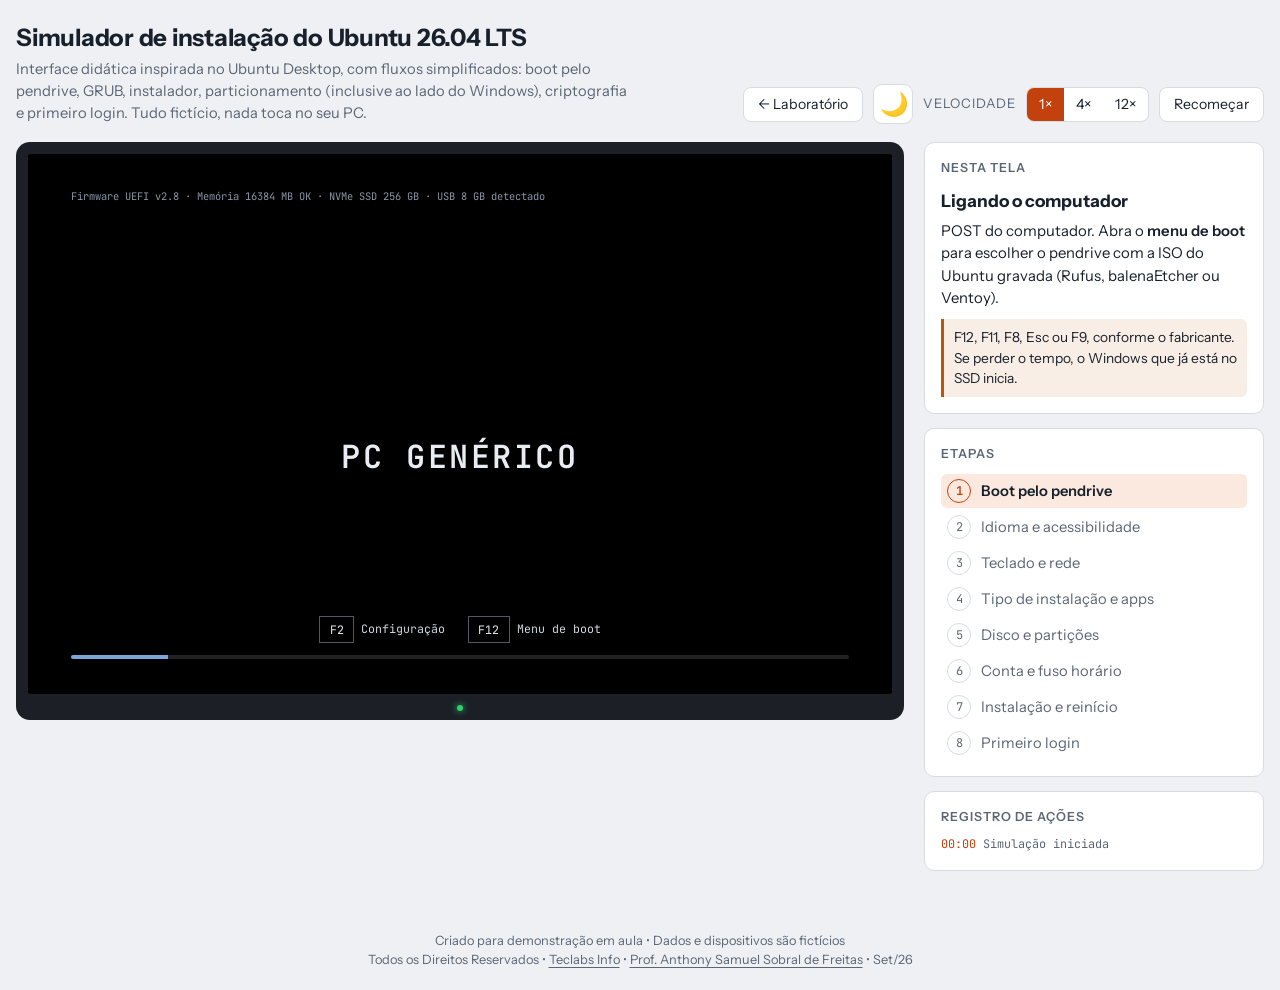
<file: instalacao-ubuntu.html>
<!doctype html>
<html lang="pt-BR">
<head>
<meta charset="utf-8">
<meta name="viewport" content="width=device-width, initial-scale=1, viewport-fit=cover">
<style>:root{padding-top:env(safe-area-inset-top,0px);padding-bottom:env(safe-area-inset-bottom,0px)}body{margin:0}img{max-width:100%}[hidden]{display:none!important}</style>
<title>Laboratórios de Sistemas Operacionais</title>
<meta name="claude:viewport-fit-sides" content="cover">
<link rel="preconnect" href="https://fonts.googleapis.com">
<link rel="stylesheet" href="https://fonts.googleapis.com/css2?family=Instrument+Sans:wght@400;500;600;700&family=JetBrains+Mono:wght@400;600&family=Ubuntu+Sans:wght@300;400;500;600&display=swap">
<style>
/* Layout: mesma bancada do simulador do Windows — monitor simulado à esquerda, roteiro à direita */
:root{
  --bg:#eef0f3; --panel:#ffffff; --fg:#17202b; --muted:#5b6675; --line:#d7dce3;
  --accent:#c2410c; --accent-soft:#fbe9df; --ok:#1f8a4c; --warn:#b5590d; --bezel:#1c2026;
  --f-ui:"Instrument Sans",system-ui,sans-serif; --f-mono:"JetBrains Mono",ui-monospace,Consolas,monospace;
  --f-scr:"Ubuntu Sans",Cantarell,system-ui,sans-serif;
}
@media (prefers-color-scheme: dark){:root:not([data-theme="light"]){
  --bg:#0f1317; --panel:#171c22; --fg:#e6ebf1; --muted:#97a2b0; --line:#2a323c;
  --accent:#f0814a; --accent-soft:#3a1f12; --ok:#4cc184; --warn:#f0a35c; --bezel:#05070a; color-scheme:dark}}
:root[data-theme="dark"]{
  --bg:#0f1317; --panel:#171c22; --fg:#e6ebf1; --muted:#97a2b0; --line:#2a323c;
  --accent:#f0814a; --accent-soft:#3a1f12; --ok:#4cc184; --warn:#f0a35c; --bezel:#05070a; color-scheme:dark}
*{box-sizing:border-box}
body{background:var(--bg);color:var(--fg);font-family:var(--f-ui);font-size:15px;line-height:1.5}
.wrap{max-width:1360px;margin:0 auto;padding-block:20px 40px;padding-left:max(16px,env(safe-area-inset-left,0px));padding-right:max(16px,env(safe-area-inset-right,0px));display:flex;flex-direction:column;gap:18px}
header{display:flex;flex-wrap:wrap;gap:12px 20px;align-items:end;justify-content:space-between}
h1{font-size:1.5rem;margin:0;letter-spacing:-.01em;text-wrap:balance}
header p{margin:2px 0 0;color:var(--muted);font-size:.92rem;max-width:62ch}
.ctrl{display:flex;gap:10px;align-items:center;flex-wrap:wrap}
.ctrl label{font-size:.82rem;color:var(--muted);text-transform:uppercase;letter-spacing:.06em}
.seg{display:flex;border:1px solid var(--line);border-radius:8px;overflow:hidden;background:var(--panel)}
.seg button{border:0;background:none;color:var(--fg);font:inherit;font-size:.88rem;padding:6px 12px;cursor:pointer}
.seg button[aria-pressed="true"]{background:var(--accent);color:#fff}
.ghost{border:1px solid var(--line);background:var(--panel);color:var(--fg);font:inherit;font-size:.88rem;padding:6px 14px;border-radius:8px;cursor:pointer;text-decoration:none}
.ghost:hover{border-color:var(--accent)}
button:focus-visible,select:focus-visible,input:focus-visible,li:focus-visible,a:focus-visible{outline:2px solid var(--accent);outline-offset:2px}
main{display:grid;grid-template-columns:minmax(0,1fr) 340px;gap:20px;align-items:start}
@media (max-width:1000px){main{grid-template-columns:minmax(0,1fr)}}
.monitor{background:var(--bezel);padding:12px 12px 26px;border-radius:14px;position:relative;min-width:0}
.monitor::after{content:"";position:absolute;bottom:9px;left:50%;width:6px;height:6px;margin-left:-3px;border-radius:50%;background:#2fd06a;box-shadow:0 0 6px #2fd06a}
.screen{position:relative;aspect-ratio:16/10;max-width:100%;overflow:hidden;background:#000;border-radius:3px;container-type:inline-size;font-family:var(--f-scr);color:#2b2b2b}
#stage{position:absolute;inset:0;overflow:auto;font-size:clamp(11px,1.42cqw,15px)}
@media (max-width:700px){.screen{aspect-ratio:auto;height:640px}#stage{font-size:12.5px}}
aside{display:flex;flex-direction:column;gap:14px;min-width:0}
.card{background:var(--panel);border:1px solid var(--line);border-radius:10px;padding:16px}
.card h2{font-size:.78rem;text-transform:uppercase;letter-spacing:.08em;color:var(--muted);margin:0 0 10px;font-weight:600}
.phases{list-style:none;margin:0;padding:0;display:flex;flex-direction:column;gap:2px;counter-reset:ph}
.phases li{counter-increment:ph;display:flex;gap:10px;align-items:center;padding:5px 6px;border-radius:6px;font-size:.92rem;color:var(--muted)}
.phases li::before{content:counter(ph);width:22px;height:22px;flex:none;border-radius:50%;border:1.5px solid var(--line);display:grid;place-items:center;font-size:.75rem;font-family:var(--f-mono)}
.phases li.done{color:var(--fg)}.phases li.done::before{content:"✓";background:var(--ok);border-color:var(--ok);color:#fff}
.phases li.cur{background:var(--accent-soft);color:var(--fg);font-weight:600}.phases li.cur::before{border-color:var(--accent);color:var(--accent)}
#gTitle{font-size:1.08rem;margin:0 0 6px;text-wrap:balance}
#gText{margin:0;font-size:.93rem}#gText b{font-weight:600}
#gText code,.tip code{font-family:var(--f-mono);font-size:.85em;background:var(--accent-soft);padding:0 4px;border-radius:3px}
.tip{margin-top:10px;padding:8px 10px;border-left:3px solid var(--warn);background:color-mix(in srgb,var(--warn) 10%,transparent);font-size:.86rem;border-radius:0 6px 6px 0}
.tip:empty{display:none}
#log{font-family:var(--f-mono);font-size:.74rem;max-height:200px;overflow:auto;margin:0;padding:0;list-style:none;display:flex;flex-direction:column;gap:3px;color:var(--muted)}
#log li span{color:var(--accent)}

/* ===== tela simulada ===== */
.post,.bios,.black,.grub,.tty{position:absolute;inset:0;background:#000;color:#cfd6df;font-family:var(--f-mono)}
.post{display:flex;flex-direction:column;justify-content:space-between;padding:4% 5%}
.post .brand{font-size:2.6em;font-weight:600;letter-spacing:.08em;color:#e8edf3;text-align:center;margin-top:12%}
.post .keys{display:flex;gap:2em;flex-wrap:wrap;justify-content:center;font-size:.95em}
.post .keys button{font:inherit;background:none;border:1px solid #556;color:#e8edf3;padding:.3em .8em;cursor:pointer}
.bar{height:.35em;background:#222;margin-top:1em;border-radius:2px;overflow:hidden}.bar i{display:block;height:100%;background:#7aa7d8;width:0}
.bios{background:#0b1a4a;color:#dfe6ff;display:flex;align-items:center;justify-content:center;padding:3%}
.bios .box{border:2px solid #9fb2ea;width:min(92%,640px);background:#0e2364}
.bios .bh{background:#9fb2ea;color:#0b1a4a;padding:.4em .8em;font-weight:600}
.bios ul,.grub ul{list-style:none;margin:0;padding:.8em}
.bios li,.grub li{padding:.3em .6em;cursor:pointer}
.bios li.on{background:#dfe6ff;color:#0b1a4a}
.bios .bf{border-top:1px solid #4a5f9e;padding:.5em .8em;font-size:.85em;color:#a9b8e8}
.grub{display:flex;flex-direction:column;align-items:center;padding:5% 6%;gap:1em}
.grub .gt{color:#ddd}.grub .gb{border:1px solid #bbb;width:100%;max-width:52em;flex:1;min-height:0}
.grub li{color:#ccc}.grub li.on{background:#ddd;color:#000}
.grub .gf{font-size:.85em;color:#aaa;max-width:52em;width:100%}
.black{display:flex;flex-direction:column;align-items:center;justify-content:center;gap:1.4em;font-family:var(--f-scr);color:#fff;text-align:center;padding:5%}
.black .wm{font-size:1.9em;font-weight:300;letter-spacing:.02em}
.black .sub{color:#aaa;font-family:var(--f-mono);font-size:.82em}
.tty{padding:3%;font-size:.88em;line-height:1.45;color:#d0d0d0;overflow:auto}
.dotsp{display:flex;gap:.5em}.dotsp i{width:.55em;height:.55em;border-radius:50%;background:#666;animation:dp 1.4s infinite}
.dotsp i:nth-child(2){animation-delay:.2s}.dotsp i:nth-child(3){animation-delay:.4s}.dotsp i:nth-child(4){animation-delay:.6s}.dotsp i:nth-child(5){animation-delay:.8s}
@keyframes dp{0%,100%{background:#555}40%{background:#e95420}}
@media (prefers-reduced-motion:reduce){.dotsp i{animation-duration:5s}}
/* sistema live */
.live{position:absolute;inset:0;background:radial-gradient(80% 90% at 75% 80%,#c4501f 0%,transparent 60%),radial-gradient(70% 80% at 20% 20%,#5b1d4a 0%,transparent 65%),#2c0f2e;display:flex;flex-direction:column}
.gtop{height:1.9em;background:#0d0d0d;color:#eee;display:flex;align-items:center;justify-content:space-between;padding:0 .8em;font-size:.82em;flex:none}
.gtop .act{display:flex;gap:.3em;align-items:center}.gtop .act i{width:.5em;height:.5em;border-radius:50%;background:#888}.gtop .act i:first-child{width:1.3em;border-radius:1em;background:#eee}
.lbody{flex:1;display:flex;min-height:0;position:relative}
.dock{width:3.6em;background:rgba(20,20,20,.72);display:flex;flex-direction:column;align-items:center;gap:.55em;padding:.7em 0;flex:none}
.dock i{width:2.3em;height:2.3em;border-radius:.55em;display:block}
.dock i.r{margin-top:auto;background:none;display:grid;grid-template-columns:repeat(3,.35em);gap:.25em;justify-content:center;align-content:center}
.dock i.r b{width:.35em;height:.35em;border-radius:50%;background:#ddd}
.iwrap{flex:1;display:flex;align-items:center;justify-content:center;padding:2%;min-width:0}
.iw{background:#fafafa;width:min(100%,50em);height:min(100%,35em);border-radius:.8em;box-shadow:0 1em 3em rgba(0,0,0,.5);display:flex;flex-direction:column;overflow:hidden;position:relative}
.ih{display:flex;align-items:center;justify-content:space-between;padding:.55em .8em;background:#f0f0f0;border-bottom:1px solid #ddd;font-size:.9em}
.ih b{font-weight:600}.ih .x{width:1.4em;height:1.4em;border-radius:50%;background:#ddd;display:grid;place-items:center;font-size:.75em}
.ib{flex:1;overflow:auto;padding:1.4em 2.2em;min-height:0}
.ib h3{font-weight:300;font-size:1.65em;margin:0 0 .3em;color:#2b2b2b;text-wrap:balance}
.ib .lead{color:#555;margin:0 0 1em}
.if{display:flex;align-items:center;gap:.6em;padding:.75em 1.2em;border-top:1px solid #e3e3e3;background:#f6f6f6}
.if .pd{flex:1;display:flex;justify-content:center;gap:.4em}.if .pd i{width:.45em;height:.45em;border-radius:50%;background:#ccc}.if .pd i.on{background:#e95420}
.b{font:inherit;font-size:.95em;padding:.42em 1.3em;border-radius:.4em;border:1px solid #c8c8c8;background:#fff;color:#2b2b2b;cursor:pointer;min-width:6em}
.b:hover{background:#f0f0f0}.b.p{background:#e95420;border-color:#e95420;color:#fff}.b.p:hover{background:#d64a18}
.b.red{background:#c7162b;border-color:#c7162b;color:#fff}
.b:disabled{opacity:.45;cursor:not-allowed}
.lnk{background:none;border:0;color:#b8410f;font:inherit;cursor:pointer;padding:0;text-decoration:underline;text-underline-offset:2px}
.scr select,.scr input[type=text],.scr input[type=password],.scr input[type=search]{font:inherit;padding:.4em .55em;border:1px solid #bbb;border-radius:.35em;background:#fff;color:#2b2b2b;width:100%;min-width:0}
.lst{list-style:none;margin:0;padding:0;border:1px solid #ddd;border-radius:.45em;max-height:14em;overflow:auto;background:#fff}
.lst li{padding:.5em .9em;cursor:pointer;border-bottom:1px solid #f0f0f0;display:flex;justify-content:space-between;gap:1em}
.lst li:hover{background:#fbf1ec}.lst li.on{background:#fbe0d3;font-weight:500}
.ro{display:flex;gap:.8em;align-items:flex-start;padding:.7em .9em;border:1px solid #ddd;border-radius:.5em;background:#fff;margin-bottom:.6em;cursor:pointer}
.ro:hover{border-color:#e95420}.ro input{margin-top:.25em;accent-color:#e95420}
.ro b{display:block;font-weight:500}.ro span{font-size:.9em;color:#666}
.ro.dis{opacity:.5;cursor:not-allowed}
.chk{display:flex;gap:.6em;align-items:flex-start;margin:.5em 0}.chk input{accent-color:#e95420;margin-top:.25em}
.frm{display:grid;grid-template-columns:minmax(0,13em) minmax(0,1fr);gap:.7em 1em;align-items:center}
@container (max-width:520px){.frm{grid-template-columns:minmax(0,1fr)}}
.err{margin-top:.8em;padding:.5em .7em;background:#fde7e9;border:1px solid #f1b5bb;color:#8a1c24;border-radius:.35em;font-size:.9em}
.info{margin-top:.8em;padding:.5em .7em;background:#fff4ce;border:1px solid #e8d48a;color:#5c4a00;border-radius:.35em;font-size:.9em}
.okm{margin-top:.8em;padding:.5em .7em;background:#dff6dd;border:1px solid #9fd89f;color:#0e5a0e;border-radius:.35em;font-size:.9em}
.tw{overflow-x:auto;border:1px solid #d6d6d6;border-radius:.4em;background:#fff}
.tbl{width:100%;border-collapse:collapse;font-size:.9em}
.tbl th{text-align:left;font-weight:500;padding:.4em .6em;border-bottom:1px solid #ddd;background:#f6f6f6;white-space:nowrap}
.tbl td{padding:.4em .6em;white-space:nowrap;border-bottom:1px solid #f2f2f2}
.tbl tr.row{cursor:pointer}.tbl tr.row:hover td{background:#fbf1ec}.tbl tr.row.on td{background:#fbe0d3}
.tbl td.num{text-align:right;font-variant-numeric:tabular-nums}.tbl td.dev{font-family:var(--f-mono);font-size:.92em}
.tbl tr.free td{color:#777;font-style:italic}
.tools{display:flex;gap:.3em;margin-top:.5em;flex-wrap:wrap;align-items:center}
.tools button{font:inherit;min-width:2.2em;padding:.25em .6em;border:1px solid #ccc;background:#fff;border-radius:.3em;cursor:pointer;color:#2b2b2b}
.tools button:disabled{opacity:.4;cursor:default}
.diskbar{display:flex;height:1.6em;border-radius:.3em;overflow:hidden;margin:.6em 0 .3em;border:1px solid #ccc}
.diskbar div{display:flex;align-items:center;justify-content:center;font-size:.75em;color:#fff;overflow:hidden;white-space:nowrap;min-width:2px}
.legend{display:flex;flex-wrap:wrap;gap:.3em 1em;font-size:.8em;color:#555}
.legend i{display:inline-block;width:.7em;height:.7em;border-radius:.15em;margin-right:.3em;vertical-align:middle}
.rng{width:100%;accent-color:#e95420}
.rv dl{display:grid;grid-template-columns:minmax(0,11em) minmax(0,1fr);gap:.45em 1em;margin:0}
.rv dt{color:#666}.rv dd{margin:0}
.rv ul{margin:.3em 0 0;padding-left:1.2em;font-size:.92em}
.modal{position:absolute;inset:0;background:rgba(0,0,0,.4);display:flex;align-items:center;justify-content:center;z-index:5;padding:4%}
.modal .m{background:#fff;width:min(100%,28em);border-radius:.6em;box-shadow:0 .8em 2.4em rgba(0,0,0,.4);overflow:hidden;max-height:100%;display:flex;flex-direction:column}
.modal .mh{padding:.8em 1.2em;font-weight:600;border-bottom:1px solid #eee}
.modal .mb{padding:1em 1.2em;overflow:auto}
.modal .mf{display:flex;justify-content:flex-end;gap:.5em;padding:.7em 1em;background:#f6f6f6}
.slide{background:linear-gradient(135deg,#3b1236,#7a2a46);color:#fff;border-radius:.6em;padding:1.4em 1.6em;min-height:9em;display:flex;flex-direction:column;justify-content:center;gap:.4em}
.slide b{font-size:1.3em;font-weight:400}.slide span{color:#f3d6cb;font-size:.95em}
.pbar{height:.45em;background:#e2e2e2;border-radius:1em;overflow:hidden;margin-top:1em}.pbar i{display:block;height:100%;width:0;background:#e95420;transition:width .2s}
.ilog{margin-top:.8em;background:#1e1e1e;color:#c8e6c9;font-family:var(--f-mono);font-size:.78em;height:9em;overflow:auto;padding:.6em;border-radius:.4em;white-space:pre-wrap}
/* GDM / desktop */
.gdm{position:absolute;inset:0;background:#2b2b2b;color:#fff;display:flex;flex-direction:column}
.gdm .c{flex:1;display:flex;flex-direction:column;align-items:center;justify-content:center;gap:1em;padding:4%}
.av{width:5.5em;height:5.5em;border-radius:50%;background:#e95420;display:grid;place-items:center;font-size:2.2em;font-weight:300}
.gdm input{width:min(100%,16em);text-align:center;background:#444!important;color:#fff!important;border:1px solid #666!important}
.desk{position:absolute;inset:0;display:flex;flex-direction:column;background:radial-gradient(70% 80% at 80% 75%,#d0582a 0%,transparent 55%),radial-gradient(60% 70% at 25% 30%,#6a2152 0%,transparent 65%),#2c0f2e}
.win{position:absolute;top:8%;left:50%;transform:translateX(-50%);width:min(88%,31em);background:#fafafa;color:#2b2b2b;border-radius:.7em;box-shadow:0 1em 3em rgba(0,0,0,.45);overflow:hidden}
.win .wh{padding:.5em .9em;font-size:.88em;background:#f0f0f0;border-bottom:1px solid #e2e2e2;text-align:center;font-weight:600}
.win .wb{padding:1.1em 1.4em}
.win dl{display:grid;grid-template-columns:auto 1fr;gap:.3em 1em;margin:.7em 0 1.1em;font-size:.92em}.win dt{color:#666}.win dd{margin:0}
.toast{position:absolute;left:50%;bottom:5%;transform:translateX(-50%);background:#222;color:#fff;padding:.5em 1em;border-radius:.4em;font-size:.9em;z-index:9;max-width:90%;text-align:center}
</style>
<style>.lab-footer{text-align:center;color:var(--muted);font-size:.8rem;padding:20px} .theme-pick{font:inherit;background:var(--panel);color:var(--fg);border:1px solid var(--line);border-radius:8px;padding:6px}</style><style>.theme-icon{width:40px;height:40px;display:grid;place-items:center;background:var(--panel);color:var(--fg);border:1px solid var(--line);border-radius:9px;font-size:23px;cursor:pointer}.app-symbol{display:grid!important;place-items:center;background:transparent!important;font-style:normal;flex:none}.app-symbol svg{display:block;width:100%;height:100%}.tb .app-symbol{width:2em;height:2em;padding:.12em}.dock .app-symbol{padding:.05em}</style><link rel="icon" type="image/svg+xml" href="data:image/svg+xml,%3Csvg%20xmlns%3D%22http%3A%2F%2Fwww.w3.org%2F2000%2Fsvg%22%20viewBox%3D%220%200%2064%2064%22%3E%3Crect%20width%3D%2264%22%20height%3D%2264%22%20rx%3D%2214%22%20fill%3D%22%23102338%22%2F%3E%3Cpath%20d%3D%22M18%2013h28M18%2051h28M22%2014c0%2012%2020%2024%2020%2036M42%2014c0%2012-20%2024-20%2036%22%20fill%3D%22none%22%20stroke%3D%22%2338bdf8%22%20stroke-width%3D%224%22%20stroke-linecap%3D%22round%22%2F%3E%3Ccircle%20cx%3D%2232%22%20cy%3D%2232%22%20r%3D%224%22%20fill%3D%22%23f6b73c%22%2F%3E%3C%2Fsvg%3E"><style>footer a{color:inherit;text-decoration:underline;text-underline-offset:3px}footer a:hover{color:#168bd2}.eyebrow{text-transform:none}</style></head>
<body>


<div class="wrap">
  <header>
    <div>
      <h1>Simulador de instalação do Ubuntu 26.04 LTS</h1>
      <p>Interface didática inspirada no Ubuntu Desktop, com fluxos simplificados: boot pelo pendrive, GRUB, instalador, particionamento (inclusive ao lado do Windows), criptografia e primeiro login. Tudo fictício, nada toca no seu PC.</p>
    </div>
    <div class="ctrl">
      <a class="ghost" href="index.html" style="text-decoration:none">← Laboratório</a>
      <button type="button" id="theme" class="theme-icon" aria-label="Ativar tema escuro" title="Ativar tema escuro">🌙</button><label for="spd">Velocidade</label>
      <div class="seg" id="spd" role="group" aria-label="Velocidade da simulação">
        <button type="button" data-s="1" aria-pressed="true">1×</button>
        <button type="button" data-s="4" aria-pressed="false">4×</button>
        <button type="button" data-s="12" aria-pressed="false">12×</button>
      </div>
      <button type="button" class="ghost" id="reset">Recomeçar</button>
    </div>
  </header>
  <main>
    <div class="monitor"><div class="screen scr"><div id="stage"></div></div></div>
    <aside>
      <section class="card"><h2>Nesta tela</h2><h3 id="gTitle"></h3><p id="gText"></p><div class="tip" id="gTip"></div></section>
      <section class="card"><h2>Etapas</h2><ol class="phases" id="phases"></ol></section>
      <section class="card"><h2>Registro de ações</h2><ul id="log"></ul></section>
    </aside>
  </main>
</div>

<script>
const $=s=>document.querySelector(s), stage=$('#stage');
const PH=['Boot pelo pendrive','Idioma e acessibilidade','Teclado e rede','Tipo de instalação e apps','Disco e partições','Conta e fuso horário','Instalação e reinício','Primeiro login'];
const FLOW=['ilang','access','kbd','net','tryinst','itype','apps','drivers','disk','account','tz','review'];
const S={speed:1};
const ORIG=()=>[{d:'nvme0n1p1',fs:'fat32',mb:100,used:31,mp:'',fmt:false,lbl:'EFI System Partition',ex:true},
 {d:'nvme0n1p2',fs:'—',mb:16,used:16,mp:'',fmt:false,lbl:'Microsoft reserved',ex:true},
 {d:'nvme0n1p3',fs:'ntfs',mb:242100,used:124000,mp:'',fmt:false,lbl:'Windows 11',ex:true},
 {d:'nvme0n1p4',fs:'ntfs',mb:750,used:520,mp:'',fmt:false,lbl:'Recuperação do Windows',ex:true}];
function fresh(){Object.assign(S,{lang:'Português (Brasil)',kb:'Português (Brasil)',kbv:'Português (Brasil)',net:null,apps:'Seleção padrão',drv:false,media:false,
  dmode:null,adv:'Nenhum',crypt:'',rkey:false,parts:ORIG(),nextN:5,sel:-1,layout:[],dual:false,
  name:'',host:'',user:'',pw:'',reqpw:true,tz:'America/Sao_Paulo',hist:[],cur:null,t0:Date.now()});$('#log').innerHTML=''}
let T=[],keyH=null;
const later=(f,ms)=>{T.push(setTimeout(f,ms/S.speed))};
const every=(f,ms)=>{T.push(setInterval(f,ms))};
function clearAll(){T.forEach(i=>{clearTimeout(i);clearInterval(i)});T=[];keyH=null}
document.addEventListener('keydown',e=>{if(keyH&&!/INPUT|SELECT|TEXTAREA/.test(e.target.tagName))keyH(e)});
const esc=s=>String(s).replace(/[&<>"']/g,c=>({'&':'&amp;','<':'&lt;','>':'&gt;','"':'&quot;',"'":'&#39;'}[c]));
function log(m){const el=document.createElement('li');const s=Math.round((Date.now()-S.t0)/1000);el.innerHTML=`<span>${String(Math.floor(s/60)).padStart(2,'0')}:${String(s%60).padStart(2,'0')}</span> ${esc(m)}`;const L=$('#log');L.appendChild(el);L.scrollTop=L.scrollHeight}
function toast(m){const t=document.createElement('div');t.className='toast';t.textContent=m;stage.appendChild(t);setTimeout(()=>t.remove(),2800)}
const gb=mb=>mb>=1024?(mb/1024).toFixed(1).replace('.',',')+' GB':Math.round(mb)+' MB';
function setGuide(d){$('#gTitle').textContent=d.t;$('#gText').innerHTML=d.g;$('#gTip').innerHTML=d.tip||'';
  $('#phases').innerHTML=PH.map((p,i)=>`<li class="${i<d.p?'done':i===d.p?'cur':''}">${p}</li>`).join('')}
function go(n,push=true){clearAll();if(push&&S.cur&&INST.has(S.cur)&&INST.has(n))S.hist.push(S.cur);S.cur=n;const d=SC[n]();stage.innerHTML=d.h;stage.scrollTop=0;setGuide(d);
  const bk=$('#bk');if(bk)bk.onclick=()=>{const p=S.hist.pop();if(p)go(p,false)};d.a&&d.a()}
const INST=new Set([...FLOW,'alongside','manual','crypt']);
const spinner='<div class="dotsp"><i></i><i></i><i></i><i></i><i></i></div>';
const topbar=()=>{const t=new Date();return`<div class="gtop"><span class="act"><i></i><i></i><i></i></span><span>${t.toLocaleDateString('pt-BR',{day:'numeric',month:'short'})} ${t.toLocaleTimeString('pt-BR',{hour:'2-digit',minute:'2-digit'})}</span><span>⏻</span></div>`};
const dock=`<div class="dock"><i class="app-symbol" role="img" aria-label="Arquivos" title="Arquivos"><svg xmlns="http://www.w3.org/2000/svg" viewBox="0 0 48 48" width="32" height="32" aria-hidden="true"><path fill="#e9a329" d="M4 10h16l5 6h19v26H4z"/><path fill="#ffd568" d="M3 20h42l-4 22H7z"/></svg></i><i class="app-symbol" role="img" aria-label="Firefox" title="Firefox"><svg xmlns="http://www.w3.org/2000/svg" viewBox="0 0 48 48" width="32" height="32" aria-hidden="true"><circle cx="24" cy="25" r="17" fill="#7d43c8"/><path fill="#ff9427" d="M8 7l9 6 11-5-1 10 9-7c17 21-3 41-23 30C1 35 1 18 8 7zm8 16c-5 12 12 18 17 8-9 3-14-2-13-7z"/></svg></i><i class="app-symbol" role="img" aria-label="Instalador Ubuntu" title="Instalador Ubuntu"><svg xmlns="http://www.w3.org/2000/svg" viewBox="0 0 48 48" width="32" height="32" aria-hidden="true"><circle cx="24" cy="24" r="22" fill="#e95420"/><circle cx="24" cy="24" r="11" fill="none" stroke="white" stroke-width="4"/><g fill="white" stroke="#e95420" stroke-width="2"><circle cx="37" cy="24" r="5"/><circle cx="18" cy="13" r="5"/><circle cx="18" cy="35" r="5"/></g></svg></i><i class="app-symbol" role="img" aria-label="Configurações" title="Configurações"><svg xmlns="http://www.w3.org/2000/svg" viewBox="0 0 48 48" width="32" height="32" aria-hidden="true"><g fill="#bdc6d1"><path d="M20 2h8l2 8 7-3 6 6-3 7 8 2v8l-8 2 3 7-6 6-7-3-2 6h-8l-2-6-7 3-6-6 3-7-8-2v-8l8-2-3-7 6-6 7 3z"/><circle cx="24" cy="25" r="13" fill="#566271"/><circle cx="24" cy="25" r="7" fill="#dbe4ee"/></g></svg></i><i class="r"><b></b><b></b><b></b><b></b><b></b><b></b><b></b><b></b><b></b></i></div>`;
function inst(body,o={}){const k=FLOW.indexOf(o.dot||S.cur);
  return`<div class="live">${topbar()}<div class="lbody">${dock}<div class="iwrap"><div class="iw"><div class="ih"><span style="width:1.4em"></span><b>Instalar Ubuntu 26.04 LTS</b><span class="x" aria-hidden="true">✕</span></div>
  <div class="ib">${body}</div>${o.nofoot?'':`<div class="if">${o.back===false?'<span style="min-width:6em"></span>':'<button class="b" id="bk">Voltar</button>'}<div class="pd">${FLOW.map((_,i)=>`<i class="${i===k?'on':''}"></i>`).join('')}</div><button class="b p" id="nx" ${o.dis?'disabled':''}>${o.next||'Próximo'}</button></div>`}</div></div></div></div>`}
function modal(title,body,btns){const m=document.createElement('div');m.className='modal';
  m.innerHTML=`<div class="m" role="dialog"><div class="mh">${title}</div><div class="mb">${body}</div><div class="mf">${btns.map((b,i)=>`<button class="b ${b.c||''}" data-i="${i}">${b.l}</button>`).join('')}</div></div>`;
  m.querySelector('.mf').onclick=e=>{const i=e.target.dataset.i;if(i===undefined)return;const r=btns[i].f?btns[i].f(m):undefined;if(r!==false)m.remove()};stage.appendChild(m);return m}
function listPick(sel,cb){const ul=$(sel);ul.onclick=e=>{const li=e.target.closest('li');if(!li)return;ul.querySelectorAll('li').forEach(x=>x.classList.toggle('on',x===li));cb&&cb(li)}}
const radios=n=>stage.querySelector(`input[name="${n}"]:checked`)?.value;

const SC={
post(){return{p:0,t:'Ligando o computador',g:'POST do computador. Abra o <b>menu de boot</b> para escolher o pendrive com a ISO do Ubuntu gravada (Rufus, balenaEtcher ou Ventoy).',
 tip:'F12, F11, F8, Esc ou F9, conforme o fabricante. Se perder o tempo, o Windows que já está no SSD inicia.',
 h:`<div class="post"><div style="font-size:.85em;color:#8a96a6">Firmware UEFI v2.8 · Memória 16384 MB OK · NVMe SSD 256 GB · USB 8 GB detectado</div><div class="brand">PC GENÉRICO</div>
 <div><div class="keys"><span><button id="kF2">F2</button> Configuração</span><span><button id="kF12">F12</button> Menu de boot</span></div><div class="bar"><i id="pb"></i></div></div></div>`,
 a(){let p=0;every(()=>{p+=1.25*S.speed;$('#pb').style.width=Math.min(p,100)+'%';if(p>=100){log('Perdeu o POST; iniciou o Windows');go('oldsys')}},100);
  const f=()=>{log('F12: menu de boot');go('bios')};$('#kF12').onclick=f;$('#kF2').onclick=()=>toast('Não precisa entrar na UEFI aqui. Use F12.');
  keyH=e=>{if(['F12','F11','Escape'].includes(e.key)){e.preventDefault();f()}}}}},
oldsys(){return{p:0,t:'Iniciou o sistema antigo',g:'O PC seguiu a ordem de boot padrão e carregou o Windows do SSD.',tip:'Se o pendrive nem aparece no menu, desative o Secure Boot só se a ISO for antiga. O Ubuntu 26.04 inicia normalmente com Secure Boot ligado.',
 h:`<div class="black">${spinner}<div>Carregando o Windows do SSD…</div><button class="b" id="rb">Reiniciar e tentar de novo</button></div>`,a(){$('#rb').onclick=()=>go('post')}}},
bios(){const it=['Windows Boot Manager (NVMe SSD 256GB)','UEFI: USB Flash Drive 8GB, Partition 1','UEFI: PXE IPv4 Ethernet','Entrar na configuração'];let s=0;
 return{p:0,t:'Menu de boot',g:'Escolha <b>UEFI: USB</b> com ↑ ↓ e Enter, ou clique duas vezes. Instalar em modo UEFI é o que permite dual boot com o Windows 11.',
 tip:'Se o pendrive aparecer duas vezes, uma sem “UEFI”, evite essa: ela inicia em modo legado (BIOS) e o dual boot com Windows UEFI não funciona direito.',
 h:`<div class="bios"><div class="box"><div class="bh">Menu de inicialização</div><ul id="bl">${it.map((x,i)=>`<li data-i="${i}" class="${i?'':'on'}">${x}</li>`).join('')}</ul><div class="bf">↑↓ Mover · Enter Selecionar · clique duplo também funciona</div></div></div>`,
 a(){const L=$('#bl');const draw=()=>L.querySelectorAll('li').forEach((li,i)=>li.classList.toggle('on',i===s));
  const pick=()=>{if(s===1){log('Boot pelo pendrive');go('grub')}else if(s===0){log('Boot pelo SSD');go('oldsys')}else toast('Escolha o pendrive USB.')};
  L.onclick=e=>{const li=e.target.closest('li');if(li){s=+li.dataset.i;draw()}};L.ondblclick=e=>{if(e.target.closest('li'))pick()};
  keyH=e=>{if(e.key==='ArrowDown'){s=(s+1)%4;draw();e.preventDefault()}else if(e.key==='ArrowUp'){s=(s+3)%4;draw();e.preventDefault()}else if(e.key==='Enter')pick()}}}},
grub(){const it=['*Try or Install Ubuntu','Ubuntu (safe graphics)','Boot from next volume','UEFI Firmware Settings'];let s=0,c=30;
 return{p:0,t:'Menu do GRUB do pendrive',g:'Este é o GRUB da mídia de instalação. <b>Try or Install Ubuntu</b> é o padrão. Use <b>safe graphics</b> se a tela ficar preta ou travar no boot, comum com placas NVIDIA.',
 tip:'Se nada for apertado, o item marcado inicia sozinho quando a contagem acaba.',
 h:`<div class="grub"><div class="gt">GNU GRUB  version 2.12</div><div class="gb"><ul id="gl">${it.map((x,i)=>`<li data-i="${i}" class="${i?'':'on'}">${x}</li>`).join('')}</ul></div>
  <div class="gf">Use as teclas ↑ e ↓ para selecionar. Enter inicia o item marcado.<br>O item destacado será executado automaticamente em <span id="gc">30</span>s.</div></div>`,
 a(){const L=$('#gl');const draw=()=>L.querySelectorAll('li').forEach((li,i)=>li.classList.toggle('on',i===s));let stop=false;
  const pick=()=>{if(s<=1){log('GRUB: '+it[s].replace('*',''));go('boot')}else if(s===2){log('Pulou para o próximo volume');go('oldsys')}else toast('Configuração da UEFI fora do escopo.')};
  const tick=()=>{if(stop)return;c--;$('#gc').textContent=c;if(c<=0)pick();else later(tick,1000)};later(tick,1000);
  L.onclick=e=>{const li=e.target.closest('li');if(li){stop=true;s=+li.dataset.i;draw()}};L.ondblclick=e=>{if(e.target.closest('li'))pick()};
  keyH=e=>{stop=true;if(e.key==='ArrowDown'){s=(s+1)%4;draw();e.preventDefault()}else if(e.key==='ArrowUp'){s=(s+3)%4;draw();e.preventDefault()}else if(e.key==='Enter')pick()}}}},
boot(){return{p:0,t:'Iniciando o sistema live',g:'O Ubuntu está carregando direto do pendrive, em modo “live”. Nada foi gravado no SSD ainda.',
 tip:'Se aparecer a mensagem de checagem do disco, pode deixar terminar ou apertar Ctrl+C para pular.',
 h:`<div class="black"><div class="wm">Ubuntu 26.04 LTS</div>${spinner}<div class="sub" id="bs">/dev/sda1: clean, 1271/489600 files</div></div>`,
 a(){later(()=>{$('#bs').textContent='Iniciando GNOME…'},2200);later(()=>{log('Sistema live carregado');go('ilang')},4200)}}},
ilang(){const L=['Deutsch','English','Español','Français','Italiano','Português','Português (Brasil)','Русский','中文(简体)'];
 return{p:1,t:'Idioma',g:'Idioma do instalador e do sistema instalado. Os pacotes de tradução entram durante a instalação se houver internet.',
 h:inst(`<h3>Bem-vindo ao Ubuntu</h3><p class="lead">Selecione seu idioma</p><ul class="lst" id="L">${L.map(x=>`<li class="${x===S.lang?'on':''}">${x}</li>`).join('')}</ul>`,{back:false}),
 a(){listPick('#L');$('#nx').onclick=()=>{S.lang=stage.querySelector('#L li.on').textContent;log('Idioma: '+S.lang);go('access')}}}},
access(){return{p:1,t:'Acessibilidade',g:'Opções para visão, audição e coordenação motora, aplicadas já no instalador. Se não precisar, só avance.',
 h:inst(`<h3>Acessibilidade no Ubuntu</h3><p class="lead">Ajuste estas opções agora ou depois, em Configurações.</p>
 ${[['Visão','Alto contraste, texto grande, leitor de tela, zoom'],['Audição','Alertas visuais'],['Digitação','Teclado na tela, teclas de aderência, repetição'],['Apontar e clicar','Teclas do mouse, clique secundário simulado']].map(([a,b])=>`<div class="ro" data-t="${a}"><span style="flex:1"><b>${a}</b><span>${b}</span></span><span>›</span></div>`).join('')}`),
 a(){stage.querySelectorAll('.ro').forEach(r=>r.onclick=()=>toast(r.dataset.t+': opções ficam disponíveis em Configurações > Acessibilidade.'));$('#nx').onclick=()=>go('kbd')}}},
kbd(){const L=['Inglês (EUA)','Português','Português (Brasil)','Espanhol','Francês'];const V={'Português (Brasil)':['Português (Brasil)','Português (Brasil, sem teclas mortas)','Português (Brasil, ThinkPad)','Português (Brasil, Nativo)'],'Inglês (EUA)':['Inglês (EUA)','Inglês (EUA, internacional com teclas mortas)'],'Português':['Português','Português (sem teclas mortas)'],'Espanhol':['Espanhol'],'Francês':['Francês']};
 return{p:2,t:'Layout do teclado',g:'Teclado brasileiro com Ç é <b>Português (Brasil)</b>. Use o campo de teste para conferir: digite ç, acentos e /?. Se o / ou o ? não saírem, o layout está errado.',
 tip:'Teclado de notebook importado (sem Ç) normalmente é <b>Inglês (EUA, internacional com teclas mortas)</b>.',
 h:inst(`<h3>Layout do teclado</h3><p class="lead">Selecione o layout do seu teclado</p><div style="display:grid;grid-template-columns:minmax(0,1fr) minmax(0,1fr);gap:.8em">
  <ul class="lst" id="L">${L.map(x=>`<li class="${x===S.kb?'on':''}">${x}</li>`).join('')}</ul><ul class="lst" id="V"></ul></div>
  <input type="text" id="kt" placeholder="Digite aqui para testar o teclado" style="margin-top:.8em"><div style="margin-top:.6em"><button class="lnk" id="det">Detectar layout do teclado</button></div>`),
 a(){const dv=()=>{$('#V').innerHTML=V[S.kb].map(x=>`<li class="${x===S.kbv?'on':''}">${x}</li>`).join('');if(!V[S.kb].includes(S.kbv)){S.kbv=V[S.kb][0];$('#V li').classList.add('on')}};dv();
  listPick('#L',li=>{S.kb=li.textContent;dv()});listPick('#V',li=>S.kbv=li.textContent);
  $('#det').onclick=()=>toast('Detecção: pressione a tecla à direita do L. Se for Ç, o layout é Português (Brasil).');
  $('#nx').onclick=()=>{log('Teclado: '+S.kbv);go('net')}}}},
net(){const W=[['Casa_5G','▂▄▆█'],['Casa_2.4G','▂▄▆_'],['Vizinho-Fibra','▂▄__']];let pick=null;
 return{p:2,t:'Conexão com a internet',g:'Com internet o instalador baixa atualizações, pacotes de idioma completos e drivers. Sem internet também dá para instalar.',
 tip:'Cabo de rede é detectado sozinho. Se o Wi-Fi não aparecer, a placa pode precisar de driver proprietário: conecte por cabo ou pelo celular em modo roteador USB.',
 h:inst(`<h3>Conectar à internet</h3><p class="lead">Conectar o dispositivo permite instalar atualizações e software de terceiros.</p>
  <label class="ro"><input type="radio" name="n" value="cabo"><span><b>Usar conexão cabeada</b><span>Nenhum cabo de rede detectado</span></span></label>
  <label class="ro"><input type="radio" name="n" value="wifi"><span><b>Conectar a uma rede Wi-Fi</b><span>Escolha uma rede da lista</span></span></label>
  <div id="wl" hidden style="margin:-.2em 0 .7em 2em"><ul class="lst" id="L">${W.map(([a,b])=>`<li data-n="${a}"><span>${a}</span><span style="font-family:var(--f-mono);color:#e95420">${b}</span></li>`).join('')}</ul>
   <div id="pw" hidden style="margin-top:.6em;display:flex;gap:.5em"><input type="password" id="wp" aria-label="Senha do Wi-Fi" placeholder="Senha (mín. 8, fictícia)"><button class="b p" id="wc">Conectar</button></div><div id="wm"></div></div>
  <label class="ro"><input type="radio" name="n" value="nao"><span><b>Não quero me conectar à internet agora</b><span>A instalação continua offline</span></span></label>`,{dis:true}),
 a(){stage.querySelectorAll('input[name=n]').forEach(r=>r.onchange=()=>{const v=radios('n');$('#wl').hidden=v!=='wifi';
   if(v==='cabo'){toast('Nenhum cabo de rede detectado neste PC.');r.checked=false;$('#nx').disabled=true;return}$('#nx').disabled=v==='wifi'&&!S.net});
  listPick('#L',li=>{pick=li.dataset.n;$('#pw').hidden=false;$('#wp').focus()});
  $('#wc').onclick=()=>{if($('#wp').value.length<8){$('#wm').innerHTML='<div class="err">Senha curta demais. Redes WPA2 usam pelo menos 8 caracteres.</div>';return}S.net=pick;$('#pw').hidden=true;$('#wm').innerHTML=`<div class="okm">Conectado a ${esc(pick)}</div>`;$('#nx').disabled=false;log('Wi-Fi: '+pick)};
  $('#nx').onclick=()=>{if(radios('n')==='nao'){S.net=null;log('Sem internet')}go('tryinst')}}}},
tryinst(){return{p:3,t:'Experimentar ou instalar',g:'<b>Experimentar</b> abre o Ubuntu live para testar hardware (Wi-Fi, som, vídeo) sem instalar. O ícone do instalador fica na área de trabalho. Aqui seguimos com <b>Instalar</b>.',
 h:inst(`<h3>O que você deseja fazer com o Ubuntu?</h3>
  <label class="ro"><input type="radio" name="w" value="i" checked><span><b>Instalar o Ubuntu</b><span>Instala o Ubuntu neste computador</span></span></label>
  <label class="ro"><input type="radio" name="w" value="t"><span><b>Experimentar o Ubuntu</b><span>Teste sem fazer alterações. Você pode instalar depois.</span></span></label>`),
 a(){$('#nx').onclick=()=>{if(radios('w')==='t'){toast('O modo live fica fora desta simulação. Selecione Instalar.');return}log('Instalar o Ubuntu');go('itype')}}}},
itype(){return{p:3,t:'Tipo de instalação',g:'<b>Interativa</b> é o caminho normal, tela por tela. <b>Automatizada</b> lê um arquivo <code>autoinstall.yaml</code> com todas as respostas, útil para instalar em muitos PCs iguais.',
 h:inst(`<h3>Como você deseja instalar o Ubuntu?</h3>
  <label class="ro"><input type="radio" name="w" value="i" checked><span><b>Instalação interativa</b><span>Configure tudo passo a passo</span></span></label>
  <label class="ro"><input type="radio" name="w" value="a"><span><b>Instalação automatizada</b><span>Use um arquivo de autoinstalação para padronizar</span></span></label>`),
 a(){$('#nx').onclick=()=>{if(radios('w')==='a'){toast('Exige um autoinstall.yaml por URL. Use a interativa nesta simulação.');return}go('apps')}}}},
apps(){return{p:3,t:'Aplicativos',g:'<b>Padrão</b> traz o essencial: navegador e utilitários. <b>Estendida</b> adiciona pacote de escritório, jogos simples e outros apps. Tudo pode ser instalado depois pela Central de Apps.',
 h:inst(`<h3>Aplicativos</h3><p class="lead">Escolha com o que começar. Você pode instalar e remover depois.</p>
  <label class="ro"><input type="radio" name="w" value="Seleção padrão" ${S.apps==='Seleção padrão'?'checked':''}><span><b>Seleção padrão</b><span>Só o essencial: navegador web e utilitários básicos</span></span></label>
  <label class="ro"><input type="radio" name="w" value="Seleção estendida" ${S.apps!=='Seleção padrão'?'checked':''}><span><b>Seleção estendida</b><span>Ferramentas de escritório e utilitários extras. Ideal para uso offline.</span></span></label>`),
 a(){$('#nx').onclick=()=>{S.apps=radios('w');log('Apps: '+S.apps);go('drivers')}}}},
drivers(){return{p:3,t:'Software de terceiros',g:'Marque <b>drivers gráficos e de Wi-Fi</b> se tiver placa NVIDIA ou Wi-Fi Broadcom. <b>Formatos de mídia</b> instala codecs para MP3, MP4 e afins.',
 tip:'Sem internet, essas opções só são instaladas se o pacote já estiver no pendrive. Dá para instalar depois com o app “Drivers adicionais”.',
 h:inst(`<h3>Otimize seu computador</h3><p class="lead">O Ubuntu usa software de código aberto. Alguns drivers e codecs são proprietários.</p>
  <label class="chk"><input type="checkbox" id="c1" ${S.drv?'checked':''}><span><b>Instalar software de terceiros para placas gráficas e Wi-Fi</b><br><span style="color:#666;font-size:.9em">Esses drivers têm licença própria e podem exigir configuração do Secure Boot (MOK).</span></span></label>
  <label class="chk"><input type="checkbox" id="c2" ${S.media?'checked':''}><span><b>Baixar e instalar suporte para formatos de mídia adicionais</b><br><span style="color:#666;font-size:.9em">Codecs com termos de licença específicos.</span></span></label><div id="dm"></div>`),
 a(){$('#c1').onchange=e=>{$('#dm').innerHTML=e.target.checked?'<div class="info">Com Secure Boot ligado, no primeiro reinício pode aparecer uma tela azul “Perform MOK management”. Escolha <b>Enroll MOK</b> e digite a senha que o instalador pedir.</div>':''};
  $('#nx').onclick=()=>{S.drv=$('#c1').checked;S.media=$('#c2').checked;log(`Terceiros: drivers ${S.drv?'sim':'não'}, mídia ${S.media?'sim':'não'}`);go('disk')}}}},
disk(){return{p:4,t:'Configuração do disco',g:'A decisão mais importante. <b>Apagar o disco</b> remove o Windows e tudo mais. <b>Instalar ao lado do Windows</b> encolhe a partição do Windows e cria o dual boot. <b>Manual</b> deixa você montar as partições.',
 tip:'Antes do dual boot: no Windows, desative a <b>Inicialização rápida</b> e, se o BitLocker estiver ativo, suspenda-o e guarde a chave de recuperação.',
 h:inst(`<h3>Como deseja instalar o Ubuntu?</h3><p class="lead">Este computador tem o Windows 11 instalado.</p>
  <label class="ro"><input type="radio" name="w" value="along" ${S.dmode==='along'?'checked':''}><span><b>Instalar o Ubuntu ao lado do Windows</b><span>Escolha o espaço de cada um. Na inicialização você escolhe qual sistema usar.</span></span></label>
  <label class="ro"><input type="radio" name="w" value="erase" ${S.dmode==='erase'?'checked':''}><span><b>Apagar o disco e instalar o Ubuntu</b><span>Atenção: apaga todos os arquivos e o Windows 11.</span></span></label>
  <div style="margin:-.2em 0 .7em 2.2em;display:flex;gap:.8em;align-items:center;flex-wrap:wrap"><button class="b" id="adv" ${S.dmode==='erase'?'':'disabled'}>Recursos avançados…</button><span id="advl" style="font-size:.9em;color:#666">${esc(S.adv)}</span></div>
  <label class="ro"><input type="radio" name="w" value="manual" ${S.dmode==='manual'?'checked':''}><span><b>Instalação manual</b><span>Crie, redimensione ou escolha as partições você mesmo.</span></span></label>`,{dis:!S.dmode}),
 a(){stage.querySelectorAll('input[name=w]').forEach(r=>r.onchange=()=>{S.dmode=radios('w');$('#nx').disabled=false;$('#adv').disabled=S.dmode!=='erase'});
  $('#adv').onclick=()=>{const O=[['Nenhum','Sem LVM nem criptografia'],['Usar LVM','Facilita redimensionar e criar snapshots depois'],['Usar LVM e criptografia','Disco inteiro protegido por senha (LUKS)'],['Usar ZFS','Sistema de arquivos com snapshots e compressão'],['Criptografia com TPM','Desbloqueio automático pelo chip TPM (sem senha no boot)']];
   modal('Recursos avançados',O.map(([a,b])=>`<label class="ro"><input type="radio" name="av" value="${a}" ${a===S.adv?'checked':''}><span><b>${a}</b><span>${b}</span></span></label>`).join(''),
    [{l:'Cancelar'},{l:'OK',c:'p',f:()=>{S.adv=radios('av');$('#advl').textContent=S.adv;log('Avançado: '+S.adv)}}])};
  $('#nx').onclick=()=>{const m=S.dmode;
   if(m==='along')go('alongside');else if(m==='manual'){S.sel=-1;go('manual')}
   else modal('Apagar o disco inteiro?',`<p style="margin:0">Todos os dados do <b>NVMe SSD 256 GB (nvme0n1)</b> serão apagados, incluindo o Windows 11 e seus arquivos.</p>`,[{l:'Cancelar'},{l:'Apagar e continuar',c:'red',f:()=>{eraseLayout();log('Apagar disco ('+S.adv+')');go(/criptografia$/.test(S.adv)||S.adv==='Usar LVM e criptografia'?'crypt':'account')}}])}}}},
alongside(){const tot=243200,used=124000,minWin=used+10240,minU=25600;let win=Math.round((tot-minU*2)/1024)*1024;if(win<minWin)win=minWin;
 return{p:4,t:'Dividir o espaço',g:'Arraste para definir quanto fica com cada sistema. O Windows não pode ficar menor que o espaço que já usa. O Ubuntu precisa de pelo menos 25 GB.',
 tip:'Deixe folga para os dois: o Windows 11 cresce com atualizações. Para uso real, 60 GB ou mais para o Ubuntu é confortável.',
 h:inst(`<h3>Instalar o Ubuntu ao lado do Windows</h3><p class="lead">Redimensione a partição do Windows 11 (nvme0n1p3).</p>
  <div class="diskbar" aria-hidden="true"><div style="flex:0 0 auto;width:1.5%;background:#7a7a7a"></div><div id="bw" style="background:#2a6fb8">Windows</div><div id="bu" style="background:#e95420">Ubuntu</div></div>
  <input type="range" class="rng" id="sl" min="${minWin}" max="${tot-minU}" step="512" value="${win}" aria-label="Tamanho do Windows">
  <div style="display:flex;justify-content:space-between;font-variant-numeric:tabular-nums;margin-top:.3em"><span>Windows 11: <b id="lw"></b><br><small style="color:#666">usado: ${gb(used)}</small></span><span style="text-align:right">Ubuntu: <b id="lu"></b><br><small style="color:#666">mínimo: ${gb(minU)}</small></span></div>
  <div class="info">Redimensionar NTFS é seguro na maioria dos casos, mas tenha backup. Se o Windows hibernou ou está com Inicialização rápida, o redimensionamento pode falhar.</div>`),
 a(){const sl=$('#sl');const up=()=>{const w=+sl.value,u=tot-w;$('#lw').textContent=gb(w);$('#lu').textContent=gb(u);$('#bw').style.flex=w;$('#bu').style.flex=u};up();sl.oninput=up;
  $('#nx').onclick=()=>{const w=+sl.value,u=tot-w;S.parts=ORIG();S.parts[2].mb=w;S.parts.splice(3,0,{d:'nvme0n1p5',fs:'ext4',mb:u,used:0,mp:'/',fmt:true,lbl:'Ubuntu'});
   S.layout=[`nvme0n1p3 (Windows) redimensionada para ${gb(w)}`,`nvme0n1p5 nova, ext4 em / (${gb(u)})`,'nvme0n1p1 (EFI) reaproveitada em /boot/efi, sem formatar'];S.dual=true;S.crypt='';log('Lado a lado: Ubuntu '+gb(u));go('account')}}}},
manual(){return{p:4,t:'Particionamento manual',g:'Monte as partições. O mínimo: uma partição <b>ext4 em /</b> com 25 GB ou mais e a partição EFI em <b>/boot/efi</b>. Para manter o Windows, reaproveite a EFI <b>sem formatar</b> e encolha o NTFS para abrir espaço.',
 tip:'Caminho rápido para dual boot: selecione nvme0n1p3 → Editar → reduza o tamanho. Selecione o espaço livre → + → ext4, /. Selecione nvme0n1p1 → Editar → ponto /boot/efi. O Ubuntu atual usa arquivo de swap, então partição swap é opcional.',
 h:inst(`<h3>Instalação manual</h3><p class="lead" style="margin-bottom:.4em">NVMe SSD 256 GB (/dev/nvme0n1) · tabela GPT</p><div class="diskbar" id="db" aria-hidden="true"></div><div class="legend" id="lg"></div>
  <div class="tw" style="margin-top:.6em"><table class="tbl" id="dt"></table></div>
  <div class="tools"><button id="tA" title="Nova partição" aria-label="Nova partição">+</button><button id="tD" title="Excluir" aria-label="Excluir partição">−</button><button id="tE">Editar</button><button id="tR" style="margin-left:auto">Reverter</button></div>
  <div class="frm" style="margin-top:.8em"><label for="blc">Carregador de inicialização</label><select id="blc"><option>NVMe SSD 256 GB (/dev/nvme0n1)</option></select></div><div id="dm"></div>`),
 a(){drawManual()}}},
crypt(){return{p:4,t:'Chave de segurança do disco',g:'Esta senha será pedida <b>toda vez que o PC ligar</b>, antes do login, para destravar o disco. É diferente da senha do usuário.',
 tip:'Perdeu a chave, perdeu os dados. Não existe recuperação. A chave de recuperação é um segundo código para guardar fora do PC.',
 h:inst(`<h3>Escolha uma chave de segurança</h3><p class="lead">A criptografia do disco protege seus arquivos se o computador for perdido ou roubado.</p>
  <div style="display:flex;flex-direction:column;gap:.6em;max-width:24em"><input type="password" id="k1" placeholder="Escolha uma chave de segurança" aria-label="Chave de segurança"><input type="password" id="k2" placeholder="Confirmar a chave" aria-label="Confirmar a chave"></div>
  <label class="chk"><input type="checkbox" id="rk"><span>Criar também uma chave de recuperação</span></label><div id="km"></div>`,{dot:'disk'}),
 a(){$('#nx').onclick=()=>{const a=$('#k1').value,b=$('#k2').value;if(a.length<4){$('#km').innerHTML='<div class="err">Digite uma chave de segurança.</div>';return}if(a!==b){$('#km').innerHTML='<div class="err">As chaves não coincidem.</div>';return}
  S.crypt=a;S.rkey=$('#rk').checked;log('Chave de criptografia definida (fictícia)');go('account')}}}},
account(){return{p:5,t:'Criar a conta',g:'O <b>nome de usuário</b> vira a pasta <code>/home/usuario</code> e o login no terminal: só letras minúsculas, números, hífen e sublinhado. Esse primeiro usuário recebe permissão de administrador (<code>sudo</code>).',
 tip:'“Exigir minha senha para entrar” desligado ativa o login automático. Prático, mas qualquer pessoa que ligar o PC entra na sua conta.',
 h:inst(`<h3>Crie sua conta</h3><div class="frm">
  <label for="a1">Seu nome</label><input type="text" id="a1" value="${esc(S.name)}" autocomplete="off">
  <label for="a2">Nome do computador</label><input type="text" id="a2" value="${esc(S.host)}" autocomplete="off">
  <label for="a3">Nome de usuário</label><input type="text" id="a3" value="${esc(S.user)}" autocomplete="off">
  <label for="a4">Senha</label><input type="password" id="a4">
  <label for="a5">Confirmar senha</label><input type="password" id="a5">
  <span></span><span id="st" style="font-size:.85em;color:#666"></span></div>
  <label class="chk"><input type="checkbox" id="a6" ${S.reqpw?'checked':''}><span>Exigir minha senha para entrar</span></label>
  <label class="chk"><input type="checkbox" id="a7"><span>Usar Active Directory</span></label><div id="am"></div>`),
 a(){let touchedH=!!S.host,touchedU=!!S.user;const slug=s=>s.normalize('NFD').replace(/[̀-ͯ]/g,'').toLowerCase();
  $('#a1').oninput=e=>{const f=slug(e.target.value).split(/\s+/)[0]||'';if(!touchedU)$('#a3').value=f.replace(/[^a-z0-9_-]/g,'');if(!touchedH)$('#a2').value=f?f.replace(/[^a-z0-9-]/g,'')+'-pc':''};
  $('#a2').oninput=()=>touchedH=true;$('#a3').oninput=()=>touchedU=true;
  $('#a4').oninput=e=>{const v=e.target.value;const sc=(v.length>=8)+(/[A-Z]/.test(v)&&/[a-z]/.test(v))+/\d/.test(v)+/[^A-Za-z0-9]/.test(v);$('#st').textContent=v?['Senha fraca','Senha fraca','Senha razoável','Senha boa','Senha forte'][sc]:''};
  $('#a7').onchange=e=>{if(e.target.checked){toast('Active Directory é para redes corporativas. Fora desta simulação.');e.target.checked=false}};
  $('#nx').onclick=()=>{const n=$('#a1').value.trim(),h=$('#a2').value.trim(),u=$('#a3').value.trim(),p=$('#a4').value,c=$('#a5').value;const E=m=>$('#am').innerHTML=`<div class="err">${m}</div>`;
   if(!n)return E('Digite seu nome.');if(!/^[a-z0-9][a-z0-9-]{0,62}$/.test(h))return E('Nome do computador: só letras minúsculas, números e hífen, começando por letra ou número.');
   if(!/^[a-z_][a-z0-9_-]{0,31}$/.test(u))return E('Nome de usuário inválido. Use letras minúsculas, números, hífen ou sublinhado, começando por letra.');
   if(['root','daemon','bin','sys','admin','ubuntu','sudo'].includes(u))return E('Esse nome de usuário é reservado pelo sistema.');
   if(!p)return E('Digite uma senha.');if(p!==c)return E('As senhas não coincidem.');
   Object.assign(S,{name:n,host:h,user:u,pw:p,reqpw:$('#a6').checked});log(`Conta: ${u}@${h}`);go('tz')}}}},
tz(){const Z=[['São Paulo, Brasil','America/Sao_Paulo','UTC−3'],['Rio de Janeiro, Brasil','America/Sao_Paulo','UTC−3'],['Fortaleza, Brasil','America/Fortaleza','UTC−3'],['Recife, Brasil','America/Recife','UTC−3'],['Belém, Brasil','America/Belem','UTC−3'],['Cuiabá, Brasil','America/Cuiaba','UTC−4'],['Manaus, Brasil','America/Manaus','UTC−4'],['Porto Velho, Brasil','America/Porto_Velho','UTC−4'],['Rio Branco, Brasil','America/Rio_Branco','UTC−5'],['Fernando de Noronha, Brasil','America/Noronha','UTC−2'],['Lisboa, Portugal','Europe/Lisbon','UTC+0']];
 return{p:5,t:'Fuso horário',g:'Com internet ele é detectado pela localização. Confira, porque o fuso errado deixa o relógio e os horários de arquivos desencontrados.',
 tip:'No dual boot, o Windows guarda a hora do relógio da placa-mãe como hora local e o Linux como UTC. Se o relógio do Windows ficar 3 horas errado depois de usar o Ubuntu, rode no Ubuntu: <code>timedatectl set-local-rtc 1</code>.',
 h:inst(`<h3>Selecione seu fuso horário</h3><input type="search" id="q" placeholder="Pesquisar cidade" aria-label="Pesquisar cidade" style="margin-bottom:.6em"><ul class="lst" id="L"></ul><p style="margin:.6em 0 0;color:#666">Fuso: <b id="zn"></b></p>`),
 a(){const draw=()=>{const q=$('#q').value.toLowerCase();$('#L').innerHTML=Z.filter(z=>z[0].toLowerCase().includes(q)).map(z=>`<li data-z="${z[1]}" class="${z[1]===S.tz?'on':''}"><span>${z[0]}</span><span style="color:#888">${z[2]}</span></li>`).join('');$('#zn').textContent=S.tz};
  draw();$('#q').oninput=draw;listPick('#L',li=>{S.tz=li.dataset.z;$('#zn').textContent=S.tz});$('#nx').onclick=()=>{log('Fuso: '+S.tz);go('review')}}}},
review(){const mode={along:'Instalar ao lado do Windows 11',erase:'Apagar o disco e instalar',manual:'Particionamento manual'}[S.dmode];
 return{p:5,t:'Revisar as escolhas',g:'Última chance de voltar. Ao clicar em <b>Instalar</b>, as alterações de partição são gravadas no disco e não dá para desfazer.',
 h:inst(`<h3>Revise suas escolhas</h3><div class="rv"><dl>
  <dt>Idioma</dt><dd>${esc(S.lang)}</dd><dt>Teclado</dt><dd>${esc(S.kbv)}</dd><dt>Rede</dt><dd>${S.net?esc(S.net):'Sem internet'}</dd>
  <dt>Aplicativos</dt><dd>${esc(S.apps)}${S.drv?' · drivers de terceiros':''}${S.media?' · codecs':''}</dd>
  <dt>Instalação</dt><dd>${mode}${S.dmode==='erase'&&S.adv!=='Nenhum'?' · '+esc(S.adv):''}</dd>
  <dt>Partições</dt><dd><ul>${S.layout.map(x=>`<li>${esc(x)}</li>`).join('')}</ul></dd>
  <dt>Usuário</dt><dd>${esc(S.name)} (${esc(S.user)}@${esc(S.host)})</dd><dt>Fuso horário</dt><dd>${esc(S.tz)}</dd></dl></div>`,{next:'Instalar'}),
 a(){$('#nx').onclick=()=>{log('Instalação iniciada');go('install')}}}},
install(){return{p:6,t:'Instalando',g:'O instalador grava as partições, copia o sistema do pendrive, instala o GRUB na partição EFI e remove os pacotes que só servem ao modo live.',
 tip:'Clique no ícone de terminal para ver o log. Na instalação real, ele fica em <code>/var/log/installer/</code> e ajuda a achar o motivo de uma falha.',
 h:inst(`<h3 style="margin-bottom:.6em">Bem-vindo ao Ubuntu 26.04 LTS</h3><div class="slide" id="sd"><b></b><span></span></div>
  <div style="display:flex;justify-content:space-between;align-items:center;margin-top:1em;gap:1em"><span id="ps" style="color:#555"></span><button class="b" id="lt" style="min-width:auto;font-family:var(--f-mono)" aria-label="Mostrar log">&gt;_</button></div>
  <div class="pbar"><i id="pp"></i></div><div class="ilog" id="il" hidden></div>`,{nofoot:true}),
 a(){const st=[['Copiando arquivos',10],['Configurando o hardware',5],['Instalando o carregador de inicialização',4],['Instalando pacotes de idioma',6],['Removendo pacotes do sistema live',3],['Finalizando',3]];
  const SL=[['Tudo o que você precisa no dia a dia','Navegador, arquivos, visualizador de imagens e mais, prontos para usar.'],['Encontre mais aplicativos','A Central de Apps reúne milhares de programas em pacotes Snap e Debian.'],['Atualizações por anos','Versões LTS recebem correções de segurança por pelo menos 5 anos.'],['O terminal é seu aliado','sudo apt update && sudo apt upgrade mantém tudo em dia.']];
  const LG=['curtin: partitioning /dev/nvme0n1','mkfs.ext4 -F /dev/nvme0n1p5','mount /dev/nvme0n1p5 /target','rsync: copying squashfs to /target','apt: configuring locales pt_BR.UTF-8','update-initramfs: Generating /boot/initrd.img','grub-install --target=x86_64-efi --efi-directory=/boot/efi','os-prober: found Windows Boot Manager on /dev/nvme0n1p1','update-grub: Generating grub configuration file','apt-get purge casper ubiquity-*','installer: cleaning up','installer: done'];
  const tot=st.reduce((a,b)=>a+b[1],0);let t=0,si=0,li=0;
  const slide=()=>{const s=SL[si%SL.length];$('#sd b').textContent=s[0];$('#sd span').textContent=s[1];si++};slide();
  $('#lt').onclick=()=>{$('#il').hidden=!$('#il').hidden};
  every(()=>{t+=.1*S.speed;let acc=0,cur='';for(const [n,d] of st){acc+=d;if(t<acc){cur=n;break}}$('#ps').textContent=(cur||'Finalizando')+'…';$('#pp').style.width=Math.min(100,t/tot*100)+'%';
   const want=Math.floor(t/tot*LG.length);while(li<want&&li<LG.length){let l=LG[li++];if(S.dmode==='erase'&&/os-prober/.test(l))l='os-prober: no other OS found';$('#il').textContent+=l+'\n';$('#il').scrollTop=1e6}
   if(Math.floor(t/7)>=si)slide();if(t>=tot){log('Instalação concluída');go('done')}},100)}}},
done(){return{p:6,t:'Instalação concluída',g:'Pronto para reiniciar. Na reinicialização, o sistema vai pedir para remover o pendrive.',
 h:inst(`<div style="display:flex;flex-direction:column;align-items:center;justify-content:center;text-align:center;gap:.8em;min-height:100%"><h3>O Ubuntu 26.04 LTS está instalado e pronto para uso</h3><p class="lead">Reinicie para começar a usar o sistema. Você também pode continuar testando o modo live.</p>
  <div style="display:flex;gap:.6em"><button class="b" id="ct">Continuar testando</button><button class="b p" id="rs">Reiniciar agora</button></div></div>`,{nofoot:true}),
 a(){$('#ct').onclick=()=>toast('O modo live fica fora desta simulação. Reinicie.');$('#rs').onclick=()=>{log('Reiniciar');go('remove')}}}},
remove(){return{p:6,t:'Remova a mídia',g:'Tire o pendrive e aperte Enter. Se deixar, o PC pode iniciar o instalador de novo.',
 h:`<div class="tty">[  OK  ] Stopped target Graphical Interface.<br>[  OK  ] Unmounted /cdrom.<br>[  OK  ] Reached target System Shutdown.<br><br><span style="color:#fff">Please remove the installation medium, then press ENTER:</span><br><br><button class="b" id="en" style="font-family:var(--f-mono)">Retirei o pendrive · ENTER</button></div>`,
 a(){const f=()=>{log('Pendrive removido');go('post2')};$('#en').onclick=f;keyH=e=>{if(e.key==='Enter')f()}}}},
post2(){return{p:6,t:'Primeiro boot do sistema instalado',g:'O PC agora inicia pelo SSD. O GRUB instalado na partição EFI assume o controle.',
 h:`<div class="post"><div style="font-size:.85em;color:#8a96a6">Firmware UEFI v2.8 · Boot: ubuntu (NVMe SSD 256GB)</div><div class="brand">PC GENÉRICO</div><div><div class="bar"><i id="pb"></i></div></div></div>`,
 a(){let p=0;every(()=>{p+=3*S.speed;$('#pb').style.width=Math.min(p,100)+'%';if(p>=100)go(S.dual?'grub2':S.crypt?'unlock':'bootu')},100)}}},
grub2(){const it=['*Ubuntu','Advanced options for Ubuntu','Windows Boot Manager (on /dev/nvme0n1p1)','UEFI Firmware Settings'];let s=0,c=10,stop=false;
 return{p:6,t:'Menu de dual boot',g:'O GRUB detectou o Windows e criou este menu. <b>Ubuntu</b> é o padrão. Escolha <b>Windows Boot Manager</b> quando quiser usar o Windows.',
 tip:'Para trocar o padrão ou o tempo de espera, edite <code>/etc/default/grub</code> (GRUB_DEFAULT, GRUB_TIMEOUT) e rode <code>sudo update-grub</code>. Se o Windows sumiu do menu: <code>GRUB_DISABLE_OS_PROBER=false</code>.',
 h:`<div class="grub"><div class="gt">GNU GRUB  version 2.12</div><div class="gb"><ul id="gl">${it.map((x,i)=>`<li data-i="${i}" class="${i?'':'on'}">${x}</li>`).join('')}</ul></div><div class="gf">Use ↑ e ↓. Enter inicia. Execução automática em <span id="gc">10</span>s.</div></div>`,
 a(){const L=$('#gl');const draw=()=>L.querySelectorAll('li').forEach((li,i)=>li.classList.toggle('on',i===s));
  const pick=()=>{if(s===0||s===1){log('GRUB: Ubuntu');go(S.crypt?'unlock':'bootu')}else if(s===2){toast('O Windows continua instalado e inicia daqui. Para seguir a simulação, escolha Ubuntu.');log('Testou entrada do Windows no GRUB')}else toast('Abriria a configuração da UEFI.')};
  const tick=()=>{if(stop)return;c--;$('#gc').textContent=c;if(c<=0)pick();else later(tick,1000)};later(tick,1000);
  L.onclick=e=>{const li=e.target.closest('li');if(li){stop=true;s=+li.dataset.i;draw()}};L.ondblclick=e=>{if(e.target.closest('li'))pick()};
  keyH=e=>{stop=true;if(e.key==='ArrowDown'){s=(s+1)%4;draw();e.preventDefault()}else if(e.key==='ArrowUp'){s=(s+3)%4;draw();e.preventDefault()}else if(e.key==='Enter')pick()}}}},
unlock(){return{p:6,t:'Destravar o disco',g:'Por causa da criptografia, o disco pede a <b>chave de segurança</b> que você definiu, antes de qualquer outra coisa.',
 h:`<div class="black"><div class="wm">Ubuntu 26.04 LTS</div><div style="display:flex;flex-direction:column;gap:.5em;align-items:center"><label for="up">Digite a chave para destravar o disco nvme0n1p3_crypt</label><input type="password" id="up" style="width:16em;text-align:center"><span id="um" style="color:#f88;min-height:1.2em"></span></div></div>`,
 a(){const i=$('#up');i.focus();i.onkeydown=e=>{if(e.key!=='Enter')return;if(i.value===S.crypt){log('Disco destravado');go('bootu')}else{$('#um').textContent='Chave incorreta. Tente novamente.';i.value='';log('Chave do disco incorreta')}}}}},
bootu(){return{p:6,t:'Carregando o Ubuntu',g:'O kernel e os serviços estão subindo. O primeiro boot é um pouco mais lento.',
 h:`<div class="black"><div class="wm">Ubuntu 26.04 LTS</div>${spinner}</div>`,a(){later(()=>go(S.reqpw?'gdm':'desk'),3200)}}},
gdm(){return{p:7,t:'Tela de login',g:'Digite a senha do usuário criado (não a chave do disco) e aperte Enter.',
 tip:'O ícone de engrenagem no canto, na tela real, permite escolher a sessão (Ubuntu ou Ubuntu no Xorg). Útil se um programa de captura de tela não funcionar no Wayland.',
 h:`<div class="gdm">${topbar()}<div class="c"><div class="av">${esc((S.name[0]||'?').toUpperCase())}</div><div style="font-size:1.2em">${esc(S.name)}</div><input type="password" id="gp" placeholder="Senha" aria-label="Senha"><div id="gm" style="color:#f88;min-height:1.2em"></div></div></div>`,
 a(){const i=$('#gp');i.focus();i.onkeydown=e=>{if(e.key!=='Enter')return;if(i.value===S.pw){log('Login de '+S.user);go('desk')}else{$('#gm').textContent='Desculpe, isso não funcionou. Tente novamente.';i.value='';log('Senha de login incorreta')}}}}},
desk(){const sec=Math.round((Date.now()-S.t0)/1000);
 return{p:7,t:'Ubuntu instalado',g:'Pronto. Próximos passos numa instalação real: abra o terminal (Ctrl+Alt+T) e rode <code>sudo apt update && sudo apt upgrade</code>, veja “Drivers adicionais” se tiver NVIDIA, e ajuste a aparência em Configurações.',
 tip:'Mantenha só versões LTS se quer estabilidade. A próxima LTS chega dois anos depois desta, em abril.',
 h:`<div class="desk">${topbar()}<div class="lbody">${dock}<div style="flex:1;position:relative"><div class="win" role="dialog" aria-label="Resumo"><div class="wh">Resumo da simulação</div><div class="wb">
  <b style="font-size:1.15em">Bem-vindo, ${esc(S.name)}</b><dl>
  <dt>Instalação</dt><dd>${{along:'Dual boot com Windows 11',erase:'Disco inteiro',manual:'Manual'}[S.dmode]}${S.dmode==='manual'&&S.dual?' (Windows mantido)':''}</dd>
  <dt>Partições</dt><dd>${S.layout.map(esc).join('<br>')}</dd><dt>Criptografia</dt><dd>${S.crypt?'LUKS com chave'+(S.rkey?' + chave de recuperação':''):'não'}</dd>
  <dt>Usuário</dt><dd>${esc(S.user)}@${esc(S.host)}${S.reqpw?'':' (login automático)'}</dd><dt>Apps</dt><dd>${esc(S.apps)}</dd><dt>Fuso</dt><dd>${esc(S.tz)}</dd>
  <dt>Duração</dt><dd>${Math.floor(sec/60)} min ${sec%60} s</dd></dl><button class="b p" id="again">Fazer de novo</button></div></div></div></div></div>`,
 a(){$('#again').onclick=restart}}}
};

/* ---------- discos ---------- */
function eraseLayout(){const tot=243200;const lv=/LVM/.test(S.adv),cr=/criptografia/.test(S.adv),zfs=S.adv==='Usar ZFS',tpm=S.adv==='Criptografia com TPM';
  S.dual=false;S.crypt=S.crypt&&cr?S.crypt:'';
  if(zfs)S.layout=['nvme0n1p1 EFI 1,0 GB em /boot/efi','nvme0n1p2 bpool (ZFS) 2,0 GB','nvme0n1p3 rpool (ZFS) '+gb(tot-3072)+' em /'];
  else if(lv)S.layout=['nvme0n1p1 EFI 1,0 GB em /boot/efi','nvme0n1p2 ext4 2,0 GB em /boot',`nvme0n1p3 ${cr?'LUKS → ':''}LVM ${gb(tot-3072)}, volume ubuntu-lv ext4 em /`];
  else S.layout=['nvme0n1p1 EFI 1,0 GB em /boot/efi','nvme0n1p2 ext4 '+gb(tot-1024)+' em /'];
  if(tpm)S.layout.push('Chave guardada no TPM: desbloqueio automático');
}
const COL={fat32:'#7a7a7a',ntfs:'#2a6fb8',ext4:'#e95420',btrfs:'#c2762b',xfs:'#9b4f96',swap:'#5a8f3a','—':'#aaaaaa',free:'#e6e6e6'};
function normalize(){const o=[];for(const x of S.parts){const l=o[o.length-1];if(x.free&&l&&l.free)l.mb+=x.mb;else o.push(x)}S.parts=o.filter(x=>!x.free||x.mb>=1)}
function msg(h){$('#dm').innerHTML=h}
function drawManual(){const P=S.parts;const tot=P.reduce((a,x)=>a+x.mb,0);
  $('#db').innerHTML=P.map(x=>`<div style="flex:${Math.max(x.mb,tot*.012)};background:${COL[x.free?'free':x.fs]};color:${x.free?'#666':'#fff'}">${x.mb>tot*.12?(x.free?'livre':x.lbl||x.fs):''}</div>`).join('');
  $('#lg').innerHTML=[...new Set(P.map(x=>x.free?'free':x.fs))].map(k=>`<span><i style="background:${COL[k]}"></i>${k==='free'?'espaço livre':k}</span>`).join('');
  $('#dt').innerHTML='<tr><th>Dispositivo</th><th>Tipo</th><th>Ponto de montagem</th><th>Tamanho</th><th>Formatar</th><th>Uso</th></tr>'+P.map((x,i)=>x.free
   ?`<tr class="row free ${i===S.sel?'on':''}" data-i="${i}"><td class="dev">espaço livre</td><td></td><td></td><td class="num">${gb(x.mb)}</td><td></td><td></td></tr>`
   :`<tr class="row ${i===S.sel?'on':''}" data-i="${i}"><td class="dev">${x.d}</td><td>${x.fs}</td><td>${x.mp||''}</td><td class="num">${gb(x.mb)}</td><td>${x.fmt?'✓':''}</td><td>${esc(x.lbl||'')}</td></tr>`).join('');
  stage.querySelectorAll('#dt tr.row').forEach(r=>r.onclick=()=>{S.sel=+r.dataset.i;msg('');drawManual()});
  const c=P[S.sel];$('#tA').disabled=!c||!c.free;$('#tD').disabled=!c||c.free;$('#tE').disabled=!c||c.free;
  $('#tR').onclick=()=>{S.parts=ORIG();S.nextN=5;S.sel=-1;log('Reverteu partições');drawManual()};
  $('#tD').onclick=()=>{const w=c.fs==='ntfs'&&c.lbl==='Windows 11'?'<p class="err" style="margin:.6em 0 0">Isto apaga o Windows 11 e todos os seus arquivos.</p>':c.fs==='fat32'?'<p class="err" style="margin:.6em 0 0">Esta é a partição EFI. Sem ela nenhum sistema inicia, a menos que você crie outra.</p>':'';
   modal('Excluir partição?',`<p style="margin:0">Excluir <b>${c.d}</b> (${c.fs}, ${gb(c.mb)})?</p>${w}`,[{l:'Cancelar'},{l:'Excluir',c:'red',f:()=>{log('Excluiu '+c.d);P[S.sel]={free:true,mb:c.mb};normalize();S.sel=-1;drawManual()}}])};
  $('#tA').onclick=()=>partDlg(null,c);$('#tE').onclick=()=>partDlg(c,null);
  $('#nx').onclick=validateManual;
}
const MPS=['','/','/home','/boot','/boot/efi','/var','/srv'];
function partDlg(p,free){const isNew=!p;const max=isNew?free.mb:p.mb;const minSz=Math.min(Math.floor(max),p&&p.ex&&!p.fmt&&p.fs!=='—'?p.used+1024:500);
  const fsOpts=isNew?['ext4','btrfs','xfs','fat32','swap']:[...(p.ex?['manter ('+p.fs+')']:[]),'ext4','btrfs','xfs','fat32','swap','ntfs'];
  const curFs=isNew?'ext4':(p.ex&&!p.fmt?'manter ('+p.fs+')':p.fs);
  const m=modal(isNew?'Criar partição':'Editar '+p.d,`<div class="frm" style="grid-template-columns:minmax(0,9em) minmax(0,1fr)">
   <label for="ps">Tamanho (MB)</label><input type="text" id="ps" inputmode="numeric" value="${Math.floor(max)}">
   <label for="pf">Usar como</label><select id="pf">${fsOpts.map(o=>`<option ${o===curFs?'selected':''}>${o}</option>`).join('')}</select>
   <label for="pm">Ponto de montagem</label><select id="pm">${MPS.map(o=>`<option value="${o}" ${(p?p.mp:'')===o?'selected':''}>${o||'(nenhum)'}</option>`).join('')}</select></div>
   <div style="font-size:.85em;color:#666;margin-top:.6em">${isNew?'Máximo: '+gb(max):p.ex?`Atual: ${gb(p.mb)} · em uso: ${gb(p.used)}. Só é possível reduzir.`:'Só é possível reduzir.'}</div><div id="pe"></div>`,
   [{l:'Cancelar'},{l:'OK',c:'p',f:mm=>{const sz=parseInt(mm.querySelector('#ps').value,10),fs=mm.querySelector('#pf').value,mp=mm.querySelector('#pm').value;const E=t=>{mm.querySelector('#pe').innerHTML=`<div class="err">${t}</div>`;return false};
    if(!sz||sz>max)return E(`Digite um tamanho até ${Math.floor(max)} MB.`);if(sz<minSz)return E(`Mínimo ${minSz} MB${p&&p.ex?': a partição já tem '+gb(p.used)+' em uso':''}.`);
    const keep=fs.startsWith('manter');const realFs=keep?p.fs:fs;
    if(realFs==='swap'&&mp)return E('Swap não tem ponto de montagem.');if(mp==='/boot/efi'&&realFs!=='fat32')return E('/boot/efi precisa ser fat32.');
    if(['/','/home','/boot','/var','/srv'].includes(mp)&&['ntfs','fat32'].includes(realFs))return E(`${mp} precisa de um sistema de arquivos Linux (ext4, btrfs ou xfs).`);
    if(isNew){const np={d:'nvme0n1p'+S.nextN++,fs,mb:sz,used:0,mp,fmt:true,lbl:mp==='/'?'Ubuntu':''};const i=S.parts.indexOf(free);const rest=free.mb-sz;S.parts.splice(i,1,np,...(rest>=1?[{free:true,mb:rest}]:[]));log(`Criou ${np.d} ${fs} ${mp||''} ${gb(sz)}`)}
    else{const rest=p.mb-sz;if(rest>0&&keep&&p.fs==='ntfs')log(`Reduziu ${p.d} (NTFS) para ${gb(sz)}`);p.mb=sz;if(!keep){p.fs=fs;p.fmt=true}p.mp=mp;
     const i=S.parts.indexOf(p);if(rest>=1)S.parts.splice(i+1,0,{free:true,mb:rest});log(`Editou ${p.d}: ${p.fs}${p.fmt?' (formatar)':''} ${mp||'sem montagem'}`)}
    normalize();S.sel=-1;drawManual()}}]);m.querySelector('#ps').focus()}
function validateManual(){const P=S.parts.filter(x=>!x.free);const E=t=>msg(`<div class="err">${t}</div>`);
  const mps=P.filter(x=>x.mp).map(x=>x.mp);const dup=mps.find((x,i)=>mps.indexOf(x)!==i);if(dup)return E(`O ponto de montagem ${dup} está em mais de uma partição.`);
  const root=P.find(x=>x.mp==='/');if(!root)return E('Nenhuma partição em /. Crie ou edite uma partição ext4 com ponto de montagem /.');
  if(root.mb<25600)return E(`A partição / tem ${gb(root.mb)}. O mínimo é 25 GB.`);
  if(root.ex&&!root.fmt)return E('A partição / precisa ser formatada.');
  const efi=P.find(x=>x.mp==='/boot/efi');if(!efi)return E('Falta a partição de sistema EFI. Edite nvme0n1p1 (fat32) e defina o ponto de montagem /boot/efi, sem formatar se quiser manter o Windows.');
  const win=P.find(x=>x.lbl==='Windows 11'&&x.fs==='ntfs'&&!x.fmt);
  const finish=()=>{S.dual=!!win;S.crypt='';S.layout=P.filter(x=>x.mp||x.fs==='swap'||x.fmt||x===win).map(x=>`${x.d} ${x.fs} ${gb(x.mb)}${x.mp?' em '+x.mp:''}${x.fmt?' (formatar)':x.mp?' (sem formatar)':''}${x===win?' · Windows mantido':''}`);
   log('Particionamento manual confirmado');go('account')};
  if(efi.fmt&&win)return modal('Formatar a partição EFI?','<p style="margin:0">A EFI guarda o carregador de boot do Windows. Formatá-la faz o <b>Windows deixar de iniciar</b> até ser reparado. Em dual boot, use a EFI sem formatar.</p>',[{l:'Voltar e corrigir'},{l:'Continuar mesmo assim',c:'red',f:()=>{log('Formatou a EFI com Windows presente');finish()}}]);
  finish()}

function restart(){fresh();log('Simulação iniciada');go('post')}
document.querySelectorAll('#spd button').forEach(b=>b.onclick=()=>{S.speed=+b.dataset.s;document.querySelectorAll('#spd button').forEach(x=>x.setAttribute('aria-pressed',x===b));log('Velocidade '+b.dataset.s+'×')});
$('#reset').onclick=restart;
restart();
</script>

<footer class="lab-footer">Criado para demonstração em aula • Dados e dispositivos são fictícios<br>Todos os Direitos Reservados • <a href="https://teclabsinfo.com.br/" target="_blank" rel="noopener noreferrer">Teclabs Info</a> • <a href="https://sammyfreitas.github.io/portfolio/" target="_blank" rel="noopener noreferrer">Prof. Anthony Samuel Sobral de Freitas</a> • Set/26</footer><script>const theme=document.getElementById('theme');let selectedTheme='light';try{selectedTheme=localStorage.getItem('lab-theme')||localStorage.getItem('theme')||'light'}catch{}function setTheme(){document.documentElement.dataset.theme=selectedTheme;theme.textContent=selectedTheme==='dark'?'☀️':'🌙';const label=selectedTheme==='dark'?'Ativar tema claro':'Ativar tema escuro';theme.title=label;theme.setAttribute('aria-label',label);try{localStorage.setItem('lab-theme',selectedTheme)}catch{}}theme.onclick=()=>{selectedTheme=selectedTheme==='dark'?'light':'dark';setTheme()};setTheme();</script></body>
</html>
</file>
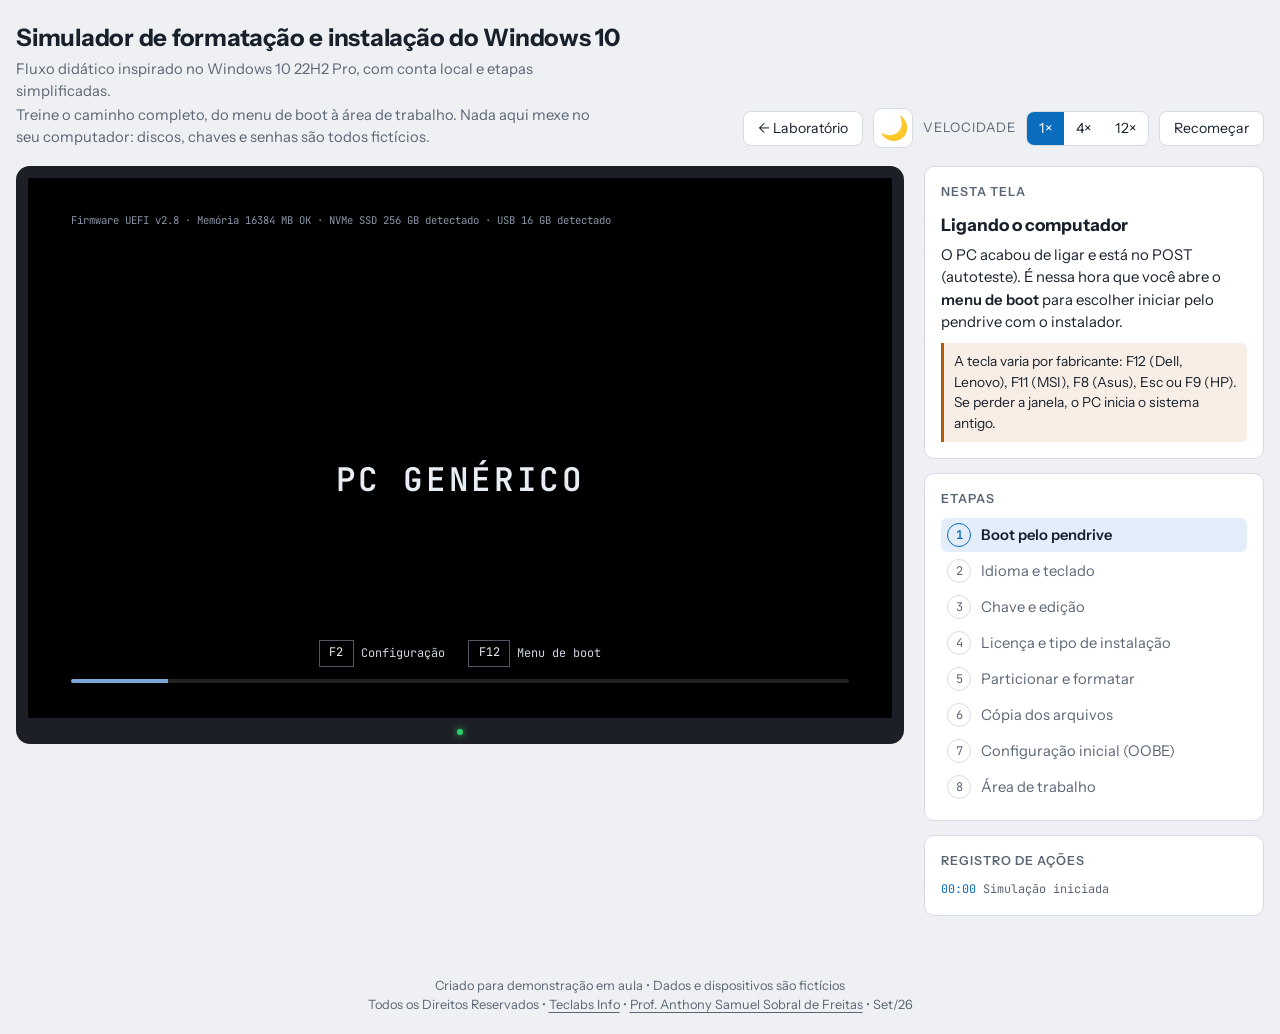
<file: instalacao-windows10.html>
<!doctype html>
<html lang="pt-BR">
<head>
<meta charset="utf-8">
<meta name="viewport" content="width=device-width, initial-scale=1, viewport-fit=cover">
<style>:root{padding-top:env(safe-area-inset-top,0px);padding-bottom:env(safe-area-inset-bottom,0px)}body{margin:0}img{max-width:100%}[hidden]{display:none!important}</style>
<title>Laboratórios de Sistemas Operacionais</title>
<meta name="claude:viewport-fit-sides" content="cover">
<link rel="preconnect" href="https://fonts.googleapis.com">
<link rel="stylesheet" href="https://fonts.googleapis.com/css2?family=Instrument+Sans:wght@400;500;600;700&family=JetBrains+Mono:wght@400;600&display=swap">
<style>
/* Layout: bancada de teste — monitor simulado à esquerda, roteiro/explicação à direita */
:root{
  --bg:#eef0f3; --panel:#ffffff; --fg:#17202b; --muted:#5b6675; --line:#d7dce3;
  --accent:#0a6cbd; --accent-soft:#e3eefa; --ok:#1f8a4c; --warn:#b5590d; --bezel:#1c2026;
  --f-ui:"Instrument Sans",system-ui,sans-serif; --f-mono:"JetBrains Mono",ui-monospace,Consolas,monospace;
  --f-scr:"Segoe UI Variable","Segoe UI",system-ui,-apple-system,sans-serif;
}
@media (prefers-color-scheme: dark){:root:not([data-theme="light"]){
  --bg:#0f1317; --panel:#171c22; --fg:#e6ebf1; --muted:#97a2b0; --line:#2a323c;
  --accent:#5aa9ec; --accent-soft:#16283a; --ok:#4cc184; --warn:#f0a35c; --bezel:#05070a; color-scheme:dark}}
:root[data-theme="dark"]{
  --bg:#0f1317; --panel:#171c22; --fg:#e6ebf1; --muted:#97a2b0; --line:#2a323c;
  --accent:#5aa9ec; --accent-soft:#16283a; --ok:#4cc184; --warn:#f0a35c; --bezel:#05070a; color-scheme:dark}
*{box-sizing:border-box}
body{background:var(--bg);color:var(--fg);font-family:var(--f-ui);font-size:15px;line-height:1.5}
.wrap{max-width:1360px;margin:0 auto;padding-block:20px 40px;padding-left:max(16px,env(safe-area-inset-left,0px));padding-right:max(16px,env(safe-area-inset-right,0px));display:flex;flex-direction:column;gap:18px}
header{display:flex;flex-wrap:wrap;gap:12px 20px;align-items:end;justify-content:space-between}
h1{font-size:1.5rem;margin:0;letter-spacing:-.01em;text-wrap:balance}
header p{margin:2px 0 0;color:var(--muted);font-size:.92rem;max-width:60ch}
.ctrl{display:flex;gap:10px;align-items:center;flex-wrap:wrap}
.ctrl label{font-size:.82rem;color:var(--muted);text-transform:uppercase;letter-spacing:.06em}
.seg{display:flex;border:1px solid var(--line);border-radius:8px;overflow:hidden;background:var(--panel)}
.seg button{border:0;background:none;color:var(--fg);font:inherit;font-size:.88rem;padding:6px 12px;cursor:pointer}
.seg button[aria-pressed="true"]{background:var(--accent);color:#fff}
.ghost{border:1px solid var(--line);background:var(--panel);color:var(--fg);font:inherit;font-size:.88rem;padding:6px 14px;border-radius:8px;cursor:pointer}
.ghost:hover{border-color:var(--accent)}
button:focus-visible,select:focus-visible,input:focus-visible,li:focus-visible{outline:2px solid var(--accent);outline-offset:2px}
main{display:grid;grid-template-columns:minmax(0,1fr) 340px;gap:20px;align-items:start}
@media (max-width:1000px){main{grid-template-columns:minmax(0,1fr)}}
.monitor{background:var(--bezel);padding:12px 12px 26px;border-radius:14px;position:relative;min-width:0}
.monitor::after{content:"";position:absolute;bottom:9px;left:50%;width:6px;height:6px;margin-left:-3px;border-radius:50%;background:#2fd06a;box-shadow:0 0 6px #2fd06a}
.screen{position:relative;aspect-ratio:16/10;max-width:100%;overflow:hidden;background:#000;border-radius:3px;container-type:inline-size;font-family:var(--f-scr);color:#1b1b1b}
#stage{position:absolute;inset:0;overflow:auto;font-size:clamp(11px,1.45cqw,15px)}
@media (max-width:700px){.screen{aspect-ratio:auto;height:600px}#stage{font-size:12.5px}}

/* guia */
aside{display:flex;flex-direction:column;gap:14px;min-width:0}
.card{background:var(--panel);border:1px solid var(--line);border-radius:10px;padding:16px}
.card h2{font-size:.78rem;text-transform:uppercase;letter-spacing:.08em;color:var(--muted);margin:0 0 10px;font-weight:600}
.phases{list-style:none;margin:0;padding:0;display:flex;flex-direction:column;gap:2px;counter-reset:ph}
.phases li{counter-increment:ph;display:flex;gap:10px;align-items:center;padding:5px 6px;border-radius:6px;font-size:.92rem;color:var(--muted)}
.phases li::before{content:counter(ph);width:22px;height:22px;flex:none;border-radius:50%;border:1.5px solid var(--line);display:grid;place-items:center;font-size:.75rem;font-family:var(--f-mono)}
.phases li.done{color:var(--fg)} .phases li.done::before{content:"✓";background:var(--ok);border-color:var(--ok);color:#fff}
.phases li.cur{background:var(--accent-soft);color:var(--fg);font-weight:600} .phases li.cur::before{border-color:var(--accent);color:var(--accent)}
#gTitle{font-size:1.08rem;margin:0 0 6px;text-wrap:balance}
#gText{margin:0;color:var(--fg);font-size:.93rem}
#gText b{font-weight:600}
.tip{margin-top:10px;padding:8px 10px;border-left:3px solid var(--warn);background:color-mix(in srgb,var(--warn) 10%,transparent);font-size:.86rem;border-radius:0 6px 6px 0}
.tip:empty{display:none}
#log{font-family:var(--f-mono);font-size:.74rem;max-height:200px;overflow:auto;margin:0;padding:0;list-style:none;display:flex;flex-direction:column;gap:3px;color:var(--muted)}
#log li span{color:var(--accent)}

/* ===== tela simulada (mundo próprio, cores fixas) ===== */
.post,.bios,.black{position:absolute;inset:0;background:#000;color:#cfd6df;font-family:var(--f-mono)}
.post{display:flex;flex-direction:column;justify-content:space-between;padding:4% 5%}
.post .brand{font-size:2.6em;font-weight:600;letter-spacing:.08em;color:#e8edf3;text-align:center;margin-top:12%}
.post .keys{display:flex;gap:2em;flex-wrap:wrap;justify-content:center;font-size:.95em}
.post .keys button{font:inherit;background:none;border:1px solid #556;color:#e8edf3;padding:.3em .8em;cursor:pointer}
.post .keys button:hover{background:#223}
.bar{height:.35em;background:#222;margin-top:1em;border-radius:2px;overflow:hidden}.bar i{display:block;height:100%;background:#7aa7d8;width:0}
.bios{background:#0b1a4a;color:#dfe6ff;display:flex;align-items:center;justify-content:center;padding:3%}
.bios .box{border:2px solid #9fb2ea;width:min(92%,640px);background:#0e2364}
.bios .bh{background:#9fb2ea;color:#0b1a4a;padding:.4em .8em;font-weight:600}
.bios ul{list-style:none;margin:0;padding:.8em}
.bios li{padding:.35em .6em;cursor:pointer}
.bios li.on{background:#dfe6ff;color:#0b1a4a}
.bios .bf{border-top:1px solid #4a5f9e;padding:.5em .8em;font-size:.85em;color:#a9b8e8}
.black{display:flex;flex-direction:column;align-items:center;justify-content:center;gap:1.6em;font-family:var(--f-scr);color:#fff;text-align:center;padding:5%}
.black .msg{font-size:1.15em}
.spin{width:3em;height:3em;position:relative}
.spin i{position:absolute;inset:0;animation:orb 2.2s cubic-bezier(.5,.1,.5,.9) infinite}
.spin i::before{content:"";position:absolute;top:0;left:50%;width:.36em;height:.36em;margin-left:-.18em;border-radius:50%;background:currentColor}
.spin i:nth-child(2){animation-delay:.14s}.spin i:nth-child(3){animation-delay:.28s}.spin i:nth-child(4){animation-delay:.42s}.spin i:nth-child(5){animation-delay:.56s}
@keyframes orb{0%{transform:rotate(0)}80%,100%{transform:rotate(720deg)}}
@media (prefers-reduced-motion:reduce){.spin i{animation-duration:6s}}

.setup{position:absolute;inset:0;background:radial-gradient(120% 90% at 20% 10%,#3a4bb0 0%,#1b2466 45%,#0d1240 100%);display:flex;align-items:center;justify-content:center;padding:3%}
.dlg{background:#f3f3f3;width:min(96%,46em);border-radius:.5em;box-shadow:0 1em 3em rgba(0,0,0,.45);display:flex;flex-direction:column;max-height:96%;position:relative}
.dlg-bar{display:flex;justify-content:space-between;padding:.55em .9em;font-size:.85em;color:#333;border-bottom:1px solid #e0e0e0}
.dlg-body{padding:1.4em 2em;overflow:auto;flex:1;min-height:0}
.dlg-body h3{font-weight:400;font-size:1.45em;margin:0 0 .8em;color:#1b1b1b}
.dlg-foot{display:flex;justify-content:flex-end;gap:.6em;align-items:center;padding:.8em 1.4em;background:#ebebeb;border-top:1px solid #ddd;border-radius:0 0 .5em .5em}
.dlg-foot .sp{margin-right:auto;font-size:.85em;color:#555}
.b{font:inherit;font-size:.95em;padding:.42em 1.5em;border-radius:.3em;border:1px solid #bbb;background:#fdfdfd;color:#1b1b1b;cursor:pointer;min-width:6.5em}
.b:hover{background:#f0f0f0}
.b.p{background:#0067c0;border-color:#0067c0;color:#fff}.b.p:hover{background:#1a76c7}
.b:disabled{opacity:.45;cursor:not-allowed}
.lnk{background:none;border:0;color:#0055a5;font:inherit;cursor:pointer;padding:0;text-decoration:underline;text-underline-offset:2px}
.frm{display:grid;grid-template-columns:minmax(0,15em) minmax(0,1fr);gap:.9em 1em;align-items:center}
@container (max-width:520px){.frm{grid-template-columns:minmax(0,1fr)}}
.frm label{color:#333}
.scr select,.scr input[type=text],.scr input[type=password]{font:inherit;padding:.38em .5em;border:1px solid #aaa;border-radius:.25em;background:#fff;color:#1b1b1b;width:100%;min-width:0}
.center{display:flex;flex-direction:column;align-items:center;justify-content:center;gap:1.2em;padding:2em 0}
.big{font:inherit;font-size:1.3em;padding:.6em 2.2em;border-radius:.35em;border:0;background:#0067c0;color:#fff;cursor:pointer}
.tbl{width:100%;border-collapse:collapse;font-size:.92em;background:#fff;border:1px solid #c8c8c8}
.tbl th{text-align:left;font-weight:600;padding:.4em .6em;border-bottom:1px solid #ccc;background:#f7f7f7}
.tbl td{padding:.4em .6em;white-space:nowrap}
.tbl tr.row{cursor:pointer}.tbl tr.row:hover td{background:#e8f1fb}.tbl tr.row.on td{background:#cce4f7}
.tbl td.num{text-align:right;font-variant-numeric:tabular-nums}
.tw{overflow-x:auto;border-radius:.2em}
.dacts{display:flex;flex-wrap:wrap;gap:.4em 1.4em;margin-top:.8em}
.dacts button{background:none;border:0;font:inherit;color:#0055a5;cursor:pointer;padding:.2em 0;display:flex;gap:.35em;align-items:center}
.dacts button:disabled{color:#9a9a9a;cursor:default}
.err{margin-top:.8em;padding:.5em .7em;background:#fde7e9;border:1px solid #f1b5bb;color:#8a1c24;border-radius:.25em;font-size:.9em}
.info{margin-top:.8em;padding:.5em .7em;background:#fff4ce;border:1px solid #e8d48a;color:#5c4a00;border-radius:.25em;font-size:.9em}
.lic{background:#fff;border:1px solid #ccc;height:11em;overflow:auto;padding:.8em;font-size:.88em;color:#333}
.opt{display:block;width:100%;text-align:left;background:#fff;border:1px solid #d0d0d0;border-radius:.3em;padding:.8em 1em;margin-bottom:.7em;font:inherit;cursor:pointer;color:#1b1b1b}
.opt:hover{border-color:#0067c0;background:#f5f9fd}.opt b{display:block;font-size:1.08em;font-weight:600;margin-bottom:.2em}.opt span{font-size:.9em;color:#555}
.steps{list-style:none;padding:0;margin:0 0 1.2em;display:flex;flex-direction:column;gap:.45em}
.steps li{color:#888}.steps li.on{color:#1b1b1b;font-weight:600}.steps li.ok{color:#1b1b1b}.steps li.ok::before{content:"✓ ";color:#107c10}
.pbar{height:.5em;background:#ddd;border-radius:1em;overflow:hidden}.pbar i{display:block;height:100%;width:0;background:#0067c0;transition:width .2s}
.stageline{display:flex;gap:0;margin-top:1em;font-size:.85em;color:#555}
.stageline div{flex:1;border-top:3px solid #ccc;padding-top:.3em}.stageline div.on{border-color:#0067c0;color:#0067c0;font-weight:600}
.modal{position:absolute;inset:0;background:rgba(0,0,0,.35);display:flex;align-items:center;justify-content:center;z-index:5;padding:4%}
.modal .m{background:#fff;max-width:30em;border-radius:.4em;box-shadow:0 .8em 2.4em rgba(0,0,0,.4);overflow:hidden}
.modal .mb{padding:1.2em 1.4em;display:flex;gap:1em;align-items:flex-start}
.modal .mi{flex:none;width:2em;height:2em;border-radius:50%;background:#f7c948;color:#4a3700;display:grid;place-items:center;font-weight:700}
.modal .mf{display:flex;justify-content:flex-end;gap:.5em;padding:.7em 1em;background:#f2f2f2}

/* OOBE */
.oobe{position:absolute;inset:0;background:linear-gradient(160deg,#dfe8f3,#c9d6e8);display:flex;align-items:center;justify-content:center;padding:3%}
.oc{background:#fbfbfb;border-radius:.9em;box-shadow:0 1em 3em rgba(20,40,80,.18);width:min(100%,58em);height:min(100%,34em);display:grid;grid-template-columns:38% 62%;overflow:hidden}
@container (max-width:560px){.oc{grid-template-columns:1fr;height:auto;min-height:100%}.ol{display:none!important}}
.ol{background:linear-gradient(180deg,#eef3f9,#e3ebf5);display:flex;align-items:center;justify-content:center;color:#2a6fb8}
.ol svg{width:42%;height:auto}
.or{display:flex;flex-direction:column;padding:2.2em 2.4em 1.4em;min-width:0}
.or h3{font-weight:600;font-size:1.55em;margin:0 0 .3em;color:#1b1b1b;text-wrap:balance}
.or .sub{color:#555;margin:0 0 1em}
.or .bd{flex:1;overflow:auto;min-height:0}
.or .ft{display:flex;justify-content:flex-end;gap:.6em;padding-top:1em}
.lst{list-style:none;margin:0;padding:0;border:1px solid #ddd;border-radius:.4em;max-height:13em;overflow:auto;background:#fff}
.lst li{padding:.55em .9em;cursor:pointer;border-bottom:1px solid #f0f0f0;display:flex;justify-content:space-between;gap:1em}
.lst li:hover{background:#f2f6fb}.lst li.on{background:#dcebfa;font-weight:600}
.tg{display:flex;justify-content:space-between;align-items:center;gap:1em;padding:.55em 0;border-bottom:1px solid #eee}
.tg small{display:block;color:#666}
.sw{appearance:none;width:2.6em;height:1.35em;border-radius:1em;background:#999;position:relative;cursor:pointer;flex:none;border:0}
.sw::after{content:"";position:absolute;top:.2em;left:.2em;width:.95em;height:.95em;border-radius:50%;background:#fff;transition:left .15s}
.sw:checked{background:#0067c0}.sw:checked::after{left:1.45em}
.fin{position:absolute;inset:0;display:flex;flex-direction:column;align-items:center;justify-content:center;gap:1.2em;color:#fff;font-family:var(--f-scr);transition:background 3s;text-align:center;padding:5%}
.fin .t{font-size:2.2em;font-weight:300}

/* desktop */
.desk{position:absolute;inset:0;background:radial-gradient(70% 90% at 30% 70%,#2a7d9e 0%,transparent 60%),radial-gradient(60% 80% at 80% 30%,#6b4fb8 0%,transparent 60%),#152a4a;color:#fff}
.dicon{position:absolute;top:2%;left:1.2%;width:5.5em;text-align:center;font-size:.85em;text-shadow:0 1px 2px #000}
.dicon div{width:2.6em;height:2.6em;margin:0 auto .3em;border:2px solid #dfe9f5;border-radius:.3em;background:rgba(255,255,255,.12)}
.tb{position:absolute;left:0;right:0;bottom:0;height:3.4em;background:rgba(32,34,40,.82);backdrop-filter:blur(12px);display:flex;align-items:center;justify-content:center;gap:.5em}
.tb .ic{width:2.2em;height:2.2em;border-radius:.4em;display:grid;place-items:center}
.tb .st{background:linear-gradient(135deg,#4cc2ff,#0a6cbd)}
.tb .st i{width:.9em;height:.9em;border:2px solid #fff;border-radius:.2em}
.tb .se{background:#3a3d45;width:9em;border-radius:2em;font-size:.82em;color:#bbb;justify-content:start;padding:0 1em;display:flex}
.tray{position:absolute;right:1.2em;font-size:.8em;text-align:right;line-height:1.3}
.win{position:absolute;top:10%;left:50%;transform:translateX(-50%);width:min(92%,30em);background:#f9f9f9;color:#1b1b1b;border-radius:.6em;box-shadow:0 1em 3em rgba(0,0,0,.45);overflow:hidden}
.win .wh{padding:.5em .9em;font-size:.85em;border-bottom:1px solid #e5e5e5;display:flex;justify-content:space-between}
.win .wb{padding:1.2em 1.4em}
.win dl{display:grid;grid-template-columns:auto 1fr;gap:.3em 1em;margin:.8em 0 1.2em;font-size:.92em}
.win dt{color:#666}.win dd{margin:0}
.toast{position:absolute;left:50%;bottom:4%;transform:translateX(-50%);background:#222;color:#fff;padding:.5em 1em;border-radius:.3em;font-size:.9em;z-index:9}
</style>
<style>.lab-footer{text-align:center;color:var(--muted);font-size:.8rem;padding:20px} .theme-pick{font:inherit;background:var(--panel);color:var(--fg);border:1px solid var(--line);border-radius:8px;padding:6px}</style><style>
/* Windows 10: configuração azul, cantos retos e barra à esquerda. */
.oobe{background:#0067b8;color:#fff}.oc{display:block;background:transparent;border-radius:0;box-shadow:none;width:min(100%,48em);height:96%}.ol{display:none}.or{height:100%;padding:1em 2em}.or h3,.or .sub,.oobe .tg small{color:#fff}.or h3{font-weight:300;font-size:2em}.oobe .lnk{color:#fff}.oobe .lst{border-radius:0}.oobe .lst li{color:#172033}.oobe .b{border-radius:0}.oobe .b.p{background:#fff;color:#0067b8;border-color:#fff}.oobe .sw:checked{background:#003e70}.dlg,.dlg-foot,.win,.b{border-radius:0}.tb{justify-content:flex-start;background:#161616;gap:.3em;padding-left:.5em}.tb .se{border-radius:0;background:#eee;color:#333;height:100%;width:15em}.tb .st{background:transparent;border-radius:0}.tb .st i{border-radius:0;transform:skewY(-8deg);box-shadow:inset 0 0 0 1px #fff}.desk{background:linear-gradient(120deg,#003c70,#0078d7 55%,#009be8)}
</style><style>.theme-icon{width:40px;height:40px;display:grid;place-items:center;background:var(--panel);color:var(--fg);border:1px solid var(--line);border-radius:9px;font-size:23px;cursor:pointer}.app-symbol{display:grid!important;place-items:center;background:transparent!important;font-style:normal;flex:none}.app-symbol svg{display:block;width:100%;height:100%}.tb .app-symbol{width:2em;height:2em;padding:.12em}.dock .app-symbol{padding:.05em}</style><link rel="icon" type="image/svg+xml" href="data:image/svg+xml,%3Csvg%20xmlns%3D%22http%3A%2F%2Fwww.w3.org%2F2000%2Fsvg%22%20viewBox%3D%220%200%2064%2064%22%3E%3Crect%20width%3D%2264%22%20height%3D%2264%22%20rx%3D%2214%22%20fill%3D%22%23102338%22%2F%3E%3Cpath%20d%3D%22M18%2013h28M18%2051h28M22%2014c0%2012%2020%2024%2020%2036M42%2014c0%2012-20%2024-20%2036%22%20fill%3D%22none%22%20stroke%3D%22%2338bdf8%22%20stroke-width%3D%224%22%20stroke-linecap%3D%22round%22%2F%3E%3Ccircle%20cx%3D%2232%22%20cy%3D%2232%22%20r%3D%224%22%20fill%3D%22%23f6b73c%22%2F%3E%3C%2Fsvg%3E"><style>footer a{color:inherit;text-decoration:underline;text-underline-offset:3px}footer a:hover{color:#168bd2}.eyebrow{text-transform:none}</style></head>
<body>


<div class="wrap">
  <header>
    <div>
      <h1>Simulador de formatação e instalação do Windows 10</h1><p>Fluxo didático inspirado no Windows 10 22H2 Pro, com conta local e etapas simplificadas.</p>
      <p>Treine o caminho completo, do menu de boot à área de trabalho. Nada aqui mexe no seu computador: discos, chaves e senhas são todos fictícios.</p>
    </div>
    <div class="ctrl">
      <a class="ghost" href="index.html" style="text-decoration:none">← Laboratório</a>
      <button type="button" id="theme" class="theme-icon" aria-label="Ativar tema escuro" title="Ativar tema escuro">🌙</button><label for="spd">Velocidade</label>
      <div class="seg" id="spd" role="group" aria-label="Velocidade da simulação">
        <button type="button" data-s="1" aria-pressed="true">1×</button>
        <button type="button" data-s="4" aria-pressed="false">4×</button>
        <button type="button" data-s="12" aria-pressed="false">12×</button>
      </div>
      <button type="button" class="ghost" id="reset">Recomeçar</button>
    </div>
  </header>
  <main>
    <div class="monitor"><div class="screen scr"><div id="stage"></div></div></div>
    <aside>
      <section class="card"><h2>Nesta tela</h2><h3 id="gTitle"></h3><p id="gText"></p><div class="tip" id="gTip"></div></section>
      <section class="card"><h2>Etapas</h2><ol class="phases" id="phases"></ol></section>
      <section class="card"><h2>Registro de ações</h2><ul id="log"></ul></section>
    </aside>
  </main>
</div>

<script>
const $=s=>document.querySelector(s), stage=$('#stage');
const PH=['Boot pelo pendrive','Idioma e teclado','Chave e edição','Licença e tipo de instalação','Particionar e formatar','Cópia dos arquivos','Configuração inicial (OOBE)','Área de trabalho'];
const S={speed:1};
function fresh(){Object.assign(S,{edition:null,user:'',hasPass:false,device:'DESKTOP-AULA',net:null,region:'Brasil',kb:'Português (Brasil ABNT2)',sel:-1,target:null,created:[],t0:Date.now(),
  parts:[{t:'efi',l:'Sistema',mb:100,fr:68},{t:'msr',l:'MSR (Reservado)',mb:16,fr:16},{t:'pri',l:'',mb:243100,fr:41210},{t:'rec',l:'Recuperação',mb:650,fr:112}]});
  $('#log').innerHTML='';}
let T=[],keyH=null;
const later=(f,ms)=>{T.push(setTimeout(f,ms/S.speed))};
const every=(f,ms)=>{T.push(setInterval(f,ms))};
function clearAll(){T.forEach(i=>{clearTimeout(i);clearInterval(i)});T=[];keyH=null}
document.addEventListener('keydown',e=>{if(keyH&&!/INPUT|SELECT|TEXTAREA/.test(e.target.tagName))keyH(e)});
const esc=s=>String(s).replace(/[&<>"']/g,c=>({'&':'&amp;','<':'&lt;','>':'&gt;','"':'&quot;',"'":'&#39;'}[c]));
function log(m){const el=document.createElement('li');const s=Math.round((Date.now()-S.t0)/1000);el.innerHTML=`<span>${String(Math.floor(s/60)).padStart(2,'0')}:${String(s%60).padStart(2,'0')}</span> ${esc(m)}`;const L=$('#log');L.appendChild(el);L.scrollTop=L.scrollHeight}
function toast(m){const t=document.createElement('div');t.className='toast';t.textContent=m;stage.appendChild(t);setTimeout(()=>t.remove(),2600)}
const fmt=mb=>mb>=1024?(mb/1024).toFixed(1).replace('.',',')+' GB':mb.toFixed(1).replace('.',',')+' MB';

function setGuide(d){
  $('#gTitle').textContent=d.t;$('#gText').innerHTML=d.g;$('#gTip').innerHTML=d.tip||'';
  $('#phases').innerHTML=PH.map((p,i)=>`<li class="${i<d.p?'done':i===d.p?'cur':''}">${p}</li>`).join('');
}
function go(n){clearAll();const d=SC[n]();stage.innerHTML=d.h;stage.scrollTop=0;setGuide(d);d.a&&d.a()}

const win=(body,foot)=>`<div class="setup"><div class="dlg"><div class="dlg-bar"><span>Instalação do Windows 10</span><span aria-hidden="true">✕</span></div><div class="dlg-body">${body}</div>${foot?`<div class="dlg-foot">${foot}</div>`:''}</div></div>`;
const IC={
 globe:'<svg viewBox="0 0 48 48" fill="none" stroke="currentColor" stroke-width="2"><circle cx="24" cy="24" r="19"/><ellipse cx="24" cy="24" rx="8" ry="19"/><path d="M5 24h38M8 14h32M8 34h32"/></svg>',
 kb:'<svg viewBox="0 0 48 48" fill="none" stroke="currentColor" stroke-width="2"><rect x="4" y="13" width="40" height="22" rx="3"/><path d="M10 20h2M16 20h2M22 20h2M28 20h2M34 20h4M10 26h4M18 26h2M24 26h2M30 26h8M14 31h20"/></svg>',
 wifi:'<svg viewBox="0 0 48 48" fill="none" stroke="currentColor" stroke-width="2.4" stroke-linecap="round"><path d="M6 19a26 26 0 0 1 36 0M12 25.5a17 17 0 0 1 24 0M18 32a8.5 8.5 0 0 1 12 0"/><circle cx="24" cy="38" r="1.8" fill="currentColor"/></svg>',
 pc:'<svg viewBox="0 0 48 48" fill="none" stroke="currentColor" stroke-width="2"><rect x="6" y="9" width="36" height="24" rx="2"/><path d="M2 39h44l-3-6H5z"/></svg>',
 user:'<svg viewBox="0 0 48 48" fill="none" stroke="currentColor" stroke-width="2"><circle cx="24" cy="17" r="8"/><path d="M8 42c2-9 8-13 16-13s14 4 16 13"/></svg>',
 lock:'<svg viewBox="0 0 48 48" fill="none" stroke="currentColor" stroke-width="2"><rect x="10" y="21" width="28" height="21" rx="3"/><path d="M16 21v-6a8 8 0 0 1 16 0v6"/><circle cx="24" cy="31" r="2.5"/></svg>',
 shield:'<svg viewBox="0 0 48 48" fill="none" stroke="currentColor" stroke-width="2"><path d="M24 4 7 10v12c0 11 7 18 17 22 10-4 17-11 17-22V10z"/><path d="m16 24 6 6 10-12"/></svg>'};
const oobe=(ic,title,sub,body,foot)=>`<div class="oobe"><div class="oc"><div class="ol">${IC[ic]}</div><div class="or"><h3>${title}</h3>${sub?`<p class="sub">${sub}</p>`:''}<div class="bd">${body}</div><div class="ft">${foot}</div></div></div></div>`;
const spin='<div class="spin"><i></i><i></i><i></i><i></i><i></i></div>';
function modal(text,btns){const m=document.createElement('div');m.className='modal';
  m.innerHTML=`<div class="m"><div class="mb"><div class="mi">!</div><div>${text}</div></div><div class="mf">${btns.map((b,i)=>`<button class="b ${b.p?'p':''}" data-i="${i}">${b.l}</button>`).join('')}</div></div>`;
  m.onclick=e=>{const i=e.target.dataset.i;if(i===undefined)return;m.remove();btns[i].f&&btns[i].f()};stage.appendChild(m);m.querySelector('.b.p,.b').focus()}
function listPick(sel,cb){const ul=$(sel);ul.onclick=e=>{const li=e.target.closest('li');if(!li)return;ul.querySelectorAll('li').forEach(x=>x.classList.toggle('on',x===li));cb&&cb(li)}}

const SC={
post(){return{p:0,t:'Ligando o computador',
 g:'O PC acabou de ligar e está no POST (autoteste). É nessa hora que você abre o <b>menu de boot</b> para escolher iniciar pelo pendrive com o instalador.',
 tip:'A tecla varia por fabricante: F12 (Dell, Lenovo), F11 (MSI), F8 (Asus), Esc ou F9 (HP). Se perder a janela, o PC inicia o sistema antigo.',
 h:`<div class="post"><div><div style="font-size:.85em;color:#8a96a6">Firmware UEFI v2.8 · Memória 16384 MB OK · NVMe SSD 256 GB detectado · USB 16 GB detectado</div></div>
 <div class="brand">PC GENÉRICO</div>
 <div><div class="keys"><span><button id="kF2">F2</button> Configuração</span><span><button id="kF12">F12</button> Menu de boot</span></div><div class="bar"><i id="pb"></i></div></div></div>`,
 a(){let p=0;every(()=>{p+=1.25*S.speed;$('#pb').style.width=Math.min(p,100)+'%';if(p>=100){clearAll();log('Janela do POST perdida; iniciou o sistema antigo');go('oldsys')}},100);
  const f12=()=>{log('F12: abriu o menu de boot');go('bios')};$('#kF12').onclick=f12;
  $('#kF2').onclick=()=>toast('A configuração da UEFI não é necessária nesta simulação. Use F12.');
  keyH=e=>{if(e.key==='F12'||e.key==='F11'||e.key==='Escape'){e.preventDefault();f12()}}}}},
oldsys(){return{p:0,t:'Iniciou o sistema antigo',g:'O computador seguiu a ordem de boot padrão e carregou o Windows já instalado no SSD. Para formatar, é preciso iniciar pelo pendrive.',
 tip:'Também dá para mudar a ordem de boot na UEFI (F2/Del), colocando o USB em primeiro.',
 h:`<div class="black">${spin}<div class="msg">Carregando o Windows antigo do SSD…</div><button class="b" id="rb">Reiniciar e tentar de novo</button></div>`,
 a(){$('#rb').onclick=()=>{log('Reiniciou');go('post')}}}},
bios(){const it=['Windows Boot Manager (NVMe SSD 256GB)','UEFI: USB Flash Drive 16GB, Partition 1','UEFI: PXE IPv4 Ethernet','Entrar na configuração'];let s=0;
 return{p:0,t:'Menu de boot',g:'Escolha o dispositivo <b>UEFI: USB</b>. Use ↑ ↓ e Enter, ou clique duas vezes. A opção “Windows Boot Manager” é o SSD com o sistema atual.',
 tip:'Se o pendrive aparecer duas vezes (com e sem “UEFI”), prefira a versão UEFI. Nesta atividade usamos UEFI/GPT. O Windows 10 também permite BIOS Legacy/MBR e não exige TPM 2.0.',
 h:`<div class="bios"><div class="box"><div class="bh">Menu de inicialização</div><ul id="bl">${it.map((x,i)=>`<li data-i="${i}" class="${i?'':'on'}">${x}</li>`).join('')}</ul><div class="bf">↑↓ Mover · Enter Selecionar · clique duplo também funciona</div></div></div>`,
 a(){const L=$('#bl');const draw=()=>L.querySelectorAll('li').forEach((li,i)=>li.classList.toggle('on',i===s));
  const pick=()=>{if(s===1){log('Boot pelo pendrive USB');go('loading')}else if(s===0){log('Boot pelo SSD (sistema antigo)');go('oldsys')}else toast(s===2?'Boot pela rede não se aplica aqui.':'Configuração não é necessária. Escolha o USB.')};
  L.onclick=e=>{const li=e.target.closest('li');if(li){s=+li.dataset.i;draw()}};L.ondblclick=e=>{if(e.target.closest('li'))pick()};
  keyH=e=>{if(e.key==='ArrowDown'){s=(s+1)%4;draw();e.preventDefault()}else if(e.key==='ArrowUp'){s=(s+3)%4;draw();e.preventDefault()}else if(e.key==='Enter')pick()}}}},
loading(){return{p:0,t:'Carregando o instalador',g:'O firmware está lendo o pendrive e carregando o ambiente de instalação (WinPE) para a memória.',
 h:`<div class="black">${spin}</div>`,a(){later(()=>go('lang'),3500)}}},
lang(){return{p:1,t:'Idioma, formato e teclado',g:'Confirme o idioma do sistema, o formato de data/moeda e o <b>layout do teclado</b>. Teclado brasileiro com Ç é o <b>ABNT2</b>.',
 tip:'Teclado errado aqui gera senha digitada errada depois. Confira se seu teclado tem a tecla Ç.',
 h:win(`<h3>Selecione as configurações de idioma</h3><div class="frm">
  <label for="l1">Idioma a ser instalado</label><select id="l1"><option>Português (Brasil)</option><option>English (United States)</option><option>Español (España)</option></select>
  <label for="l2">Formato de hora e moeda</label><select id="l2"><option>Português (Brasil)</option><option>Inglês (Estados Unidos)</option></select>
  <label for="l3">Teclado ou método de entrada</label><select id="l3"><option>Português (Brasil ABNT2)</option><option>Português (Brasil ABNT)</option><option>Estados Unidos-Internacional</option><option>EUA</option></select></div>`,
  `<button class="b p" id="nx">Avançar</button>`),
 a(){$('#nx').onclick=()=>{S.kb=$('#l3').value;log('Idioma: '+$('#l1').value+' · Teclado: '+S.kb);go('start')}}}},
start(){return{p:1,t:'Instalar ou reparar',g:'<b>Instalar agora</b> inicia a instalação limpa. “Reparar o computador” abre ferramentas de recuperação (restauração, prompt de comando), útil quando o sistema não inicia.',
 h:win(`<div class="center"><button class="big" id="go">Instalar agora</button><button class="lnk" id="rp">Reparar o computador</button></div>`),
 a(){$('#go').onclick=()=>{log('Instalar agora');go('wait1')};$('#rp').onclick=()=>toast('Recuperação fica fora desta simulação.')}}},
wait1(){return{p:2,t:'Iniciando a instalação',g:'O instalador está preparando os arquivos temporários.',h:win(`<div class="center">${spin.replace('spin"','spin" style="color:#0067c0"')}<div>A instalação está sendo iniciada</div></div>`),a(){later(()=>go('key'),2200)}}},
key(){return{p:2,t:'Chave do produto',g:'Digite a chave de 25 caracteres, ou clique em <b>Não tenho a chave do produto</b>. Em PCs que já tiveram Windows ativado, a licença digital fica vinculada à placa-mãe e ativa sozinha depois.',
 tip:'Nesta simulação qualquer combinação de 25 letras/números é aceita e seleciona o Pro. Não digite chaves reais.',
 h:win(`<h3>Ativar o Windows</h3><p style="margin:0 0 1em;color:#444">Se esta for a primeira vez que você instala o Windows neste computador, digite uma chave do produto válida. A chave tem esta aparência: XXXXX-XXXXX-XXXXX-XXXXX-XXXXX</p>
  <input type="text" id="pk" maxlength="29" autocomplete="off" spellcheck="false" style="font-family:var(--f-mono);letter-spacing:.05em" aria-label="Chave do produto"><div id="pkm"></div>
  <p style="margin:1.4em 0 0"><button class="lnk" id="nok">Não tenho a chave do produto</button></p>`,`<span class="sp">Declaração de privacidade</span><button class="b p" id="nx" disabled>Avançar</button>`),
 a(){const i=$('#pk'),nx=$('#nx');i.oninput=()=>{const r=i.value.toUpperCase().replace(/[^A-Z0-9]/g,'').slice(0,25);i.value=(r.match(/.{1,5}/g)||[]).join('-');nx.disabled=r.length<25};
  nx.onclick=()=>{S.edition='Windows 10 Pro';log('Chave fictícia aceita: edição Pro');go('license')};$('#nok').onclick=()=>{log('Sem chave do produto');go('edition')}}}},
edition(){const ed=['Windows 10 Home','Windows 10 Home N','Windows 10 Education','Windows 10 Pro','Windows 10 Pro N','Windows 10 Pro Education','Windows 10 Pro for Workstations'];
 return{p:2,t:'Escolha da edição',g:'Escolha a edição que corresponde à sua licença. Se o PC veio com Home, instale <b>Home</b>, senão ele não ativa sozinho. O <b>Pro</b> traz BitLocker, Hyper-V e Área de Trabalho Remota como host.',
 tip:'As edições “N” vêm sem os aplicativos de mídia, para o mercado europeu. No Brasil, não há motivo para usá-las.',
 h:win(`<h3>Selecione o sistema operacional que deseja instalar</h3><div class="tw"><table class="tbl"><tr><th>Sistema operacional</th><th>Arquitetura</th><th>Data de modificação</th></tr>
 ${ed.map((e,i)=>`<tr class="row" data-i="${i}"><td>${e}</td><td>x64</td><td class="num">03/10/2026</td></tr>`).join('')}</table></div>`,`<button class="b p" id="nx" disabled>Avançar</button>`),
 a(){let s=-1;stage.querySelectorAll('tr.row').forEach(r=>r.onclick=()=>{s=+r.dataset.i;stage.querySelectorAll('tr.row').forEach(x=>x.classList.toggle('on',x===r));$('#nx').disabled=false});
  $('#nx').onclick=()=>{S.edition=ed[s];log('Edição: '+S.edition);go('license')}}}},
license(){return{p:3,t:'Termos de licença',g:'Leia e marque a caixa para aceitar. Sem aceitar, a instalação não prossegue.',
 h:win(`<h3>Avisos aplicáveis e termos de licença</h3><div class="lic"><p><b>Texto de exemplo para a simulação.</b> Na instalação real, aqui aparecem os termos de licença do software, que definem quantos dispositivos podem usar a licença, as regras de ativação, a coleta de dados de diagnóstico e as limitações de garantia.</p><p>Pontos que costumam importar: uma licença de varejo pode ser transferida para outro PC; uma licença OEM (que veio com o computador) fica presa àquela máquina.</p><p>Role até o fim se quiser, depois marque a caixa abaixo para continuar.</p></div>
  <label style="display:flex;gap:.5em;align-items:center;margin-top:1em"><input type="checkbox" id="ac"> Aceito os termos de licença</label>`,`<button class="b p" id="nx" disabled>Avançar</button>`),
 a(){$('#ac').onchange=e=>$('#nx').disabled=!e.target.checked;$('#nx').onclick=()=>{log('Termos aceitos');go('type')}}}},
type(){return{p:3,t:'Tipo de instalação',g:'Para <b>formatar</b>, escolha <b>Personalizada</b>. “Atualização” mantém arquivos e programas e só funciona se você iniciar o instalador de dentro do Windows existente.',
 h:win(`<h3>Que tipo de instalação você deseja?</h3>
  <button class="opt" id="up"><b>Atualização: instalar o Windows e manter arquivos, configurações e aplicativos</b><span>Os arquivos, configurações e aplicativos são movidos para o Windows com esta opção.</span></button>
  <button class="opt" id="cu"><b>Personalizada: instalar apenas o Windows (avançado)</b><span>Os arquivos, configurações e aplicativos não são movidos. Para alterar partições e unidades, inicie o computador com o disco de instalação.</span></button><div id="tm"></div>`),
 a(){$('#up').onclick=()=>{$('#tm').innerHTML='<div class="err">Para atualizar, inicie a instalação a partir do Windows já em execução. Ao iniciar pelo pendrive, use a opção Personalizada.</div>';log('Tentou Atualização (bloqueada no boot)')};
  $('#cu').onclick=()=>{log('Instalação personalizada');S.sel=-1;go('disk')}}}},
disk(){return{p:4,t:'Particionamento e formatação',
 g:'Aqui acontece a formatação de verdade. O caminho mais limpo: selecione cada partição da <b>Unidade 0</b> e clique em <b>Excluir</b> até sobrar só “Espaço Não Alocado”. Depois selecione esse espaço e clique em <b>Avançar</b>: o Windows cria sozinho as partições de Sistema (EFI), MSR, Primária e Recuperação.',
 tip:'Excluir apaga tudo daquela partição sem volta. Faça backup antes. Se houver outros discos (HD de dados), não mexa neles: confira o número da unidade e o tamanho.',
 h:win(`<h3>Onde deseja instalar o Windows?</h3><div class="tw"><table class="tbl" id="dt"></table></div>
  <div class="dacts"><button id="aR">⟳ Atualizar</button><button id="aD">✕ Excluir</button><button id="aF">▣ Formatar</button><button id="aN">✚ Novo</button><button id="aL">⇪ Carregar driver</button><button id="aE" disabled>⇔ Estender</button></div><div id="dm"></div>`,
  `<button class="b p" id="nx">Avançar</button>`),
 a(){drawDisk()}}},
copy(){return{p:5,t:'Instalando o Windows',g:'O instalador copia a imagem do sistema para a partição escolhida, expande os arquivos e instala recursos e atualizações embutidas. Não desligue o PC nem tire o pendrive.',
 tip:'Em hardware real leva de 10 a 30 minutos, dependendo do SSD e do pendrive (USB 3.0 ajuda muito).',
 h:win(`<h3>Instalando o Windows</h3><p style="margin:-.4em 0 1em;color:#444">Status</p><ul class="steps" id="cs"></ul><div class="pbar"><i id="cp"></i></div>
  <div class="stageline"><div>1 Coletando informações</div><div class="on">2 Instalando o Windows</div></div>`),
 a(){const st=[['Copiando arquivos do Windows',9],['Preparando arquivos para instalação',16],['Instalando recursos',6],['Instalando atualizações',4],['Concluindo',3]];
  const tot=st.reduce((a,b)=>a+b[1],0);let t=0;
  const draw=()=>{let acc=0;$('#cs').innerHTML=st.map(([n,d])=>{const s=acc;acc+=d;if(t>=acc)return`<li class="ok">${n}</li>`;if(t>=s)return`<li class="on">${n}${n.startsWith('Preparando')?` (${Math.floor((t-s)/d*100)}%)`:''}</li>`;return`<li>${n}</li>`}).join('');$('#cp').style.width=Math.min(100,t/tot*100)+'%'};
  draw();log('Cópia iniciada em '+S.target);every(()=>{t+=.1*S.speed;draw();if(t>=tot){clearAll();log('Arquivos instalados');go('restart')}},100)}}},
restart(){return{p:5,t:'Reinício automático',g:'Primeira reinicialização. A partir daqui o PC passa a iniciar pelo SSD.',
 tip:'Se depois de reiniciar o instalador abrir de novo do zero, é porque o PC voltou a dar boot pelo pendrive. Retire-o ou deixe o SSD em primeiro na ordem de boot.',
 h:win(`<h3>O Windows precisa ser reiniciado para continuar</h3><p>Reiniciando em <b id="cd">10</b> segundos</p><div class="pbar"><i id="cp" style="width:100%"></i></div>`,`<button class="b p" id="nx">Reiniciar agora</button>`),
 a(){let c=10;const tick=()=>{c--;$('#cd').textContent=c;$('#cp').style.width=c*10+'%';if(c<=0){go('reboot')}else later(tick,1000)};later(tick,1000);$('#nx').onclick=()=>go('reboot')}}},
reboot(){return{p:5,t:'Preparando o dispositivo',g:'O sistema está detectando o hardware e instalando drivers básicos. A tela pode piscar e o PC pode reiniciar mais uma vez. É normal.',
 h:`<div class="black">${spin}<div class="msg" id="rm">Reiniciando</div></div>`,
 a(){log('Reiniciou pelo SSD');let p=0;later(()=>{every(()=>{p+=.9*S.speed;$('#rm').textContent=p<100?`Preparando dispositivo ${Math.floor(p)}%`:'Preparando';if(p>=100){clearAll();later(()=>go('region'),1500)}},100)},2000)}}},
region(){const c=['Bolívia','Brasil','Bulgária','Burkina Faso','Cabo Verde','Canadá','Chile','Colômbia'];return{p:6,t:'País ou região',g:'Início do <b>OOBE</b>, a configuração inicial. Escolha o país, que define fuso, formatos e loja de aplicativos.',
 h:oobe('globe','Este é o país ou região certo?','',`<ul class="lst" id="L">${c.map(x=>`<li class="${x==='Brasil'?'on':''}">${x}</li>`).join('')}</ul>`,`<button class="b p" id="nx">Sim</button>`),
 a(){listPick('#L');$('#nx').onclick=()=>{S.region=stage.querySelector('#L li.on').textContent;log('Região: '+S.region);go('kbd')}}}},
kbd(){const k=['Português (Brasil ABNT2)','Português (Brasil ABNT)','Estados Unidos-Internacional','EUA','Português (Portugal)'];return{p:6,t:'Layout do teclado',g:'Confirme de novo o teclado. Já vem marcado o que você escolheu no início.',
 h:oobe('kb','Este é o layout de teclado ou método de entrada correto?','',`<ul class="lst" id="L">${k.map(x=>`<li class="${x===S.kb?'on':''}">${x}</li>`).join('')}</ul>`,`<button class="b p" id="nx">Sim</button>`),
 a(){listPick('#L');$('#nx').onclick=()=>{S.kb=stage.querySelector('#L li.on').textContent;log('Teclado: '+S.kb);go('kbd2')}}}},
kbd2(){return{p:6,t:'Segundo layout',g:'Só adicione um segundo layout se usar dois teclados diferentes. Na maioria dos casos, clique em <b>Ignorar</b>.',
 h:oobe('kb','Deseja adicionar um segundo layout de teclado?','',``,`<button class="b" id="ad">Adicionar layout</button><button class="b p" id="nx">Ignorar</button>`),
 a(){$('#ad').onclick=()=>toast('Pode adicionar depois em Configurações > Hora e idioma.');$('#nx').onclick=()=>go('net')}}},
net(){const n=[['Casa_5G','▂▄▆█'],['Casa_2.4G','▂▄▆_'],['Vizinho-Fibra','▂▄__'],['Visitantes','▂___']];let pick=null;
 return{p:6,t:'Conectar à rede',g:'Conecte-se ao Wi-Fi para baixar atualizações e drivers durante a configuração. Sem internet, a configuração segue com conta local.',
 tip:'Fluxo didático inspirado no Windows 10 22H2 Pro: usamos uma conta local fictícia. As telas reais variam conforme edição, mídia e conexão.',
 h:oobe('wifi','Vamos conectar você a uma rede','Conecte-se agora ou escolha continuar com a configuração limitada.',
  `<ul class="lst" id="L">${n.map(([a,b])=>`<li data-n="${a}"><span>${a}</span><span style="font-family:var(--f-mono);color:#0067c0">${b}</span></li>`).join('')}</ul>
   <div id="pw" hidden style="margin-top:.8em"><label for="wp" style="display:block;margin-bottom:.3em">Senha da rede de <b id="wn"></b> (mín. 8 caracteres, fictícia)</label><div style="display:flex;gap:.5em"><input type="password" id="wp"><button class="b p" id="wc">Conectar</button></div></div><div id="wm"></div>`,
  `<button class="lnk" id="noi" style="margin-right:auto">Não tenho Internet — configuração limitada</button><button class="b p" id="nx" disabled>Avançar</button>`),
 a(){listPick('#L',li=>{pick=li.dataset.n;$('#wn').textContent=pick;$('#pw').hidden=false;$('#wp').focus()});
  $('#wc').onclick=()=>{if($('#wp').value.length<8){$('#wm').innerHTML='<div class="err">A chave de segurança de rede deve ter pelo menos 8 caracteres.</div>';return}
   $('#wm').innerHTML='<div class="info" style="background:#dff6dd;border-color:#9fd89f;color:#0e5a0e">Conectado e seguro</div>';$('#pw').hidden=true;S.net=pick;$('#nx').disabled=false;log('Wi-Fi conectado: '+pick)};
  $('#noi').onclick=()=>{S.net=null;log('Seguiu sem internet');go('acct')};$('#nx').onclick=()=>go('upd')}}},
upd(){return{p:6,t:'Verificando atualizações',g:'Com internet, o Windows baixa atualizações críticas e pode reiniciar mais uma vez.',
 h:oobe('pc','Verificando se há atualizações','Isso pode levar alguns minutos.',`<div style="color:#0067c0;margin-top:1em">${spin}</div>`,''),a(){later(()=>go('acct'),4500)}}},
dev(){return{p:6,t:'Nome do dispositivo',g:'É como o PC aparece na rede. Até 15 caracteres, sem espaços nem símbolos especiais. Exemplo: DESKTOP-SALA.',
 h:oobe('pc','Vamos dar um nome ao seu dispositivo','Dê um nome exclusivo para facilitar a identificação quando você o vir em outros dispositivos.',
  `<input type="text" id="dn" maxlength="15" autocomplete="off" aria-label="Nome do dispositivo" placeholder="Nome do dispositivo"><div id="dm" style="font-size:.88em;color:#666;margin-top:.4em">Até 15 caracteres: letras, números e hífen.</div>`,
  `<button class="b" id="sk">Ignorar por enquanto</button><button class="b p" id="nx" disabled>Avançar</button>`),
 a(){const i=$('#dn');i.oninput=()=>{const ok=/^[A-Za-z0-9-]{1,15}$/.test(i.value)&&!/^\d+$/.test(i.value);$('#nx').disabled=!ok;$('#dm').style.color=ok||!i.value?'#666':'#a4262c';$('#dm').textContent=ok||!i.value?'Até 15 caracteres: letras, números e hífen.':'Use só letras, números e hífen, sem espaços, e não apenas números.'};
  $('#nx').onclick=()=>{S.device=i.value.toUpperCase();log('Nome do PC: '+S.device);go('acct')};$('#sk').onclick=()=>{S.device='DESKTOP-'+Math.random().toString(36).slice(2,9).toUpperCase();log('Nome automático: '+S.device);go('acct')}}}},
acct(){return{p:6,t:'Conta de usuário',g:'Na simulação criamos uma <b>conta local</b>. Digite o nome que vai aparecer na tela de entrada e na pasta C:\\Users.',
 tip:'Nomes curtos e sem acento evitam problemas com programas antigos que não lidam bem com caminhos acentuados.',
 h:oobe('user','Quem vai usar este dispositivo?','',`<input type="text" id="un" maxlength="20" autocomplete="off" aria-label="Nome de usuário" placeholder="Nome"><div id="um"></div>`,`<button class="b p" id="nx" disabled>Avançar</button>`),
 a(){const i=$('#un');const bad=['administrador','admin','convidado','guest','system'];i.oninput=()=>$('#nx').disabled=!i.value.trim();
  $('#nx').onclick=()=>{if(bad.includes(i.value.trim().toLowerCase())||/[\\/"\[\]:|<>+=;,?*@]/.test(i.value)){$('#um').innerHTML='<div class="err">Esse nome de usuário é reservado ou tem caracteres inválidos. Tente outro.</div>';return}
   S.user=i.value.trim();log('Usuário: '+S.user);go('pass')}}}},
pass(){return{p:6,t:'Senha',g:'Opcional, mas recomendado. Se definir senha, a instalação real pede também <b>três perguntas de segurança</b> para recuperação. Pode deixar em branco e criar PIN depois.',
 h:oobe('lock','Crie uma senha fácil de lembrar','Certifique-se de escolher algo que você vai se lembrar com facilidade.',
  `<div style="display:flex;flex-direction:column;gap:.6em"><input type="password" id="p1" aria-label="Senha" placeholder="Senha"><input type="password" id="p2" aria-label="Confirmar senha" placeholder="Confirmar a senha"></div><div id="pm"></div>`,
  `<button class="b p" id="nx">Avançar</button>`),
 a(){$('#nx').onclick=()=>{const a=$('#p1').value,b=$('#p2').value;if(a!==b){$('#pm').innerHTML='<div class="err">As senhas não coincidem. Digite-as novamente.</div>';return}S.hasPass=!!a;log(a?'Senha definida (fictícia)':'Conta sem senha');go('priv')}}}},
priv(){const t=[['Localização','Permite que aplicativos usem sua localização.'],['Encontrar meu dispositivo','Ajuda a localizar o PC se for perdido.'],['Dados de diagnóstico','Enviar dados opcionais além dos obrigatórios.'],['Escrita à tinta e digitação','Melhora o reconhecimento de escrita e digitação.'],['Experiências personalizadas','Dicas e ofertas com base nos dados de diagnóstico.'],['ID de publicidade','Anúncios personalizados em aplicativos.']];
 return{p:6,t:'Privacidade',g:'Revise cada opção. Nenhuma é obrigatória para o sistema funcionar. Muita gente desliga diagnóstico opcional, experiências personalizadas e ID de publicidade.',
 tip:'Tudo pode ser alterado depois em Configurações > Privacidade e segurança.',
 h:oobe('shield','Escolher configurações de privacidade para seu dispositivo','',`${t.map(([a,b],i)=>`<div class="tg"><label for="t${i}">${a}<small>${b}</small></label><input type="checkbox" class="sw" id="t${i}" checked></div>`).join('')}`,`<button class="b p" id="nx">Aceitar</button>`),
 a(){$('#nx').onclick=()=>{const off=t.filter((_,i)=>!$('#t'+i).checked).map(x=>x[0]);log(off.length?'Privacidade: desligou '+off.join(', '):'Privacidade: tudo ligado');go('fin')}}}},
fin(){return{p:6,t:'Finalizando',g:'O sistema está criando o perfil do usuário, instalando aplicativos da caixa e aplicando as configurações. Não desligue.',
 h:`<div class="fin" id="fb" style="background:#1d3b6e">${spin}<div class="t" id="ft">Olá</div><div id="fs"></div></div>`,
 a(){const m=[['Olá',''],['Estamos preparando tudo para você',''],['Isso pode levar alguns minutos','Deixe o computador ligado'],['Quase lá','']];const col=['#1d3b6e','#3a2a6e','#14505a','#2f3b55'];let i=0;
  const n=()=>{if(i>=m.length){log('Configuração concluída');go('desk');return}$('#ft').textContent=m[i][0];$('#fs').textContent=m[i][1];$('#fb').style.background=col[i];i++;later(n,3200)};n()}}},
desk(){const now=new Date(),hh=now.toLocaleTimeString('pt-BR',{hour:'2-digit',minute:'2-digit'}),dd=now.toLocaleDateString('pt-BR');const sec=Math.round((Date.now()-S.t0)/1000);
 return{p:7,t:'Instalação concluída',g:'Pronto. Próximos passos numa instalação real: rodar o <b>Windows Update</b> até zerar, instalar os drivers do fabricante (chipset, vídeo, rede), conferir a ativação em Configurações > Sistema > Ativação e restaurar seu backup.',
 tip:'Abra o Gerenciador de Dispositivos e procure itens com triângulo amarelo: são drivers que ainda faltam.',
 h:`<div class="desk"><div class="dicon"><div></div>Lixeira</div>
  <div class="win" role="dialog" aria-label="Resumo"><div class="wh"><span>Resumo da simulação</span><span aria-hidden="true">✕</span></div><div class="wb">
   <b style="font-size:1.15em">Bem-vindo, ${esc(S.user)}</b><dl>
   <dt>Edição</dt><dd>${esc(S.edition)}</dd><dt>Instalado em</dt><dd>${esc(S.target)}</dd><dt>Partições criadas</dt><dd>${S.created.length?esc(S.created.join(', ')):'nenhuma (reaproveitou partição)'}</dd>
   <dt>Nome do PC</dt><dd>${esc(S.device)}</dd><dt>Rede</dt><dd>${S.net?esc(S.net):'sem internet'}</dd><dt>Senha</dt><dd>${S.hasPass?'definida':'sem senha'}</dd><dt>Teclado</dt><dd>${esc(S.kb)}</dd>
   <dt>Duração</dt><dd>${Math.floor(sec/60)} min ${sec%60} s</dd></dl><button class="b p" id="again">Fazer de novo</button></div></div>
  <div class="tb"><div class="ic st"><i></i></div><div class="ic se">Pesquisar</div><div class="ic app-symbol" role="img" aria-label="Explorador de Arquivos" title="Explorador de Arquivos"><svg xmlns="http://www.w3.org/2000/svg" viewBox="0 0 48 48" width="32" height="32" aria-hidden="true"><path fill="#e9a329" d="M4 10h16l5 6h19v26H4z"/><path fill="#ffd568" d="M3 20h42l-4 22H7z"/></svg></div><div class="ic app-symbol" role="img" aria-label="Microsoft Edge" title="Microsoft Edge"><svg xmlns="http://www.w3.org/2000/svg" viewBox="0 0 48 48" width="32" height="32" aria-hidden="true"><circle cx="24" cy="24" r="21" fill="#149dd3"/><path fill="#19c8a2" d="M5 27c5-19 31-21 37-2-7-8-22-6-22 1 0 8 14 10 23 1-1 19-34 26-38 0"/><path fill="#0877bf" d="M7 26c6 16 26 16 34 5-8 20-31 17-34-5"/></svg></div><div class="ic app-symbol" role="img" aria-label="Microsoft Store" title="Microsoft Store"><svg xmlns="http://www.w3.org/2000/svg" viewBox="0 0 48 48" width="32" height="32" aria-hidden="true"><path fill="#f8f8f8" d="M8 14h32v29H8z"/><path d="M17 14V9a7 7 0 0 1 14 0v5" fill="none" stroke="#ddd" stroke-width="3"/><path fill="#f25022" d="M16 22h7v7h-7z"/><path fill="#7fba00" d="M25 22h7v7h-7z"/><path fill="#00a4ef" d="M16 31h7v7h-7z"/><path fill="#ffb900" d="M25 31h7v7h-7z"/></svg></div>
  <div class="tray">${hh}<br>${dd}</div></div></div>`,
 a(){$('#again').onclick=restart}}}
};

function normalize(){const p=S.parts,o=[];for(const x of p){const l=o[o.length-1];if(x.t==='un'&&l&&l.t==='un')l.mb+=x.mb;else o.push({...x})}S.parts=o}
const TYPE={efi:'Sistema',msr:'MSR (Reservado)',pri:'Primária',rec:'Recuperação',un:''};
function pname(i){const x=S.parts[i];if(x.t==='un')return'Unidade 0 Espaço Não Alocado';let k=0;for(let j=0;j<=i;j++)if(S.parts[j].t!=='un')k++;return`Unidade 0 Partição ${k}${x.l?': '+x.l:''}`}
function msg(h){$('#dm').innerHTML=h}
function drawDisk(){
  const P=S.parts;
  $('#dt').innerHTML='<tr><th>Nome</th><th>Tamanho Total</th><th>Espaço Livre</th><th>Tipo</th></tr>'+P.map((x,i)=>`<tr class="row ${i===S.sel?'on':''}" data-i="${i}"><td>${pname(i)}</td><td class="num">${fmt(x.mb)}</td><td class="num">${fmt(x.t==='un'?x.mb:x.fr)}</td><td>${TYPE[x.t]}</td></tr>`).join('');
  stage.querySelectorAll('#dt tr.row').forEach(r=>r.onclick=()=>{S.sel=+r.dataset.i;msg('');drawDisk()});
  const cur=P[S.sel];
  $('#aD').disabled=$('#aF').disabled=!cur||cur.t==='un';$('#aN').disabled=!cur||cur.t!=='un';
  $('#aR').onclick=()=>toast('Lista de unidades atualizada.');
  $('#aL').onclick=()=>toast('Carregar driver só é preciso se nenhum disco aparecer (RAID/Intel VMD).');
  $('#aD').onclick=()=>{const nm=pname(S.sel);const extra=cur.t==='rec'||cur.t==='efi'||cur.t==='msr'?'Esta partição pode conter arquivos ou aplicativos importantes do fabricante do computador. ':'';
   modal(`${extra}Se você excluir esta partição, todos os dados armazenados nela serão perdidos.<br><br><b>${nm}</b>`,[{l:'OK',p:1,f:()=>{log('Excluiu '+nm);P[S.sel]={t:'un',mb:cur.mb};normalize();S.sel=Math.min(S.sel,S.parts.length-1);drawDisk()}},{l:'Cancelar'}])};
  $('#aF').onclick=()=>{const nm=pname(S.sel);modal(`Se você formatar esta partição, todos os dados nela armazenados serão perdidos.<br><br><b>${nm}</b>`,[{l:'OK',p:1,f:()=>{cur.fr=cur.mb*(cur.t==='pri'?.993:.6);log('Formatou '+nm);msg('<div class="info">Partição formatada. Ela ficou vazia, mas as partições antigas de sistema continuam. Excluir tudo e deixar o Windows recriar é mais limpo.</div>');drawDisk()}},{l:'Cancelar'}])};
  $('#aN').onclick=()=>{const max=Math.floor(cur.mb);const m=document.createElement('div');m.className='modal';
   m.innerHTML=`<div class="m"><div class="mb" style="flex-direction:column;gap:.6em"><label for="nsz">Tamanho (MB):</label><input type="text" id="nsz" value="${max}" inputmode="numeric" style="font:inherit;padding:.3em .5em;border:1px solid #aaa;border-radius:.2em"><div id="nse" style="color:#a4262c;font-size:.9em"></div></div><div class="mf"><button class="b p" id="nok">Aplicar</button><button class="b" id="nca">Cancelar</button></div></div>`;
   stage.appendChild(m);$('#nsz').focus();$('#nca').onclick=()=>m.remove();
   $('#nok').onclick=()=>{const v=parseInt($('#nsz').value,10);if(!v||v<500||v>max){$('#nse').textContent=`Digite um valor entre 500 e ${max}.`;return}m.remove();
    const mk=()=>{create(S.sel,v);drawDisk()};
    if(!S.parts.some(x=>x.t==='efi'))modal('Para garantir que todos os recursos do Windows funcionem corretamente, o Windows pode criar partições adicionais para arquivos do sistema.',[{l:'OK',p:1,f:mk},{l:'Cancelar'}]);else mk()}};
  $('#nx').onclick=()=>{
    if(!cur){msg('<div class="err">Selecione uma unidade ou partição para continuar.</div>');return}
    if(cur.t==='un'){if(cur.mb<32*1024){msg('<div class="err">Espaço insuficiente. O Windows 10 usa nesta atividade uma partição de pelo menos 32 GB (critério didático).</div>');return}
      const hasEfi=S.parts.some(x=>x.t==='efi');create(S.sel,cur.mb);log(hasEfi?'Criou partição primária no espaço livre':'Windows criou EFI, MSR, Primária e Recuperação automaticamente');finishDisk();return}
    if(cur.t!=='pri'){msg(`<div class="err">Não é possível instalar o Windows nesta partição. ${cur.t==='efi'?'Ela é a partição de inicialização do sistema.':'Ela é reservada pelo sistema.'} Selecione uma partição Primária ou um espaço não alocado.</div>`);return}
    if(cur.mb<32*1024){msg('<div class="err">Partição pequena demais. O Windows 10 usa nesta atividade uma partição de pelo menos 32 GB (critério didático).</div>');return}
    if(cur.fr<cur.mb*.9){modal('A partição selecionada pode conter arquivos de uma instalação anterior do Windows. Se contiver, esses arquivos e pastas serão movidos para uma pasta chamada Windows.old.',[{l:'OK',p:1,f:()=>{log('Instalou por cima: sistema antigo vai para Windows.old');finishDisk()}},{l:'Cancelar'}]);return}
    finishDisk()};
}
function create(i,mb){const free=S.parts[i];const out=[];let left=mb;
  if(!S.parts.some(x=>x.t==='efi')){
    out.push({t:'efi',l:'Sistema',mb:100,fr:72},{t:'msr',l:'MSR (Reservado)',mb:16,fr:16});left-=116;
    const rec=left>4096?750:0;out.push({t:'pri',l:'',mb:left-rec,fr:(left-rec)*.996});if(rec)out.push({t:'rec',l:'Recuperação',mb:rec,fr:rec*.7});
    S.created=['Sistema (EFI) 100 MB','MSR 16 MB','Primária '+fmt(left-rec)].concat(rec?['Recuperação '+fmt(rec)]:[]);
  }else{out.push({t:'pri',l:'',mb:left,fr:left*.996});S.created.push('Primária '+fmt(left))}
  const rest=free.mb-mb;if(rest>=1)out.push({t:'un',mb:rest});
  S.parts.splice(i,1,...out);normalize();S.sel=S.parts.findIndex((x,k)=>k>=i&&x.t==='pri');log('Novas partições: '+S.created.join(', '));
}
function finishDisk(){if(S.sel<0||S.parts[S.sel].t!=='pri')S.sel=S.parts.findIndex(x=>x.t==='pri');S.target=pname(S.sel)+' ('+fmt(S.parts[S.sel].mb)+')';go('copy')}

function restart(){fresh();log('Simulação iniciada');go('post')}
document.querySelectorAll('#spd button').forEach(b=>b.onclick=()=>{S.speed=+b.dataset.s;document.querySelectorAll('#spd button').forEach(x=>x.setAttribute('aria-pressed',x===b));log('Velocidade '+b.dataset.s+'×')});
$('#reset').onclick=restart;
restart();
</script>

<footer class="lab-footer">Criado para demonstração em aula • Dados e dispositivos são fictícios<br>Todos os Direitos Reservados • <a href="https://teclabsinfo.com.br/" target="_blank" rel="noopener noreferrer">Teclabs Info</a> • <a href="https://sammyfreitas.github.io/portfolio/" target="_blank" rel="noopener noreferrer">Prof. Anthony Samuel Sobral de Freitas</a> • Set/26</footer><script>const theme=document.getElementById('theme');let selectedTheme='light';try{selectedTheme=localStorage.getItem('lab-theme')||localStorage.getItem('theme')||'light'}catch{}function setTheme(){document.documentElement.dataset.theme=selectedTheme;theme.textContent=selectedTheme==='dark'?'☀️':'🌙';const label=selectedTheme==='dark'?'Ativar tema claro':'Ativar tema escuro';theme.title=label;theme.setAttribute('aria-label',label);try{localStorage.setItem('lab-theme',selectedTheme)}catch{}}theme.onclick=()=>{selectedTheme=selectedTheme==='dark'?'light':'dark';setTheme()};setTheme();</script></body>
</html>
</file>
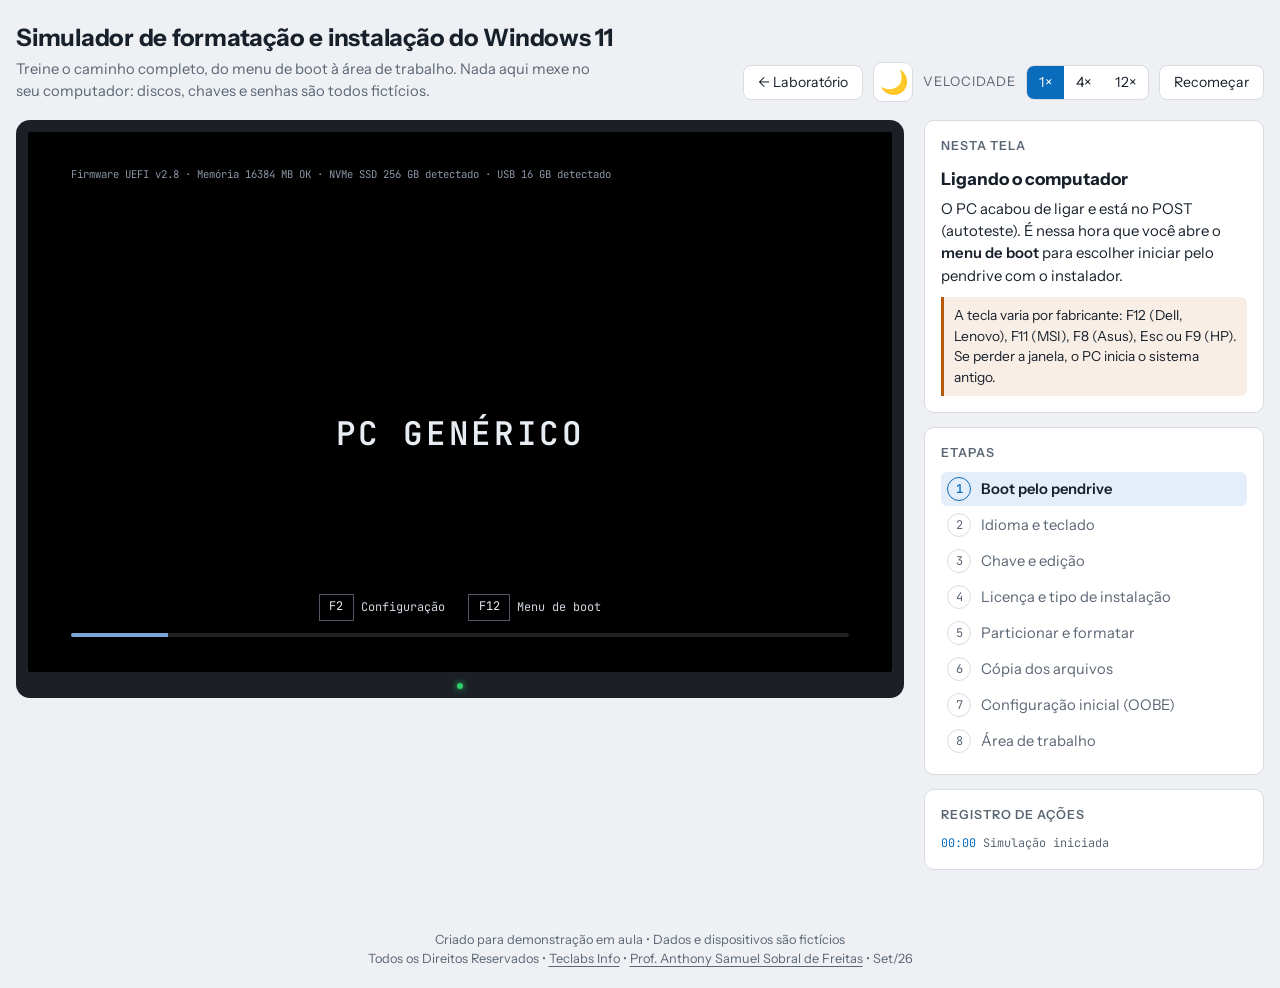
<file: instalacao-windows11.html>
<!doctype html>
<html lang="pt-BR">
<head>
<meta charset="utf-8">
<meta name="viewport" content="width=device-width, initial-scale=1, viewport-fit=cover">
<style>:root{padding-top:env(safe-area-inset-top,0px);padding-bottom:env(safe-area-inset-bottom,0px)}body{margin:0}img{max-width:100%}[hidden]{display:none!important}</style>
<title>Laboratórios de Sistemas Operacionais</title>
<meta name="claude:viewport-fit-sides" content="cover">
<link rel="preconnect" href="https://fonts.googleapis.com">
<link rel="stylesheet" href="https://fonts.googleapis.com/css2?family=Instrument+Sans:wght@400;500;600;700&family=JetBrains+Mono:wght@400;600&display=swap">
<style>
/* Layout: bancada de teste — monitor simulado à esquerda, roteiro/explicação à direita */
:root{
  --bg:#eef0f3; --panel:#ffffff; --fg:#17202b; --muted:#5b6675; --line:#d7dce3;
  --accent:#0a6cbd; --accent-soft:#e3eefa; --ok:#1f8a4c; --warn:#b5590d; --bezel:#1c2026;
  --f-ui:"Instrument Sans",system-ui,sans-serif; --f-mono:"JetBrains Mono",ui-monospace,Consolas,monospace;
  --f-scr:"Segoe UI Variable","Segoe UI",system-ui,-apple-system,sans-serif;
}
@media (prefers-color-scheme: dark){:root:not([data-theme="light"]){
  --bg:#0f1317; --panel:#171c22; --fg:#e6ebf1; --muted:#97a2b0; --line:#2a323c;
  --accent:#5aa9ec; --accent-soft:#16283a; --ok:#4cc184; --warn:#f0a35c; --bezel:#05070a; color-scheme:dark}}
:root[data-theme="dark"]{
  --bg:#0f1317; --panel:#171c22; --fg:#e6ebf1; --muted:#97a2b0; --line:#2a323c;
  --accent:#5aa9ec; --accent-soft:#16283a; --ok:#4cc184; --warn:#f0a35c; --bezel:#05070a; color-scheme:dark}
*{box-sizing:border-box}
body{background:var(--bg);color:var(--fg);font-family:var(--f-ui);font-size:15px;line-height:1.5}
.wrap{max-width:1360px;margin:0 auto;padding-block:20px 40px;padding-left:max(16px,env(safe-area-inset-left,0px));padding-right:max(16px,env(safe-area-inset-right,0px));display:flex;flex-direction:column;gap:18px}
header{display:flex;flex-wrap:wrap;gap:12px 20px;align-items:end;justify-content:space-between}
h1{font-size:1.5rem;margin:0;letter-spacing:-.01em;text-wrap:balance}
header p{margin:2px 0 0;color:var(--muted);font-size:.92rem;max-width:60ch}
.ctrl{display:flex;gap:10px;align-items:center;flex-wrap:wrap}
.ctrl label{font-size:.82rem;color:var(--muted);text-transform:uppercase;letter-spacing:.06em}
.seg{display:flex;border:1px solid var(--line);border-radius:8px;overflow:hidden;background:var(--panel)}
.seg button{border:0;background:none;color:var(--fg);font:inherit;font-size:.88rem;padding:6px 12px;cursor:pointer}
.seg button[aria-pressed="true"]{background:var(--accent);color:#fff}
.ghost{border:1px solid var(--line);background:var(--panel);color:var(--fg);font:inherit;font-size:.88rem;padding:6px 14px;border-radius:8px;cursor:pointer}
.ghost:hover{border-color:var(--accent)}
button:focus-visible,select:focus-visible,input:focus-visible,li:focus-visible{outline:2px solid var(--accent);outline-offset:2px}
main{display:grid;grid-template-columns:minmax(0,1fr) 340px;gap:20px;align-items:start}
@media (max-width:1000px){main{grid-template-columns:minmax(0,1fr)}}
.monitor{background:var(--bezel);padding:12px 12px 26px;border-radius:14px;position:relative;min-width:0}
.monitor::after{content:"";position:absolute;bottom:9px;left:50%;width:6px;height:6px;margin-left:-3px;border-radius:50%;background:#2fd06a;box-shadow:0 0 6px #2fd06a}
.screen{position:relative;aspect-ratio:16/10;max-width:100%;overflow:hidden;background:#000;border-radius:3px;container-type:inline-size;font-family:var(--f-scr);color:#1b1b1b}
#stage{position:absolute;inset:0;overflow:auto;font-size:clamp(11px,1.45cqw,15px)}
@media (max-width:700px){.screen{aspect-ratio:auto;height:600px}#stage{font-size:12.5px}}

/* guia */
aside{display:flex;flex-direction:column;gap:14px;min-width:0}
.card{background:var(--panel);border:1px solid var(--line);border-radius:10px;padding:16px}
.card h2{font-size:.78rem;text-transform:uppercase;letter-spacing:.08em;color:var(--muted);margin:0 0 10px;font-weight:600}
.phases{list-style:none;margin:0;padding:0;display:flex;flex-direction:column;gap:2px;counter-reset:ph}
.phases li{counter-increment:ph;display:flex;gap:10px;align-items:center;padding:5px 6px;border-radius:6px;font-size:.92rem;color:var(--muted)}
.phases li::before{content:counter(ph);width:22px;height:22px;flex:none;border-radius:50%;border:1.5px solid var(--line);display:grid;place-items:center;font-size:.75rem;font-family:var(--f-mono)}
.phases li.done{color:var(--fg)} .phases li.done::before{content:"✓";background:var(--ok);border-color:var(--ok);color:#fff}
.phases li.cur{background:var(--accent-soft);color:var(--fg);font-weight:600} .phases li.cur::before{border-color:var(--accent);color:var(--accent)}
#gTitle{font-size:1.08rem;margin:0 0 6px;text-wrap:balance}
#gText{margin:0;color:var(--fg);font-size:.93rem}
#gText b{font-weight:600}
.tip{margin-top:10px;padding:8px 10px;border-left:3px solid var(--warn);background:color-mix(in srgb,var(--warn) 10%,transparent);font-size:.86rem;border-radius:0 6px 6px 0}
.tip:empty{display:none}
#log{font-family:var(--f-mono);font-size:.74rem;max-height:200px;overflow:auto;margin:0;padding:0;list-style:none;display:flex;flex-direction:column;gap:3px;color:var(--muted)}
#log li span{color:var(--accent)}

/* ===== tela simulada (mundo próprio, cores fixas) ===== */
.post,.bios,.black{position:absolute;inset:0;background:#000;color:#cfd6df;font-family:var(--f-mono)}
.post{display:flex;flex-direction:column;justify-content:space-between;padding:4% 5%}
.post .brand{font-size:2.6em;font-weight:600;letter-spacing:.08em;color:#e8edf3;text-align:center;margin-top:12%}
.post .keys{display:flex;gap:2em;flex-wrap:wrap;justify-content:center;font-size:.95em}
.post .keys button{font:inherit;background:none;border:1px solid #556;color:#e8edf3;padding:.3em .8em;cursor:pointer}
.post .keys button:hover{background:#223}
.bar{height:.35em;background:#222;margin-top:1em;border-radius:2px;overflow:hidden}.bar i{display:block;height:100%;background:#7aa7d8;width:0}
.bios{background:#0b1a4a;color:#dfe6ff;display:flex;align-items:center;justify-content:center;padding:3%}
.bios .box{border:2px solid #9fb2ea;width:min(92%,640px);background:#0e2364}
.bios .bh{background:#9fb2ea;color:#0b1a4a;padding:.4em .8em;font-weight:600}
.bios ul{list-style:none;margin:0;padding:.8em}
.bios li{padding:.35em .6em;cursor:pointer}
.bios li.on{background:#dfe6ff;color:#0b1a4a}
.bios .bf{border-top:1px solid #4a5f9e;padding:.5em .8em;font-size:.85em;color:#a9b8e8}
.black{display:flex;flex-direction:column;align-items:center;justify-content:center;gap:1.6em;font-family:var(--f-scr);color:#fff;text-align:center;padding:5%}
.black .msg{font-size:1.15em}
.spin{width:3em;height:3em;position:relative}
.spin i{position:absolute;inset:0;animation:orb 2.2s cubic-bezier(.5,.1,.5,.9) infinite}
.spin i::before{content:"";position:absolute;top:0;left:50%;width:.36em;height:.36em;margin-left:-.18em;border-radius:50%;background:currentColor}
.spin i:nth-child(2){animation-delay:.14s}.spin i:nth-child(3){animation-delay:.28s}.spin i:nth-child(4){animation-delay:.42s}.spin i:nth-child(5){animation-delay:.56s}
@keyframes orb{0%{transform:rotate(0)}80%,100%{transform:rotate(720deg)}}
@media (prefers-reduced-motion:reduce){.spin i{animation-duration:6s}}

.setup{position:absolute;inset:0;background:radial-gradient(120% 90% at 20% 10%,#3a4bb0 0%,#1b2466 45%,#0d1240 100%);display:flex;align-items:center;justify-content:center;padding:3%}
.dlg{background:#f3f3f3;width:min(96%,46em);border-radius:.5em;box-shadow:0 1em 3em rgba(0,0,0,.45);display:flex;flex-direction:column;max-height:96%;position:relative}
.dlg-bar{display:flex;justify-content:space-between;padding:.55em .9em;font-size:.85em;color:#333;border-bottom:1px solid #e0e0e0}
.dlg-body{padding:1.4em 2em;overflow:auto;flex:1;min-height:0}
.dlg-body h3{font-weight:400;font-size:1.45em;margin:0 0 .8em;color:#1b1b1b}
.dlg-foot{display:flex;justify-content:flex-end;gap:.6em;align-items:center;padding:.8em 1.4em;background:#ebebeb;border-top:1px solid #ddd;border-radius:0 0 .5em .5em}
.dlg-foot .sp{margin-right:auto;font-size:.85em;color:#555}
.b{font:inherit;font-size:.95em;padding:.42em 1.5em;border-radius:.3em;border:1px solid #bbb;background:#fdfdfd;color:#1b1b1b;cursor:pointer;min-width:6.5em}
.b:hover{background:#f0f0f0}
.b.p{background:#0067c0;border-color:#0067c0;color:#fff}.b.p:hover{background:#1a76c7}
.b:disabled{opacity:.45;cursor:not-allowed}
.lnk{background:none;border:0;color:#0055a5;font:inherit;cursor:pointer;padding:0;text-decoration:underline;text-underline-offset:2px}
.frm{display:grid;grid-template-columns:minmax(0,15em) minmax(0,1fr);gap:.9em 1em;align-items:center}
@container (max-width:520px){.frm{grid-template-columns:minmax(0,1fr)}}
.frm label{color:#333}
.scr select,.scr input[type=text],.scr input[type=password]{font:inherit;padding:.38em .5em;border:1px solid #aaa;border-radius:.25em;background:#fff;color:#1b1b1b;width:100%;min-width:0}
.center{display:flex;flex-direction:column;align-items:center;justify-content:center;gap:1.2em;padding:2em 0}
.big{font:inherit;font-size:1.3em;padding:.6em 2.2em;border-radius:.35em;border:0;background:#0067c0;color:#fff;cursor:pointer}
.tbl{width:100%;border-collapse:collapse;font-size:.92em;background:#fff;border:1px solid #c8c8c8}
.tbl th{text-align:left;font-weight:600;padding:.4em .6em;border-bottom:1px solid #ccc;background:#f7f7f7}
.tbl td{padding:.4em .6em;white-space:nowrap}
.tbl tr.row{cursor:pointer}.tbl tr.row:hover td{background:#e8f1fb}.tbl tr.row.on td{background:#cce4f7}
.tbl td.num{text-align:right;font-variant-numeric:tabular-nums}
.tw{overflow-x:auto;border-radius:.2em}
.dacts{display:flex;flex-wrap:wrap;gap:.4em 1.4em;margin-top:.8em}
.dacts button{background:none;border:0;font:inherit;color:#0055a5;cursor:pointer;padding:.2em 0;display:flex;gap:.35em;align-items:center}
.dacts button:disabled{color:#9a9a9a;cursor:default}
.err{margin-top:.8em;padding:.5em .7em;background:#fde7e9;border:1px solid #f1b5bb;color:#8a1c24;border-radius:.25em;font-size:.9em}
.info{margin-top:.8em;padding:.5em .7em;background:#fff4ce;border:1px solid #e8d48a;color:#5c4a00;border-radius:.25em;font-size:.9em}
.lic{background:#fff;border:1px solid #ccc;height:11em;overflow:auto;padding:.8em;font-size:.88em;color:#333}
.opt{display:block;width:100%;text-align:left;background:#fff;border:1px solid #d0d0d0;border-radius:.3em;padding:.8em 1em;margin-bottom:.7em;font:inherit;cursor:pointer;color:#1b1b1b}
.opt:hover{border-color:#0067c0;background:#f5f9fd}.opt b{display:block;font-size:1.08em;font-weight:600;margin-bottom:.2em}.opt span{font-size:.9em;color:#555}
.steps{list-style:none;padding:0;margin:0 0 1.2em;display:flex;flex-direction:column;gap:.45em}
.steps li{color:#888}.steps li.on{color:#1b1b1b;font-weight:600}.steps li.ok{color:#1b1b1b}.steps li.ok::before{content:"✓ ";color:#107c10}
.pbar{height:.5em;background:#ddd;border-radius:1em;overflow:hidden}.pbar i{display:block;height:100%;width:0;background:#0067c0;transition:width .2s}
.stageline{display:flex;gap:0;margin-top:1em;font-size:.85em;color:#555}
.stageline div{flex:1;border-top:3px solid #ccc;padding-top:.3em}.stageline div.on{border-color:#0067c0;color:#0067c0;font-weight:600}
.modal{position:absolute;inset:0;background:rgba(0,0,0,.35);display:flex;align-items:center;justify-content:center;z-index:5;padding:4%}
.modal .m{background:#fff;max-width:30em;border-radius:.4em;box-shadow:0 .8em 2.4em rgba(0,0,0,.4);overflow:hidden}
.modal .mb{padding:1.2em 1.4em;display:flex;gap:1em;align-items:flex-start}
.modal .mi{flex:none;width:2em;height:2em;border-radius:50%;background:#f7c948;color:#4a3700;display:grid;place-items:center;font-weight:700}
.modal .mf{display:flex;justify-content:flex-end;gap:.5em;padding:.7em 1em;background:#f2f2f2}

/* OOBE */
.oobe{position:absolute;inset:0;background:linear-gradient(160deg,#dfe8f3,#c9d6e8);display:flex;align-items:center;justify-content:center;padding:3%}
.oc{background:#fbfbfb;border-radius:.9em;box-shadow:0 1em 3em rgba(20,40,80,.18);width:min(100%,58em);height:min(100%,34em);display:grid;grid-template-columns:38% 62%;overflow:hidden}
@container (max-width:560px){.oc{grid-template-columns:1fr;height:auto;min-height:100%}.ol{display:none!important}}
.ol{background:linear-gradient(180deg,#eef3f9,#e3ebf5);display:flex;align-items:center;justify-content:center;color:#2a6fb8}
.ol svg{width:42%;height:auto}
.or{display:flex;flex-direction:column;padding:2.2em 2.4em 1.4em;min-width:0}
.or h3{font-weight:600;font-size:1.55em;margin:0 0 .3em;color:#1b1b1b;text-wrap:balance}
.or .sub{color:#555;margin:0 0 1em}
.or .bd{flex:1;overflow:auto;min-height:0}
.or .ft{display:flex;justify-content:flex-end;gap:.6em;padding-top:1em}
.lst{list-style:none;margin:0;padding:0;border:1px solid #ddd;border-radius:.4em;max-height:13em;overflow:auto;background:#fff}
.lst li{padding:.55em .9em;cursor:pointer;border-bottom:1px solid #f0f0f0;display:flex;justify-content:space-between;gap:1em}
.lst li:hover{background:#f2f6fb}.lst li.on{background:#dcebfa;font-weight:600}
.tg{display:flex;justify-content:space-between;align-items:center;gap:1em;padding:.55em 0;border-bottom:1px solid #eee}
.tg small{display:block;color:#666}
.sw{appearance:none;width:2.6em;height:1.35em;border-radius:1em;background:#999;position:relative;cursor:pointer;flex:none;border:0}
.sw::after{content:"";position:absolute;top:.2em;left:.2em;width:.95em;height:.95em;border-radius:50%;background:#fff;transition:left .15s}
.sw:checked{background:#0067c0}.sw:checked::after{left:1.45em}
.fin{position:absolute;inset:0;display:flex;flex-direction:column;align-items:center;justify-content:center;gap:1.2em;color:#fff;font-family:var(--f-scr);transition:background 3s;text-align:center;padding:5%}
.fin .t{font-size:2.2em;font-weight:300}

/* desktop */
.desk{position:absolute;inset:0;background:radial-gradient(70% 90% at 30% 70%,#2a7d9e 0%,transparent 60%),radial-gradient(60% 80% at 80% 30%,#6b4fb8 0%,transparent 60%),#152a4a;color:#fff}
.dicon{position:absolute;top:2%;left:1.2%;width:5.5em;text-align:center;font-size:.85em;text-shadow:0 1px 2px #000}
.dicon div{width:2.6em;height:2.6em;margin:0 auto .3em;border:2px solid #dfe9f5;border-radius:.3em;background:rgba(255,255,255,.12)}
.tb{position:absolute;left:0;right:0;bottom:0;height:3.4em;background:rgba(32,34,40,.82);backdrop-filter:blur(12px);display:flex;align-items:center;justify-content:center;gap:.5em}
.tb .ic{width:2.2em;height:2.2em;border-radius:.4em;display:grid;place-items:center}
.tb .st{background:linear-gradient(135deg,#4cc2ff,#0a6cbd)}
.tb .st i{width:.9em;height:.9em;border:2px solid #fff;border-radius:.2em}
.tb .se{background:#3a3d45;width:9em;border-radius:2em;font-size:.82em;color:#bbb;justify-content:start;padding:0 1em;display:flex}
.tray{position:absolute;right:1.2em;font-size:.8em;text-align:right;line-height:1.3}
.win{position:absolute;top:10%;left:50%;transform:translateX(-50%);width:min(92%,30em);background:#f9f9f9;color:#1b1b1b;border-radius:.6em;box-shadow:0 1em 3em rgba(0,0,0,.45);overflow:hidden}
.win .wh{padding:.5em .9em;font-size:.85em;border-bottom:1px solid #e5e5e5;display:flex;justify-content:space-between}
.win .wb{padding:1.2em 1.4em}
.win dl{display:grid;grid-template-columns:auto 1fr;gap:.3em 1em;margin:.8em 0 1.2em;font-size:.92em}
.win dt{color:#666}.win dd{margin:0}
.toast{position:absolute;left:50%;bottom:4%;transform:translateX(-50%);background:#222;color:#fff;padding:.5em 1em;border-radius:.3em;font-size:.9em;z-index:9}
</style>
<style>.lab-footer{text-align:center;color:var(--muted);font-size:.8rem;padding:20px} .theme-pick{font:inherit;background:var(--panel);color:var(--fg);border:1px solid var(--line);border-radius:8px;padding:6px}</style><style>.theme-icon{width:40px;height:40px;display:grid;place-items:center;background:var(--panel);color:var(--fg);border:1px solid var(--line);border-radius:9px;font-size:23px;cursor:pointer}.app-symbol{display:grid!important;place-items:center;background:transparent!important;font-style:normal;flex:none}.app-symbol svg{display:block;width:100%;height:100%}.tb .app-symbol{width:2em;height:2em;padding:.12em}.dock .app-symbol{padding:.05em}</style><link rel="icon" type="image/svg+xml" href="data:image/svg+xml,%3Csvg%20xmlns%3D%22http%3A%2F%2Fwww.w3.org%2F2000%2Fsvg%22%20viewBox%3D%220%200%2064%2064%22%3E%3Crect%20width%3D%2264%22%20height%3D%2264%22%20rx%3D%2214%22%20fill%3D%22%23102338%22%2F%3E%3Cpath%20d%3D%22M18%2013h28M18%2051h28M22%2014c0%2012%2020%2024%2020%2036M42%2014c0%2012-20%2024-20%2036%22%20fill%3D%22none%22%20stroke%3D%22%2338bdf8%22%20stroke-width%3D%224%22%20stroke-linecap%3D%22round%22%2F%3E%3Ccircle%20cx%3D%2232%22%20cy%3D%2232%22%20r%3D%224%22%20fill%3D%22%23f6b73c%22%2F%3E%3C%2Fsvg%3E"><style>footer a{color:inherit;text-decoration:underline;text-underline-offset:3px}footer a:hover{color:#168bd2}.eyebrow{text-transform:none}</style></head>
<body>


<div class="wrap">
  <header>
    <div>
      <h1>Simulador de formatação e instalação do Windows 11</h1>
      <p>Treine o caminho completo, do menu de boot à área de trabalho. Nada aqui mexe no seu computador: discos, chaves e senhas são todos fictícios.</p>
    </div>
    <div class="ctrl">
      <a class="ghost" href="index.html" style="text-decoration:none">← Laboratório</a>
      <button type="button" id="theme" class="theme-icon" aria-label="Ativar tema escuro" title="Ativar tema escuro">🌙</button><label for="spd">Velocidade</label>
      <div class="seg" id="spd" role="group" aria-label="Velocidade da simulação">
        <button type="button" data-s="1" aria-pressed="true">1×</button>
        <button type="button" data-s="4" aria-pressed="false">4×</button>
        <button type="button" data-s="12" aria-pressed="false">12×</button>
      </div>
      <button type="button" class="ghost" id="reset">Recomeçar</button>
    </div>
  </header>
  <main>
    <div class="monitor"><div class="screen scr"><div id="stage"></div></div></div>
    <aside>
      <section class="card"><h2>Nesta tela</h2><h3 id="gTitle"></h3><p id="gText"></p><div class="tip" id="gTip"></div></section>
      <section class="card"><h2>Etapas</h2><ol class="phases" id="phases"></ol></section>
      <section class="card"><h2>Registro de ações</h2><ul id="log"></ul></section>
    </aside>
  </main>
</div>

<script>
const $=s=>document.querySelector(s), stage=$('#stage');
const PH=['Boot pelo pendrive','Idioma e teclado','Chave e edição','Licença e tipo de instalação','Particionar e formatar','Cópia dos arquivos','Configuração inicial (OOBE)','Área de trabalho'];
const S={speed:1};
function fresh(){Object.assign(S,{edition:null,user:'',hasPass:false,device:'',net:null,region:'Brasil',kb:'Português (Brasil ABNT2)',sel:-1,target:null,created:[],t0:Date.now(),
  parts:[{t:'efi',l:'Sistema',mb:100,fr:68},{t:'msr',l:'MSR (Reservado)',mb:16,fr:16},{t:'pri',l:'',mb:243100,fr:41210},{t:'rec',l:'Recuperação',mb:650,fr:112}]});
  $('#log').innerHTML='';}
let T=[],keyH=null;
const later=(f,ms)=>{T.push(setTimeout(f,ms/S.speed))};
const every=(f,ms)=>{T.push(setInterval(f,ms))};
function clearAll(){T.forEach(i=>{clearTimeout(i);clearInterval(i)});T=[];keyH=null}
document.addEventListener('keydown',e=>{if(keyH&&!/INPUT|SELECT|TEXTAREA/.test(e.target.tagName))keyH(e)});
const esc=s=>String(s).replace(/[&<>"']/g,c=>({'&':'&amp;','<':'&lt;','>':'&gt;','"':'&quot;',"'":'&#39;'}[c]));
function log(m){const el=document.createElement('li');const s=Math.round((Date.now()-S.t0)/1000);el.innerHTML=`<span>${String(Math.floor(s/60)).padStart(2,'0')}:${String(s%60).padStart(2,'0')}</span> ${esc(m)}`;const L=$('#log');L.appendChild(el);L.scrollTop=L.scrollHeight}
function toast(m){const t=document.createElement('div');t.className='toast';t.textContent=m;stage.appendChild(t);setTimeout(()=>t.remove(),2600)}
const fmt=mb=>mb>=1024?(mb/1024).toFixed(1).replace('.',',')+' GB':mb.toFixed(1).replace('.',',')+' MB';

function setGuide(d){
  $('#gTitle').textContent=d.t;$('#gText').innerHTML=d.g;$('#gTip').innerHTML=d.tip||'';
  $('#phases').innerHTML=PH.map((p,i)=>`<li class="${i<d.p?'done':i===d.p?'cur':''}">${p}</li>`).join('');
}
function go(n){clearAll();const d=SC[n]();stage.innerHTML=d.h;stage.scrollTop=0;setGuide(d);d.a&&d.a()}

const win=(body,foot)=>`<div class="setup"><div class="dlg"><div class="dlg-bar"><span>Instalação do Windows 11</span><span aria-hidden="true">✕</span></div><div class="dlg-body">${body}</div>${foot?`<div class="dlg-foot">${foot}</div>`:''}</div></div>`;
const IC={
 globe:'<svg viewBox="0 0 48 48" fill="none" stroke="currentColor" stroke-width="2"><circle cx="24" cy="24" r="19"/><ellipse cx="24" cy="24" rx="8" ry="19"/><path d="M5 24h38M8 14h32M8 34h32"/></svg>',
 kb:'<svg viewBox="0 0 48 48" fill="none" stroke="currentColor" stroke-width="2"><rect x="4" y="13" width="40" height="22" rx="3"/><path d="M10 20h2M16 20h2M22 20h2M28 20h2M34 20h4M10 26h4M18 26h2M24 26h2M30 26h8M14 31h20"/></svg>',
 wifi:'<svg viewBox="0 0 48 48" fill="none" stroke="currentColor" stroke-width="2.4" stroke-linecap="round"><path d="M6 19a26 26 0 0 1 36 0M12 25.5a17 17 0 0 1 24 0M18 32a8.5 8.5 0 0 1 12 0"/><circle cx="24" cy="38" r="1.8" fill="currentColor"/></svg>',
 pc:'<svg viewBox="0 0 48 48" fill="none" stroke="currentColor" stroke-width="2"><rect x="6" y="9" width="36" height="24" rx="2"/><path d="M2 39h44l-3-6H5z"/></svg>',
 user:'<svg viewBox="0 0 48 48" fill="none" stroke="currentColor" stroke-width="2"><circle cx="24" cy="17" r="8"/><path d="M8 42c2-9 8-13 16-13s14 4 16 13"/></svg>',
 lock:'<svg viewBox="0 0 48 48" fill="none" stroke="currentColor" stroke-width="2"><rect x="10" y="21" width="28" height="21" rx="3"/><path d="M16 21v-6a8 8 0 0 1 16 0v6"/><circle cx="24" cy="31" r="2.5"/></svg>',
 shield:'<svg viewBox="0 0 48 48" fill="none" stroke="currentColor" stroke-width="2"><path d="M24 4 7 10v12c0 11 7 18 17 22 10-4 17-11 17-22V10z"/><path d="m16 24 6 6 10-12"/></svg>'};
const oobe=(ic,title,sub,body,foot)=>`<div class="oobe"><div class="oc"><div class="ol">${IC[ic]}</div><div class="or"><h3>${title}</h3>${sub?`<p class="sub">${sub}</p>`:''}<div class="bd">${body}</div><div class="ft">${foot}</div></div></div></div>`;
const spin='<div class="spin"><i></i><i></i><i></i><i></i><i></i></div>';
function modal(text,btns){const m=document.createElement('div');m.className='modal';
  m.innerHTML=`<div class="m"><div class="mb"><div class="mi">!</div><div>${text}</div></div><div class="mf">${btns.map((b,i)=>`<button class="b ${b.p?'p':''}" data-i="${i}">${b.l}</button>`).join('')}</div></div>`;
  m.onclick=e=>{const i=e.target.dataset.i;if(i===undefined)return;m.remove();btns[i].f&&btns[i].f()};stage.appendChild(m);m.querySelector('.b.p,.b').focus()}
function listPick(sel,cb){const ul=$(sel);ul.onclick=e=>{const li=e.target.closest('li');if(!li)return;ul.querySelectorAll('li').forEach(x=>x.classList.toggle('on',x===li));cb&&cb(li)}}

const SC={
post(){return{p:0,t:'Ligando o computador',
 g:'O PC acabou de ligar e está no POST (autoteste). É nessa hora que você abre o <b>menu de boot</b> para escolher iniciar pelo pendrive com o instalador.',
 tip:'A tecla varia por fabricante: F12 (Dell, Lenovo), F11 (MSI), F8 (Asus), Esc ou F9 (HP). Se perder a janela, o PC inicia o sistema antigo.',
 h:`<div class="post"><div><div style="font-size:.85em;color:#8a96a6">Firmware UEFI v2.8 · Memória 16384 MB OK · NVMe SSD 256 GB detectado · USB 16 GB detectado</div></div>
 <div class="brand">PC GENÉRICO</div>
 <div><div class="keys"><span><button id="kF2">F2</button> Configuração</span><span><button id="kF12">F12</button> Menu de boot</span></div><div class="bar"><i id="pb"></i></div></div></div>`,
 a(){let p=0;every(()=>{p+=1.25*S.speed;$('#pb').style.width=Math.min(p,100)+'%';if(p>=100){clearAll();log('Janela do POST perdida; iniciou o sistema antigo');go('oldsys')}},100);
  const f12=()=>{log('F12: abriu o menu de boot');go('bios')};$('#kF12').onclick=f12;
  $('#kF2').onclick=()=>toast('A configuração da UEFI não é necessária nesta simulação. Use F12.');
  keyH=e=>{if(e.key==='F12'||e.key==='F11'||e.key==='Escape'){e.preventDefault();f12()}}}}},
oldsys(){return{p:0,t:'Iniciou o sistema antigo',g:'O computador seguiu a ordem de boot padrão e carregou o Windows já instalado no SSD. Para formatar, é preciso iniciar pelo pendrive.',
 tip:'Também dá para mudar a ordem de boot na UEFI (F2/Del), colocando o USB em primeiro.',
 h:`<div class="black">${spin}<div class="msg">Carregando o Windows antigo do SSD…</div><button class="b" id="rb">Reiniciar e tentar de novo</button></div>`,
 a(){$('#rb').onclick=()=>{log('Reiniciou');go('post')}}}},
bios(){const it=['Windows Boot Manager (NVMe SSD 256GB)','UEFI: USB Flash Drive 16GB, Partition 1','UEFI: PXE IPv4 Ethernet','Entrar na configuração'];let s=0;
 return{p:0,t:'Menu de boot',g:'Escolha o dispositivo <b>UEFI: USB</b>. Use ↑ ↓ e Enter, ou clique duas vezes. A opção “Windows Boot Manager” é o SSD com o sistema atual.',
 tip:'Se o pendrive aparecer duas vezes (com e sem “UEFI”), prefira a versão UEFI. O Windows 11 exige boot UEFI com Secure Boot e TPM 2.0.',
 h:`<div class="bios"><div class="box"><div class="bh">Menu de inicialização</div><ul id="bl">${it.map((x,i)=>`<li data-i="${i}" class="${i?'':'on'}">${x}</li>`).join('')}</ul><div class="bf">↑↓ Mover · Enter Selecionar · clique duplo também funciona</div></div></div>`,
 a(){const L=$('#bl');const draw=()=>L.querySelectorAll('li').forEach((li,i)=>li.classList.toggle('on',i===s));
  const pick=()=>{if(s===1){log('Boot pelo pendrive USB');go('loading')}else if(s===0){log('Boot pelo SSD (sistema antigo)');go('oldsys')}else toast(s===2?'Boot pela rede não se aplica aqui.':'Configuração não é necessária. Escolha o USB.')};
  L.onclick=e=>{const li=e.target.closest('li');if(li){s=+li.dataset.i;draw()}};L.ondblclick=e=>{if(e.target.closest('li'))pick()};
  keyH=e=>{if(e.key==='ArrowDown'){s=(s+1)%4;draw();e.preventDefault()}else if(e.key==='ArrowUp'){s=(s+3)%4;draw();e.preventDefault()}else if(e.key==='Enter')pick()}}}},
loading(){return{p:0,t:'Carregando o instalador',g:'O firmware está lendo o pendrive e carregando o ambiente de instalação (WinPE) para a memória.',
 h:`<div class="black">${spin}</div>`,a(){later(()=>go('lang'),3500)}}},
lang(){return{p:1,t:'Idioma, formato e teclado',g:'Confirme o idioma do sistema, o formato de data/moeda e o <b>layout do teclado</b>. Teclado brasileiro com Ç é o <b>ABNT2</b>.',
 tip:'Teclado errado aqui gera senha digitada errada depois. Confira se seu teclado tem a tecla Ç.',
 h:win(`<h3>Selecione as configurações de idioma</h3><div class="frm">
  <label for="l1">Idioma a ser instalado</label><select id="l1"><option>Português (Brasil)</option><option>English (United States)</option><option>Español (España)</option></select>
  <label for="l2">Formato de hora e moeda</label><select id="l2"><option>Português (Brasil)</option><option>Inglês (Estados Unidos)</option></select>
  <label for="l3">Teclado ou método de entrada</label><select id="l3"><option>Português (Brasil ABNT2)</option><option>Português (Brasil ABNT)</option><option>Estados Unidos-Internacional</option><option>EUA</option></select></div>`,
  `<button class="b p" id="nx">Avançar</button>`),
 a(){$('#nx').onclick=()=>{S.kb=$('#l3').value;log('Idioma: '+$('#l1').value+' · Teclado: '+S.kb);go('start')}}}},
start(){return{p:1,t:'Instalar ou reparar',g:'<b>Instalar agora</b> inicia a instalação limpa. “Reparar o computador” abre ferramentas de recuperação (restauração, prompt de comando), útil quando o sistema não inicia.',
 h:win(`<div class="center"><button class="big" id="go">Instalar agora</button><button class="lnk" id="rp">Reparar o computador</button></div>`),
 a(){$('#go').onclick=()=>{log('Instalar agora');go('wait1')};$('#rp').onclick=()=>toast('Recuperação fica fora desta simulação.')}}},
wait1(){return{p:2,t:'Iniciando a instalação',g:'O instalador está preparando os arquivos temporários.',h:win(`<div class="center">${spin.replace('spin"','spin" style="color:#0067c0"')}<div>A instalação está sendo iniciada</div></div>`),a(){later(()=>go('key'),2200)}}},
key(){return{p:2,t:'Chave do produto',g:'Digite a chave de 25 caracteres, ou clique em <b>Não tenho a chave do produto</b>. Em PCs que já tiveram Windows ativado, a licença digital fica vinculada à placa-mãe e ativa sozinha depois.',
 tip:'Nesta simulação qualquer combinação de 25 letras/números é aceita e seleciona o Pro. Não digite chaves reais.',
 h:win(`<h3>Ativar o Windows</h3><p style="margin:0 0 1em;color:#444">Se esta for a primeira vez que você instala o Windows neste computador, digite uma chave do produto válida. A chave tem esta aparência: XXXXX-XXXXX-XXXXX-XXXXX-XXXXX</p>
  <input type="text" id="pk" maxlength="29" autocomplete="off" spellcheck="false" style="font-family:var(--f-mono);letter-spacing:.05em" aria-label="Chave do produto"><div id="pkm"></div>
  <p style="margin:1.4em 0 0"><button class="lnk" id="nok">Não tenho a chave do produto</button></p>`,`<span class="sp">Declaração de privacidade</span><button class="b p" id="nx" disabled>Avançar</button>`),
 a(){const i=$('#pk'),nx=$('#nx');i.oninput=()=>{const r=i.value.toUpperCase().replace(/[^A-Z0-9]/g,'').slice(0,25);i.value=(r.match(/.{1,5}/g)||[]).join('-');nx.disabled=r.length<25};
  nx.onclick=()=>{S.edition='Windows 11 Pro';log('Chave fictícia aceita: edição Pro');go('license')};$('#nok').onclick=()=>{log('Sem chave do produto');go('edition')}}}},
edition(){const ed=['Windows 11 Home','Windows 11 Home N','Windows 11 Education','Windows 11 Pro','Windows 11 Pro N','Windows 11 Pro Education','Windows 11 Pro for Workstations'];
 return{p:2,t:'Escolha da edição',g:'Escolha a edição que corresponde à sua licença. Se o PC veio com Home, instale <b>Home</b>, senão ele não ativa sozinho. O <b>Pro</b> traz BitLocker, Hyper-V e Área de Trabalho Remota como host.',
 tip:'As edições “N” vêm sem os aplicativos de mídia, para o mercado europeu. No Brasil, não há motivo para usá-las.',
 h:win(`<h3>Selecione o sistema operacional que deseja instalar</h3><div class="tw"><table class="tbl"><tr><th>Sistema operacional</th><th>Arquitetura</th><th>Data de modificação</th></tr>
 ${ed.map((e,i)=>`<tr class="row" data-i="${i}"><td>${e}</td><td>x64</td><td class="num">03/10/2026</td></tr>`).join('')}</table></div>`,`<button class="b p" id="nx" disabled>Avançar</button>`),
 a(){let s=-1;stage.querySelectorAll('tr.row').forEach(r=>r.onclick=()=>{s=+r.dataset.i;stage.querySelectorAll('tr.row').forEach(x=>x.classList.toggle('on',x===r));$('#nx').disabled=false});
  $('#nx').onclick=()=>{S.edition=ed[s];log('Edição: '+S.edition);go('license')}}}},
license(){return{p:3,t:'Termos de licença',g:'Leia e marque a caixa para aceitar. Sem aceitar, a instalação não prossegue.',
 h:win(`<h3>Avisos aplicáveis e termos de licença</h3><div class="lic"><p><b>Texto de exemplo para a simulação.</b> Na instalação real, aqui aparecem os termos de licença do software, que definem quantos dispositivos podem usar a licença, as regras de ativação, a coleta de dados de diagnóstico e as limitações de garantia.</p><p>Pontos que costumam importar: uma licença de varejo pode ser transferida para outro PC; uma licença OEM (que veio com o computador) fica presa àquela máquina.</p><p>Role até o fim se quiser, depois marque a caixa abaixo para continuar.</p></div>
  <label style="display:flex;gap:.5em;align-items:center;margin-top:1em"><input type="checkbox" id="ac"> Aceito os termos de licença</label>`,`<button class="b p" id="nx" disabled>Avançar</button>`),
 a(){$('#ac').onchange=e=>$('#nx').disabled=!e.target.checked;$('#nx').onclick=()=>{log('Termos aceitos');go('type')}}}},
type(){return{p:3,t:'Tipo de instalação',g:'Para <b>formatar</b>, escolha <b>Personalizada</b>. “Atualização” mantém arquivos e programas e só funciona se você iniciar o instalador de dentro do Windows existente.',
 h:win(`<h3>Que tipo de instalação você deseja?</h3>
  <button class="opt" id="up"><b>Atualização: instalar o Windows e manter arquivos, configurações e aplicativos</b><span>Os arquivos, configurações e aplicativos são movidos para o Windows com esta opção.</span></button>
  <button class="opt" id="cu"><b>Personalizada: instalar apenas o Windows (avançado)</b><span>Os arquivos, configurações e aplicativos não são movidos. Para alterar partições e unidades, inicie o computador com o disco de instalação.</span></button><div id="tm"></div>`),
 a(){$('#up').onclick=()=>{$('#tm').innerHTML='<div class="err">Para atualizar, inicie a instalação a partir do Windows já em execução. Ao iniciar pelo pendrive, use a opção Personalizada.</div>';log('Tentou Atualização (bloqueada no boot)')};
  $('#cu').onclick=()=>{log('Instalação personalizada');S.sel=-1;go('disk')}}}},
disk(){return{p:4,t:'Particionamento e formatação',
 g:'Aqui acontece a formatação de verdade. O caminho mais limpo: selecione cada partição da <b>Unidade 0</b> e clique em <b>Excluir</b> até sobrar só “Espaço Não Alocado”. Depois selecione esse espaço e clique em <b>Avançar</b>: o Windows cria sozinho as partições de Sistema (EFI), MSR, Primária e Recuperação.',
 tip:'Excluir apaga tudo daquela partição sem volta. Faça backup antes. Se houver outros discos (HD de dados), não mexa neles: confira o número da unidade e o tamanho.',
 h:win(`<h3>Onde deseja instalar o Windows?</h3><div class="tw"><table class="tbl" id="dt"></table></div>
  <div class="dacts"><button id="aR">⟳ Atualizar</button><button id="aD">✕ Excluir</button><button id="aF">▣ Formatar</button><button id="aN">✚ Novo</button><button id="aL">⇪ Carregar driver</button><button id="aE" disabled>⇔ Estender</button></div><div id="dm"></div>`,
  `<button class="b p" id="nx">Avançar</button>`),
 a(){drawDisk()}}},
copy(){return{p:5,t:'Instalando o Windows',g:'O instalador copia a imagem do sistema para a partição escolhida, expande os arquivos e instala recursos e atualizações embutidas. Não desligue o PC nem tire o pendrive.',
 tip:'Em hardware real leva de 10 a 30 minutos, dependendo do SSD e do pendrive (USB 3.0 ajuda muito).',
 h:win(`<h3>Instalando o Windows</h3><p style="margin:-.4em 0 1em;color:#444">Status</p><ul class="steps" id="cs"></ul><div class="pbar"><i id="cp"></i></div>
  <div class="stageline"><div>1 Coletando informações</div><div class="on">2 Instalando o Windows</div></div>`),
 a(){const st=[['Copiando arquivos do Windows',9],['Preparando arquivos para instalação',16],['Instalando recursos',6],['Instalando atualizações',4],['Concluindo',3]];
  const tot=st.reduce((a,b)=>a+b[1],0);let t=0;
  const draw=()=>{let acc=0;$('#cs').innerHTML=st.map(([n,d])=>{const s=acc;acc+=d;if(t>=acc)return`<li class="ok">${n}</li>`;if(t>=s)return`<li class="on">${n}${n.startsWith('Preparando')?` (${Math.floor((t-s)/d*100)}%)`:''}</li>`;return`<li>${n}</li>`}).join('');$('#cp').style.width=Math.min(100,t/tot*100)+'%'};
  draw();log('Cópia iniciada em '+S.target);every(()=>{t+=.1*S.speed;draw();if(t>=tot){clearAll();log('Arquivos instalados');go('restart')}},100)}}},
restart(){return{p:5,t:'Reinício automático',g:'Primeira reinicialização. A partir daqui o PC passa a iniciar pelo SSD.',
 tip:'Se depois de reiniciar o instalador abrir de novo do zero, é porque o PC voltou a dar boot pelo pendrive. Retire-o ou deixe o SSD em primeiro na ordem de boot.',
 h:win(`<h3>O Windows precisa ser reiniciado para continuar</h3><p>Reiniciando em <b id="cd">10</b> segundos</p><div class="pbar"><i id="cp" style="width:100%"></i></div>`,`<button class="b p" id="nx">Reiniciar agora</button>`),
 a(){let c=10;const tick=()=>{c--;$('#cd').textContent=c;$('#cp').style.width=c*10+'%';if(c<=0){go('reboot')}else later(tick,1000)};later(tick,1000);$('#nx').onclick=()=>go('reboot')}}},
reboot(){return{p:5,t:'Preparando o dispositivo',g:'O sistema está detectando o hardware e instalando drivers básicos. A tela pode piscar e o PC pode reiniciar mais uma vez. É normal.',
 h:`<div class="black">${spin}<div class="msg" id="rm">Reiniciando</div></div>`,
 a(){log('Reiniciou pelo SSD');let p=0;later(()=>{every(()=>{p+=.9*S.speed;$('#rm').textContent=p<100?`Preparando dispositivo ${Math.floor(p)}%`:'Preparando';if(p>=100){clearAll();later(()=>go('region'),1500)}},100)},2000)}}},
region(){const c=['Bolívia','Brasil','Bulgária','Burkina Faso','Cabo Verde','Canadá','Chile','Colômbia'];return{p:6,t:'País ou região',g:'Início do <b>OOBE</b>, a configuração inicial. Escolha o país, que define fuso, formatos e loja de aplicativos.',
 h:oobe('globe','Este é o país ou região certo?','',`<ul class="lst" id="L">${c.map(x=>`<li class="${x==='Brasil'?'on':''}">${x}</li>`).join('')}</ul>`,`<button class="b p" id="nx">Sim</button>`),
 a(){listPick('#L');$('#nx').onclick=()=>{S.region=stage.querySelector('#L li.on').textContent;log('Região: '+S.region);go('kbd')}}}},
kbd(){const k=['Português (Brasil ABNT2)','Português (Brasil ABNT)','Estados Unidos-Internacional','EUA','Português (Portugal)'];return{p:6,t:'Layout do teclado',g:'Confirme de novo o teclado. Já vem marcado o que você escolheu no início.',
 h:oobe('kb','Este é o layout de teclado ou método de entrada correto?','',`<ul class="lst" id="L">${k.map(x=>`<li class="${x===S.kb?'on':''}">${x}</li>`).join('')}</ul>`,`<button class="b p" id="nx">Sim</button>`),
 a(){listPick('#L');$('#nx').onclick=()=>{S.kb=stage.querySelector('#L li.on').textContent;log('Teclado: '+S.kb);go('kbd2')}}}},
kbd2(){return{p:6,t:'Segundo layout',g:'Só adicione um segundo layout se usar dois teclados diferentes. Na maioria dos casos, clique em <b>Ignorar</b>.',
 h:oobe('kb','Deseja adicionar um segundo layout de teclado?','',``,`<button class="b" id="ad">Adicionar layout</button><button class="b p" id="nx">Ignorar</button>`),
 a(){$('#ad').onclick=()=>toast('Pode adicionar depois em Configurações > Hora e idioma.');$('#nx').onclick=()=>go('net')}}},
net(){const n=[['Casa_5G','▂▄▆█'],['Casa_2.4G','▂▄▆_'],['Vizinho-Fibra','▂▄__'],['Visitantes','▂___']];let pick=null;
 return{p:6,t:'Conectar à rede',g:'Conecte-se ao Wi-Fi para baixar atualizações e drivers durante a configuração. Sem internet, a configuração segue com conta local.',
 tip:'No Windows 11 Home e Pro para uso pessoal, a configuração real exige internet e conta Microsoft. Nesta simulação as duas rotas terminam em conta local, para mostrar o fluxo inteiro.',
 h:oobe('wifi','Vamos conectar você a uma rede','Você precisará de uma conexão com a Internet para continuar configurando o dispositivo.',
  `<ul class="lst" id="L">${n.map(([a,b])=>`<li data-n="${a}"><span>${a}</span><span style="font-family:var(--f-mono);color:#0067c0">${b}</span></li>`).join('')}</ul>
   <div id="pw" hidden style="margin-top:.8em"><label for="wp" style="display:block;margin-bottom:.3em">Senha da rede de <b id="wn"></b> (mín. 8 caracteres, fictícia)</label><div style="display:flex;gap:.5em"><input type="password" id="wp"><button class="b p" id="wc">Conectar</button></div></div><div id="wm"></div>`,
  `<button class="lnk" id="noi" style="margin-right:auto">Não tenho Internet</button><button class="b p" id="nx" disabled>Avançar</button>`),
 a(){listPick('#L',li=>{pick=li.dataset.n;$('#wn').textContent=pick;$('#pw').hidden=false;$('#wp').focus()});
  $('#wc').onclick=()=>{if($('#wp').value.length<8){$('#wm').innerHTML='<div class="err">A chave de segurança de rede deve ter pelo menos 8 caracteres.</div>';return}
   $('#wm').innerHTML='<div class="info" style="background:#dff6dd;border-color:#9fd89f;color:#0e5a0e">Conectado e seguro</div>';$('#pw').hidden=true;S.net=pick;$('#nx').disabled=false;log('Wi-Fi conectado: '+pick)};
  $('#noi').onclick=()=>{S.net=null;log('Seguiu sem internet');go('dev')};$('#nx').onclick=()=>go('upd')}}},
upd(){return{p:6,t:'Verificando atualizações',g:'Com internet, o Windows baixa atualizações críticas e pode reiniciar mais uma vez.',
 h:oobe('pc','Verificando se há atualizações','Isso pode levar alguns minutos.',`<div style="color:#0067c0;margin-top:1em">${spin}</div>`,''),a(){later(()=>go('dev'),4500)}}},
dev(){return{p:6,t:'Nome do dispositivo',g:'É como o PC aparece na rede. Até 15 caracteres, sem espaços nem símbolos especiais. Exemplo: DESKTOP-SALA.',
 h:oobe('pc','Vamos dar um nome ao seu dispositivo','Dê um nome exclusivo para facilitar a identificação quando você o vir em outros dispositivos.',
  `<input type="text" id="dn" maxlength="15" autocomplete="off" aria-label="Nome do dispositivo" placeholder="Nome do dispositivo"><div id="dm" style="font-size:.88em;color:#666;margin-top:.4em">Até 15 caracteres: letras, números e hífen.</div>`,
  `<button class="b" id="sk">Ignorar por enquanto</button><button class="b p" id="nx" disabled>Avançar</button>`),
 a(){const i=$('#dn');i.oninput=()=>{const ok=/^[A-Za-z0-9-]{1,15}$/.test(i.value)&&!/^\d+$/.test(i.value);$('#nx').disabled=!ok;$('#dm').style.color=ok||!i.value?'#666':'#a4262c';$('#dm').textContent=ok||!i.value?'Até 15 caracteres: letras, números e hífen.':'Use só letras, números e hífen, sem espaços, e não apenas números.'};
  $('#nx').onclick=()=>{S.device=i.value.toUpperCase();log('Nome do PC: '+S.device);go('acct')};$('#sk').onclick=()=>{S.device='DESKTOP-'+Math.random().toString(36).slice(2,9).toUpperCase();log('Nome automático: '+S.device);go('acct')}}}},
acct(){return{p:6,t:'Conta de usuário',g:'Na simulação criamos uma <b>conta local</b>. Digite o nome que vai aparecer na tela de entrada e na pasta C:\\Users.',
 tip:'Nomes curtos e sem acento evitam problemas com programas antigos que não lidam bem com caminhos acentuados.',
 h:oobe('user','Quem vai usar este dispositivo?','',`<input type="text" id="un" maxlength="20" autocomplete="off" aria-label="Nome de usuário" placeholder="Nome"><div id="um"></div>`,`<button class="b p" id="nx" disabled>Avançar</button>`),
 a(){const i=$('#un');const bad=['administrador','admin','convidado','guest','system'];i.oninput=()=>$('#nx').disabled=!i.value.trim();
  $('#nx').onclick=()=>{if(bad.includes(i.value.trim().toLowerCase())||/[\\/"\[\]:|<>+=;,?*@]/.test(i.value)){$('#um').innerHTML='<div class="err">Esse nome de usuário é reservado ou tem caracteres inválidos. Tente outro.</div>';return}
   S.user=i.value.trim();log('Usuário: '+S.user);go('pass')}}}},
pass(){return{p:6,t:'Senha',g:'Opcional, mas recomendado. Se definir senha, a instalação real pede também <b>três perguntas de segurança</b> para recuperação. Pode deixar em branco e criar PIN depois.',
 h:oobe('lock','Crie uma senha fácil de lembrar','Certifique-se de escolher algo que você vai se lembrar com facilidade.',
  `<div style="display:flex;flex-direction:column;gap:.6em"><input type="password" id="p1" aria-label="Senha" placeholder="Senha"><input type="password" id="p2" aria-label="Confirmar senha" placeholder="Confirmar a senha"></div><div id="pm"></div>`,
  `<button class="b p" id="nx">Avançar</button>`),
 a(){$('#nx').onclick=()=>{const a=$('#p1').value,b=$('#p2').value;if(a!==b){$('#pm').innerHTML='<div class="err">As senhas não coincidem. Digite-as novamente.</div>';return}S.hasPass=!!a;log(a?'Senha definida (fictícia)':'Conta sem senha');go('priv')}}}},
priv(){const t=[['Localização','Permite que aplicativos usem sua localização.'],['Encontrar meu dispositivo','Ajuda a localizar o PC se for perdido.'],['Dados de diagnóstico','Enviar dados opcionais além dos obrigatórios.'],['Escrita à tinta e digitação','Melhora o reconhecimento de escrita e digitação.'],['Experiências personalizadas','Dicas e ofertas com base nos dados de diagnóstico.'],['ID de publicidade','Anúncios personalizados em aplicativos.']];
 return{p:6,t:'Privacidade',g:'Revise cada opção. Nenhuma é obrigatória para o sistema funcionar. Muita gente desliga diagnóstico opcional, experiências personalizadas e ID de publicidade.',
 tip:'Tudo pode ser alterado depois em Configurações > Privacidade e segurança.',
 h:oobe('shield','Escolher configurações de privacidade para seu dispositivo','',`${t.map(([a,b],i)=>`<div class="tg"><label for="t${i}">${a}<small>${b}</small></label><input type="checkbox" class="sw" id="t${i}" checked></div>`).join('')}`,`<button class="b p" id="nx">Aceitar</button>`),
 a(){$('#nx').onclick=()=>{const off=t.filter((_,i)=>!$('#t'+i).checked).map(x=>x[0]);log(off.length?'Privacidade: desligou '+off.join(', '):'Privacidade: tudo ligado');go('fin')}}}},
fin(){return{p:6,t:'Finalizando',g:'O sistema está criando o perfil do usuário, instalando aplicativos da caixa e aplicando as configurações. Não desligue.',
 h:`<div class="fin" id="fb" style="background:#1d3b6e">${spin}<div class="t" id="ft">Olá</div><div id="fs"></div></div>`,
 a(){const m=[['Olá',''],['Estamos preparando tudo para você',''],['Isso pode levar alguns minutos','Deixe o computador ligado'],['Quase lá','']];const col=['#1d3b6e','#3a2a6e','#14505a','#2f3b55'];let i=0;
  const n=()=>{if(i>=m.length){log('Configuração concluída');go('desk');return}$('#ft').textContent=m[i][0];$('#fs').textContent=m[i][1];$('#fb').style.background=col[i];i++;later(n,3200)};n()}}},
desk(){const now=new Date(),hh=now.toLocaleTimeString('pt-BR',{hour:'2-digit',minute:'2-digit'}),dd=now.toLocaleDateString('pt-BR');const sec=Math.round((Date.now()-S.t0)/1000);
 return{p:7,t:'Instalação concluída',g:'Pronto. Próximos passos numa instalação real: rodar o <b>Windows Update</b> até zerar, instalar os drivers do fabricante (chipset, vídeo, rede), conferir a ativação em Configurações > Sistema > Ativação e restaurar seu backup.',
 tip:'Abra o Gerenciador de Dispositivos e procure itens com triângulo amarelo: são drivers que ainda faltam.',
 h:`<div class="desk"><div class="dicon"><div></div>Lixeira</div>
  <div class="win" role="dialog" aria-label="Resumo"><div class="wh"><span>Resumo da simulação</span><span aria-hidden="true">✕</span></div><div class="wb">
   <b style="font-size:1.15em">Bem-vindo, ${esc(S.user)}</b><dl>
   <dt>Edição</dt><dd>${esc(S.edition)}</dd><dt>Instalado em</dt><dd>${esc(S.target)}</dd><dt>Partições criadas</dt><dd>${S.created.length?esc(S.created.join(', ')):'nenhuma (reaproveitou partição)'}</dd>
   <dt>Nome do PC</dt><dd>${esc(S.device)}</dd><dt>Rede</dt><dd>${S.net?esc(S.net):'sem internet'}</dd><dt>Senha</dt><dd>${S.hasPass?'definida':'sem senha'}</dd><dt>Teclado</dt><dd>${esc(S.kb)}</dd>
   <dt>Duração</dt><dd>${Math.floor(sec/60)} min ${sec%60} s</dd></dl><button class="b p" id="again">Fazer de novo</button></div></div>
  <div class="tb"><div class="ic st"><i></i></div><div class="ic se">Pesquisar</div><div class="ic app-symbol" role="img" aria-label="Explorador de Arquivos" title="Explorador de Arquivos"><svg xmlns="http://www.w3.org/2000/svg" viewBox="0 0 48 48" width="32" height="32" aria-hidden="true"><path fill="#e9a329" d="M4 10h16l5 6h19v26H4z"/><path fill="#ffd568" d="M3 20h42l-4 22H7z"/></svg></div><div class="ic app-symbol" role="img" aria-label="Microsoft Edge" title="Microsoft Edge"><svg xmlns="http://www.w3.org/2000/svg" viewBox="0 0 48 48" width="32" height="32" aria-hidden="true"><circle cx="24" cy="24" r="21" fill="#149dd3"/><path fill="#19c8a2" d="M5 27c5-19 31-21 37-2-7-8-22-6-22 1 0 8 14 10 23 1-1 19-34 26-38 0"/><path fill="#0877bf" d="M7 26c6 16 26 16 34 5-8 20-31 17-34-5"/></svg></div><div class="ic app-symbol" role="img" aria-label="Microsoft Store" title="Microsoft Store"><svg xmlns="http://www.w3.org/2000/svg" viewBox="0 0 48 48" width="32" height="32" aria-hidden="true"><path fill="#f8f8f8" d="M8 14h32v29H8z"/><path d="M17 14V9a7 7 0 0 1 14 0v5" fill="none" stroke="#ddd" stroke-width="3"/><path fill="#f25022" d="M16 22h7v7h-7z"/><path fill="#7fba00" d="M25 22h7v7h-7z"/><path fill="#00a4ef" d="M16 31h7v7h-7z"/><path fill="#ffb900" d="M25 31h7v7h-7z"/></svg></div>
  <div class="tray">${hh}<br>${dd}</div></div></div>`,
 a(){$('#again').onclick=restart}}}
};

function normalize(){const p=S.parts,o=[];for(const x of p){const l=o[o.length-1];if(x.t==='un'&&l&&l.t==='un')l.mb+=x.mb;else o.push({...x})}S.parts=o}
const TYPE={efi:'Sistema',msr:'MSR (Reservado)',pri:'Primária',rec:'Recuperação',un:''};
function pname(i){const x=S.parts[i];if(x.t==='un')return'Unidade 0 Espaço Não Alocado';let k=0;for(let j=0;j<=i;j++)if(S.parts[j].t!=='un')k++;return`Unidade 0 Partição ${k}${x.l?': '+x.l:''}`}
function msg(h){$('#dm').innerHTML=h}
function drawDisk(){
  const P=S.parts;
  $('#dt').innerHTML='<tr><th>Nome</th><th>Tamanho Total</th><th>Espaço Livre</th><th>Tipo</th></tr>'+P.map((x,i)=>`<tr class="row ${i===S.sel?'on':''}" data-i="${i}"><td>${pname(i)}</td><td class="num">${fmt(x.mb)}</td><td class="num">${fmt(x.t==='un'?x.mb:x.fr)}</td><td>${TYPE[x.t]}</td></tr>`).join('');
  stage.querySelectorAll('#dt tr.row').forEach(r=>r.onclick=()=>{S.sel=+r.dataset.i;msg('');drawDisk()});
  const cur=P[S.sel];
  $('#aD').disabled=$('#aF').disabled=!cur||cur.t==='un';$('#aN').disabled=!cur||cur.t!=='un';
  $('#aR').onclick=()=>toast('Lista de unidades atualizada.');
  $('#aL').onclick=()=>toast('Carregar driver só é preciso se nenhum disco aparecer (RAID/Intel VMD).');
  $('#aD').onclick=()=>{const nm=pname(S.sel);const extra=cur.t==='rec'||cur.t==='efi'||cur.t==='msr'?'Esta partição pode conter arquivos ou aplicativos importantes do fabricante do computador. ':'';
   modal(`${extra}Se você excluir esta partição, todos os dados armazenados nela serão perdidos.<br><br><b>${nm}</b>`,[{l:'OK',p:1,f:()=>{log('Excluiu '+nm);P[S.sel]={t:'un',mb:cur.mb};normalize();S.sel=Math.min(S.sel,S.parts.length-1);drawDisk()}},{l:'Cancelar'}])};
  $('#aF').onclick=()=>{const nm=pname(S.sel);modal(`Se você formatar esta partição, todos os dados nela armazenados serão perdidos.<br><br><b>${nm}</b>`,[{l:'OK',p:1,f:()=>{cur.fr=cur.mb*(cur.t==='pri'?.993:.6);log('Formatou '+nm);msg('<div class="info">Partição formatada. Ela ficou vazia, mas as partições antigas de sistema continuam. Excluir tudo e deixar o Windows recriar é mais limpo.</div>');drawDisk()}},{l:'Cancelar'}])};
  $('#aN').onclick=()=>{const max=Math.floor(cur.mb);const m=document.createElement('div');m.className='modal';
   m.innerHTML=`<div class="m"><div class="mb" style="flex-direction:column;gap:.6em"><label for="nsz">Tamanho (MB):</label><input type="text" id="nsz" value="${max}" inputmode="numeric" style="font:inherit;padding:.3em .5em;border:1px solid #aaa;border-radius:.2em"><div id="nse" style="color:#a4262c;font-size:.9em"></div></div><div class="mf"><button class="b p" id="nok">Aplicar</button><button class="b" id="nca">Cancelar</button></div></div>`;
   stage.appendChild(m);$('#nsz').focus();$('#nca').onclick=()=>m.remove();
   $('#nok').onclick=()=>{const v=parseInt($('#nsz').value,10);if(!v||v<500||v>max){$('#nse').textContent=`Digite um valor entre 500 e ${max}.`;return}m.remove();
    const mk=()=>{create(S.sel,v);drawDisk()};
    if(!S.parts.some(x=>x.t==='efi'))modal('Para garantir que todos os recursos do Windows funcionem corretamente, o Windows pode criar partições adicionais para arquivos do sistema.',[{l:'OK',p:1,f:mk},{l:'Cancelar'}]);else mk()}};
  $('#nx').onclick=()=>{
    if(!cur){msg('<div class="err">Selecione uma unidade ou partição para continuar.</div>');return}
    if(cur.t==='un'){if(cur.mb<64*1024){msg('<div class="err">Espaço insuficiente. O Windows 11 usa nesta atividade uma partição de pelo menos 64 GB (critério didático).</div>');return}
      const hasEfi=S.parts.some(x=>x.t==='efi');create(S.sel,cur.mb);log(hasEfi?'Criou partição primária no espaço livre':'Windows criou EFI, MSR, Primária e Recuperação automaticamente');finishDisk();return}
    if(cur.t!=='pri'){msg(`<div class="err">Não é possível instalar o Windows nesta partição. ${cur.t==='efi'?'Ela é a partição de inicialização do sistema.':'Ela é reservada pelo sistema.'} Selecione uma partição Primária ou um espaço não alocado.</div>`);return}
    if(cur.mb<64*1024){msg('<div class="err">Partição pequena demais. O Windows 11 usa nesta atividade uma partição de pelo menos 64 GB (critério didático).</div>');return}
    if(cur.fr<cur.mb*.9){modal('A partição selecionada pode conter arquivos de uma instalação anterior do Windows. Se contiver, esses arquivos e pastas serão movidos para uma pasta chamada Windows.old.',[{l:'OK',p:1,f:()=>{log('Instalou por cima: sistema antigo vai para Windows.old');finishDisk()}},{l:'Cancelar'}]);return}
    finishDisk()};
}
function create(i,mb){const free=S.parts[i];const out=[];let left=mb;
  if(!S.parts.some(x=>x.t==='efi')){
    out.push({t:'efi',l:'Sistema',mb:100,fr:72},{t:'msr',l:'MSR (Reservado)',mb:16,fr:16});left-=116;
    const rec=left>4096?750:0;out.push({t:'pri',l:'',mb:left-rec,fr:(left-rec)*.996});if(rec)out.push({t:'rec',l:'Recuperação',mb:rec,fr:rec*.7});
    S.created=['Sistema (EFI) 100 MB','MSR 16 MB','Primária '+fmt(left-rec)].concat(rec?['Recuperação '+fmt(rec)]:[]);
  }else{out.push({t:'pri',l:'',mb:left,fr:left*.996});S.created.push('Primária '+fmt(left))}
  const rest=free.mb-mb;if(rest>=1)out.push({t:'un',mb:rest});
  S.parts.splice(i,1,...out);normalize();S.sel=S.parts.findIndex((x,k)=>k>=i&&x.t==='pri');log('Novas partições: '+S.created.join(', '));
}
function finishDisk(){if(S.sel<0||S.parts[S.sel].t!=='pri')S.sel=S.parts.findIndex(x=>x.t==='pri');S.target=pname(S.sel)+' ('+fmt(S.parts[S.sel].mb)+')';go('copy')}

function restart(){fresh();log('Simulação iniciada');go('post')}
document.querySelectorAll('#spd button').forEach(b=>b.onclick=()=>{S.speed=+b.dataset.s;document.querySelectorAll('#spd button').forEach(x=>x.setAttribute('aria-pressed',x===b));log('Velocidade '+b.dataset.s+'×')});
$('#reset').onclick=restart;
restart();
</script>

<footer class="lab-footer">Criado para demonstração em aula • Dados e dispositivos são fictícios<br>Todos os Direitos Reservados • <a href="https://teclabsinfo.com.br/" target="_blank" rel="noopener noreferrer">Teclabs Info</a> • <a href="https://sammyfreitas.github.io/portfolio/" target="_blank" rel="noopener noreferrer">Prof. Anthony Samuel Sobral de Freitas</a> • Set/26</footer><script>const theme=document.getElementById('theme');let selectedTheme='light';try{selectedTheme=localStorage.getItem('lab-theme')||localStorage.getItem('theme')||'light'}catch{}function setTheme(){document.documentElement.dataset.theme=selectedTheme;theme.textContent=selectedTheme==='dark'?'☀️':'🌙';const label=selectedTheme==='dark'?'Ativar tema claro':'Ativar tema escuro';theme.title=label;theme.setAttribute('aria-label',label);try{localStorage.setItem('lab-theme',selectedTheme)}catch{}}theme.onclick=()=>{selectedTheme=selectedTheme==='dark'?'light':'dark';setTheme()};setTheme();</script></body>
</html>
</file>
